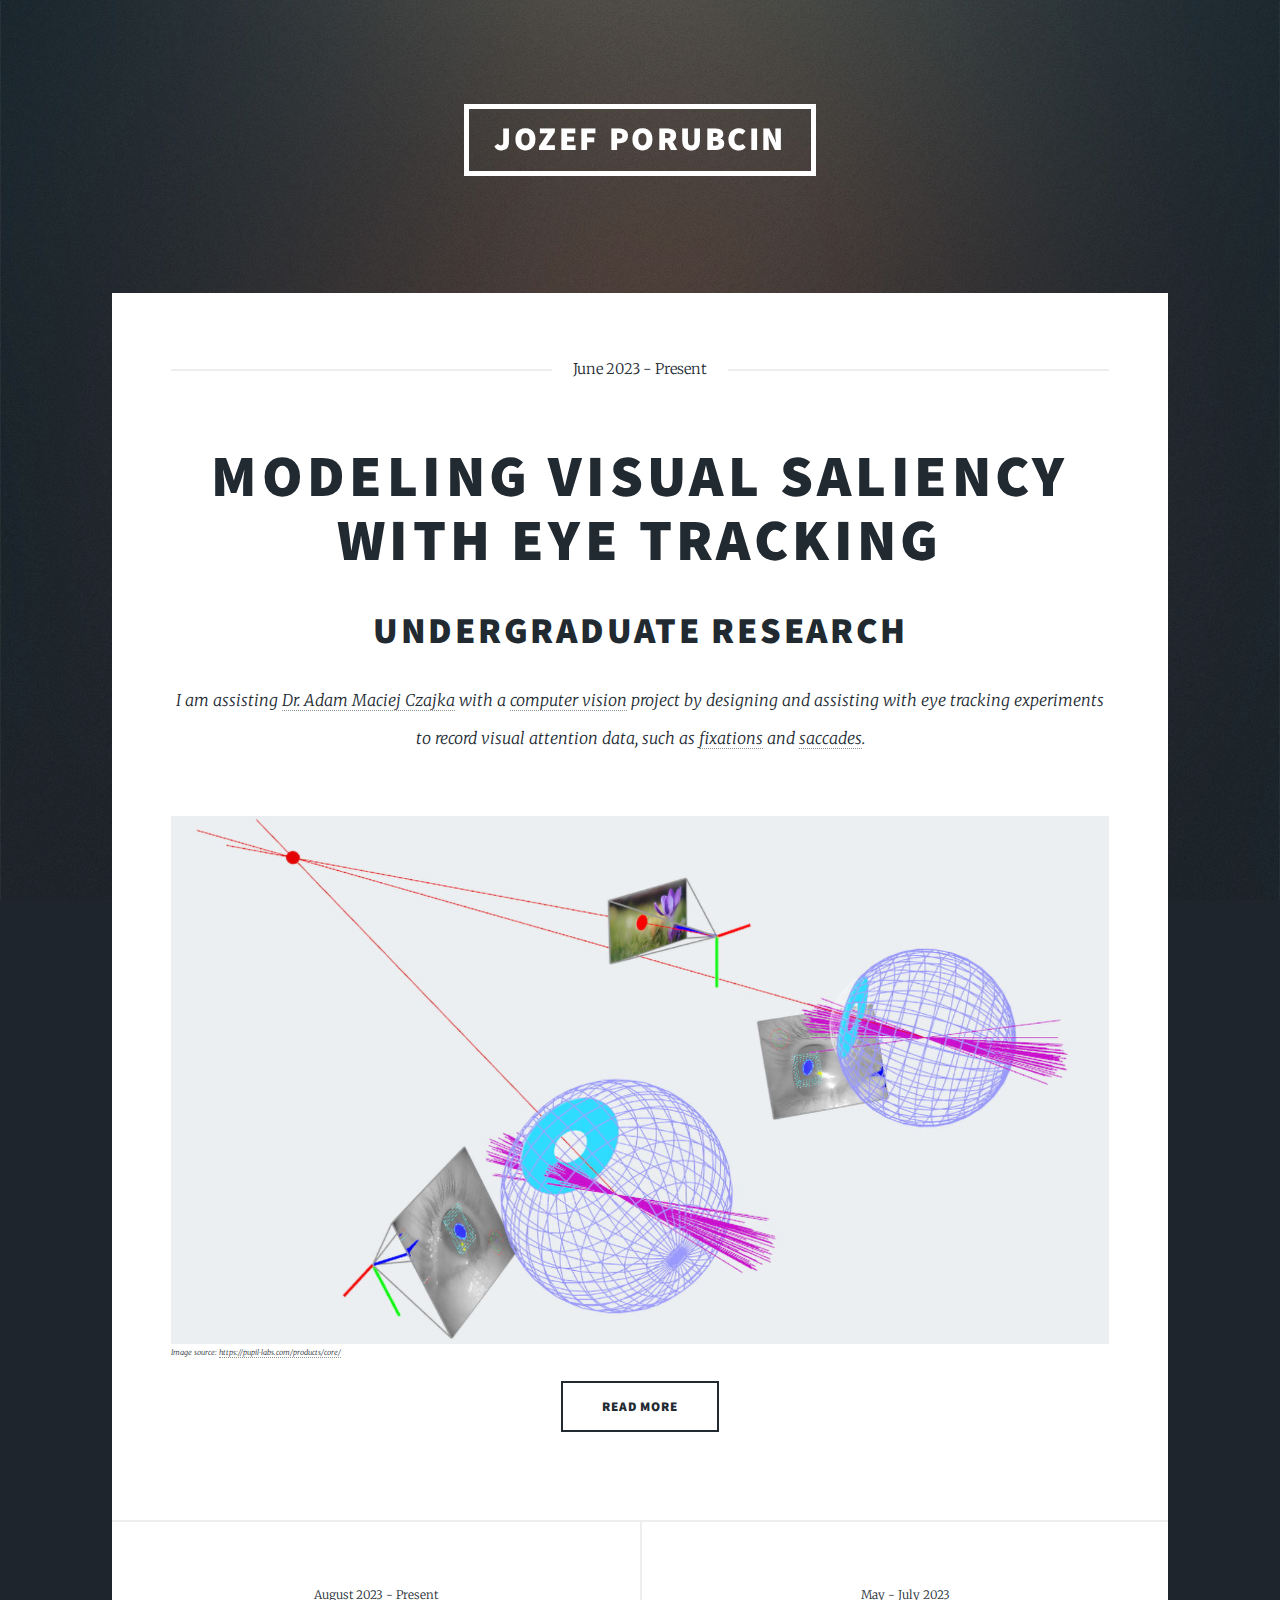
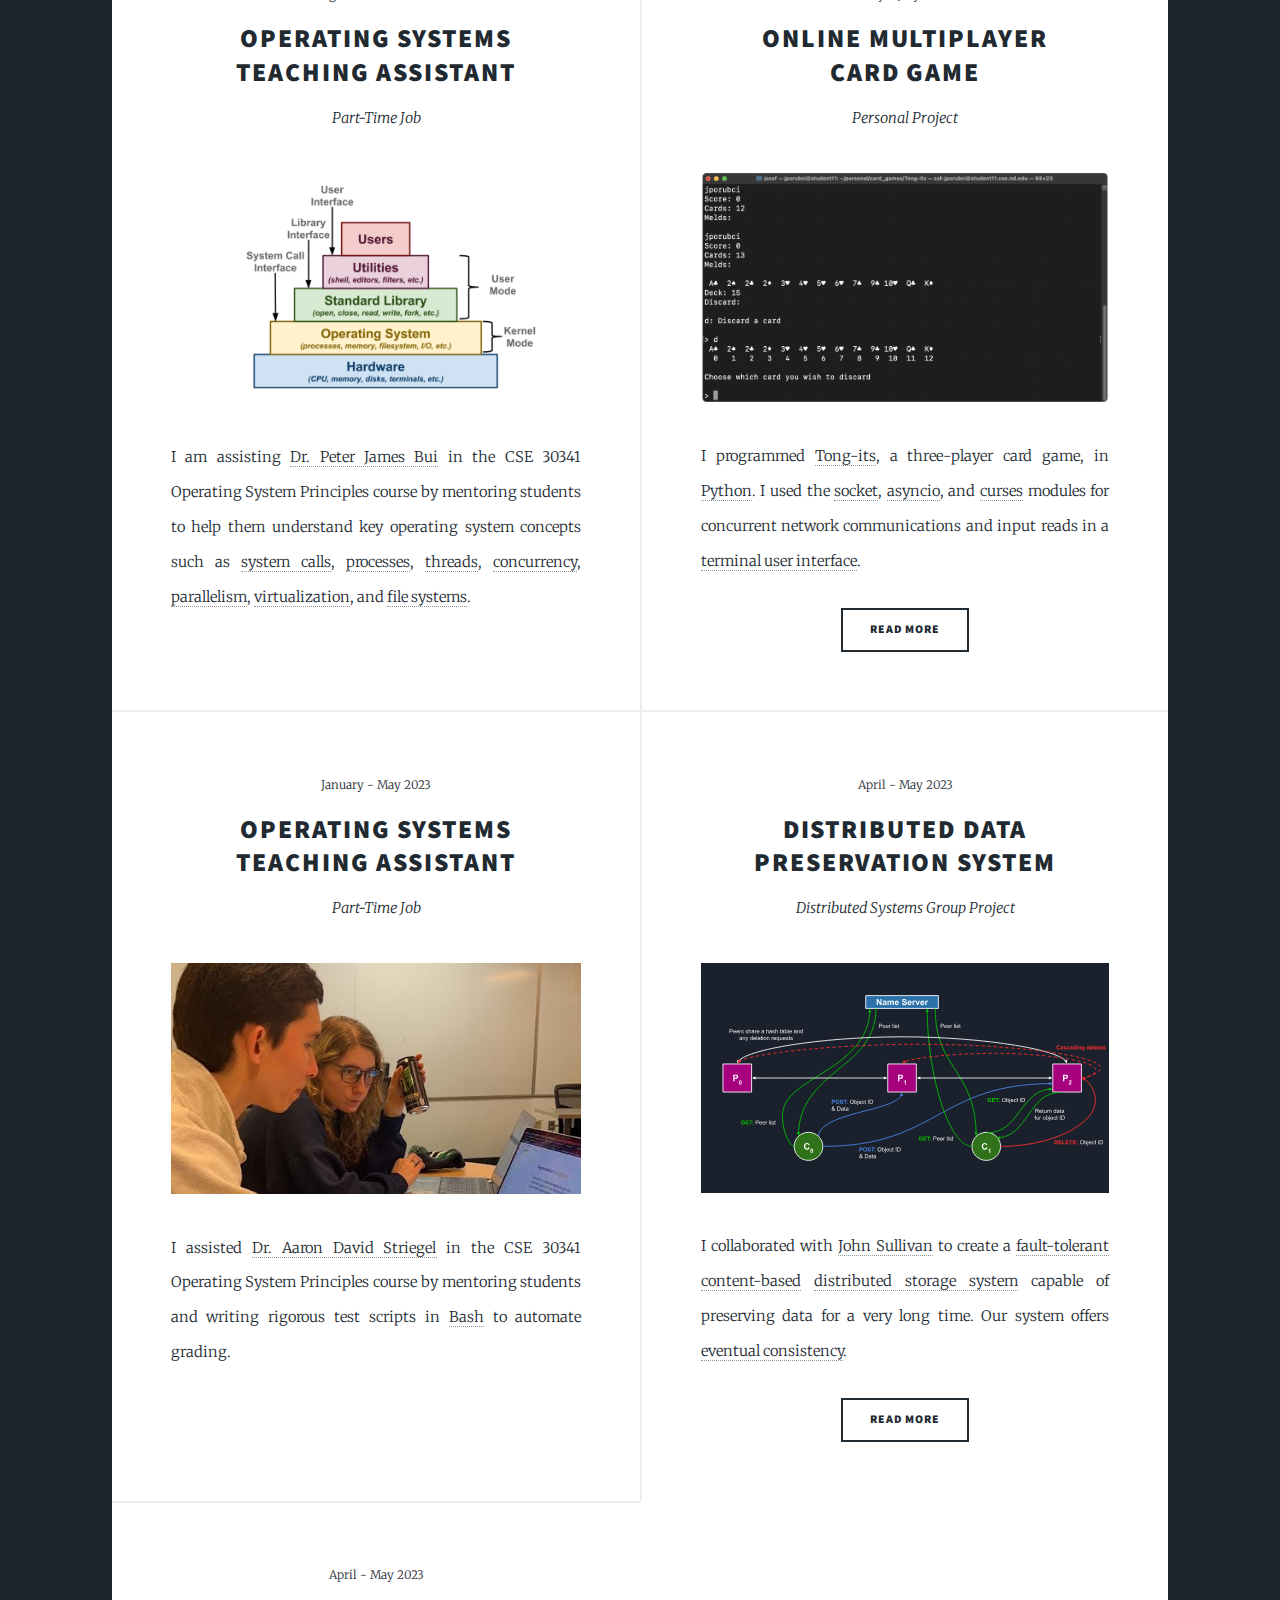
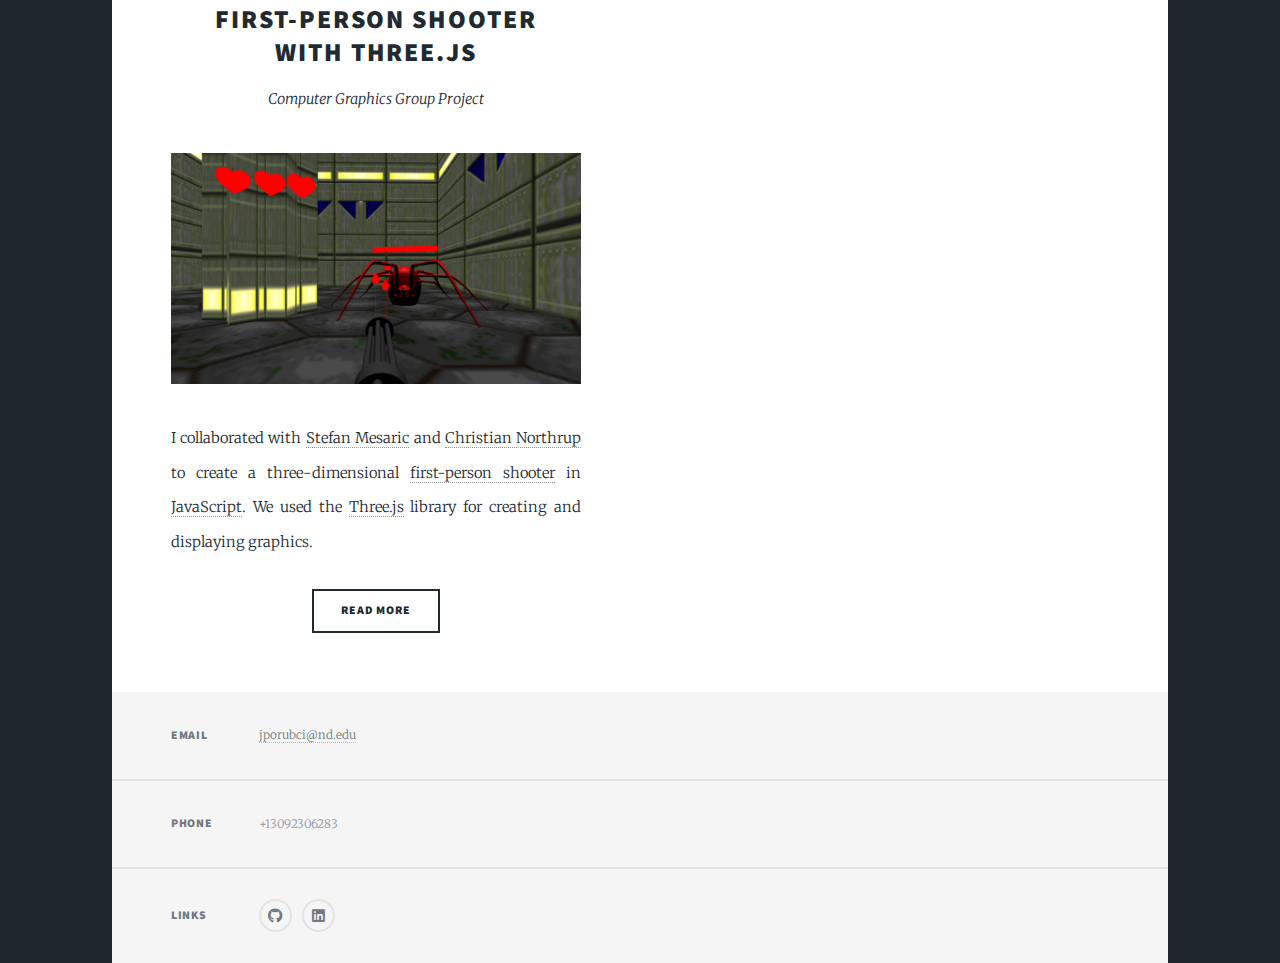
<file: index.html>
<!DOCTYPE HTML>
<html>
	<head>
		<title>Jozef Porubcin</title>
		<meta charset="utf-8"/>
		<meta name="viewport" content="width=device-width, initial-scale=1, user-scalable=no"/>
		<link rel="stylesheet" href="assets/css/main.css"/>
		<noscript><link rel="stylesheet" href="assets/css/noscript.css"/></noscript>
	</head>
	<body class="is-preload">

		<!-- Wrapper -->
			<div id="wrapper" class="fade-in">
				<!-- Header -->
					<header id="header">
						<a class="logo">Jozef Porubcin</a>
					</header>

				<!-- Main -->
					<div id="main">

						<!-- Featured Post -->
							<article class="post featured">
								<header class="major">
									<span class="date">June 2023 - Present</span>
									<h2>Modeling Visual Saliency <br>with Eye Tracking</h2>
									<h3>Undergraduate Research</h3>
									<p style="font-size: 1.1rem">I am assisting <a href="https://www.linkedin.com/in/adam-maciej-czajka/" target="_blank" rel="noopener noreferrer">Dr. Adam Maciej Czajka</a> with a <a href="https://en.wikipedia.org/wiki/Computer_vision" target="_blank" rel="noopener noreferrer">computer vision</a> project by designing and assisting with eye tracking experiments to record visual attention data, such as <a href="https://en.wikipedia.org/wiki/Fixation_(visual)" target="_blank" rel="noopener noreferrer">fixations</a> and <a href="https://en.wikipedia.org/wiki/Saccade" target="_blank" rel="noopener noreferrer">saccades</a>.</p>
								</header>
								<div class="image fit"><img src="images/pupilcore.png" alt=""/>
									<div class="credits" style="font-size: 0.5rem; font-style: italic; text-align: left">Image source: <a href="https://pupil-labs.com/products/core/" target="_blank" rel="noopener noreferrer">https://pupil-labs.com/products/core/</a></div>
								</div>
								<ul class="actions special">
									<li><a href="r_su23-fa23.html" class="button large">Read More</a></li>
								</ul>
							</article>

						<!-- Posts -->
							<section class="posts">
								<article>
									<header>
										<span class="date">August 2023 - Present</span>
										<h2>Operating Systems <br>Teaching Assistant</h2>
										<p style="text-align:center">Part-Time Job</p>
									</header>
									<div class="image fit"><img src="images/Bui.png" alt=""/>
										<div class="credits" style="font-size: 0.5rem; font-style: italic"></div>
									</div>
									<p>I am assisting <a href="https://www3.nd.edu/~pbui/" target="_blank" rel="noopener noreferrer">Dr. Peter James Bui</a> in the CSE 30341 Operating System Principles course by mentoring students to help them understand key operating system concepts such as <a href="https://en.wikipedia.org/wiki/System_call" target="_blank" rel="noopener noreferrer">system calls</a>, <a href="https://en.wikipedia.org/wiki/Process_(computing)" target="_blank" rel="noopener noreferrer">processes</a>, <a href="https://en.wikipedia.org/wiki/Thread_(computing)" target="_blank" rel="noopener noreferrer">threads</a>, <a href="https://en.wikipedia.org/wiki/Concurrency_(computer_science)" target="_blank" rel="noopener noreferrer">concurrency</a>, <a href="https://en.wikipedia.org/wiki/Parallel_computing" target="_blank" rel="noopener noreferrer">parallelism</a>, <a href="https://en.wikipedia.org/wiki/Virtualization" target="_blank" rel="noopener noreferrer">virtualization</a>, and <a href="https://en.wikipedia.org/wiki/File_system" target="_blank" rel="noopener noreferrer">file systems</a>.</p>
									<!--<ul class="actions special">
										<li><a href="ta_fa23.html" class="button">Read More</a></li>
									</ul>-->
								</article>
								<article>
									<header>
										<span class="date">May - July 2023</span>
										<h2>Online Multiplayer <br>Card Game</h2>
										<p style="text-align:center">Personal Project</p>
									</header>
									<div class="image fit"><img src="images/Tong-its.png" alt=""/>
										<div class="credits" style="font-size: 0.5rem; font-style: italic"></div>
									</div>
									<p>I programmed <a href="https://en.wikipedia.org/wiki/Tong-its" target="_blank" rel="noopener noreferrer">Tong-its</a>, a three-player card game, in <a href="https://en.wikipedia.org/wiki/Python_(programming_language)" target="_blank" rel="noopener noreferrer">Python</a>. I used the <a href="https://docs.python.org/3/library/socket.html" target="_blank" rel="noopener noreferrer">socket</a>, <a href="https://docs.python.org/3/library/asyncio.html" target="_blank" rel="noopener noreferrer">asyncio</a>, and <a href="https://docs.python.org/3/library/curses.html" target="_blank" rel="noopener noreferrer">curses</a> modules for concurrent network communications and input reads in a <a href="https://en.wikipedia.org/wiki/Text-based_user_interface" target="_blank" rel="noopener noreferrer">terminal user interface</a>.</p>
									<ul class="actions special">
										<li><a href="tong-its.html" class="button">Read More</a></li>
									</ul>
								</article>
								<article>
									<header>
										<span class="date">January - May 2023</span>
										<h2>Operating Systems <br>Teaching Assistant</h2>
										<p style="text-align:center">Part-Time Job</p>
									</header>
									<div class="image fit"><img src="images/Striegel.png" alt=""/>
										<div class="credits" style="font-size: 0.5rem; font-style: italic"></div>
									</div>
									<p>I assisted <a href="https://www.linkedin.com/in/aaron-striegel-3709bb5/" target="_blank" rel="noopener noreferrer">Dr. Aaron David Striegel</a> in the CSE 30341 Operating System Principles course by mentoring students and writing rigorous test scripts in <a href="https://en.wikipedia.org/wiki/Bash_(Unix_shell)" target="_blank" rel="noopener noreferrer">Bash</a> to automate grading.</p>
									<!--<ul class="actions special">
										<li><a href="ta_sp23.html" class="button">Read More</a></li>
									</ul>-->
								</article>
								<article>
									<header>
										<span class="date">April - May 2023</span>
										<h2>Distributed Data <br>Preservation System</h2>
										<p style="text-align:center">Distributed Systems Group Project</p>
									</header>
									<div class="image fit"><img src="images/sPin.svg" alt=""/>
										<div class="credits" style="font-size: 0.5rem; font-style: italic"></div>
									</div>
									<p>I collaborated with <a href="https://www.linkedin.com/in/jpsull/" target="_blank" rel="noopener noreferrer">John Sullivan</a> to create a <a href="https://en.wikipedia.org/wiki/Fault_tolerance" target="_blank" rel="noopener noreferrer">fault-tolerant</a> <a href="https://en.wikipedia.org/wiki/Content-addressable_storage" target="_blank" rel="noopener noreferrer">content-based</a> <a href="https://en.wikipedia.org/wiki/Distributed_data_store" target="_blank" rel="noopener noreferrer">distributed storage system</a> capable of preserving data for a very long time. Our system offers <a href="https://en.wikipedia.org/wiki/Eventual_consistency" target="_blank" rel="noopener noreferrer">eventual consistency</a>.</p>
									<ul class="actions special">
										<li><a href="ds_sp23.html" class="button">Read More</a></li>
									</ul>
								</article>
								<article>
									<header>
										<span class="date">April - May 2023</span>
										<h2>First-Person Shooter <br>with Three.js</h2>
										<p style="text-align:center">Computer Graphics Group Project</p>
									</header>
									<div class="image fit"><img src="images/Doom.png" alt=""/>
										<div class="credits" style="font-size: 0.5rem; font-style: italic"></div>
									</div>
									<p>I collaborated with <a href="https://www.linkedin.com/in/stefan-mesaric-667bb41b7/" target="_blank" rel="noopener noreferrer">Stefan Mesaric</a> and <a href="https://www.linkedin.com/in/christian-northrup-35400326b/" target="_blank" rel="noopener noreferrer">Christian Northrup</a> to create a three-dimensional <a href="https://en.wikipedia.org/wiki/First-person_shooter" target="_blank" rel="noopener noreferrer">first-person shooter</a> in <a href="https://en.wikipedia.org/wiki/JavaScript" target="_blank" rel="noopener noreferrer">JavaScript</a>. We used the <a href="https://en.wikipedia.org/wiki/Three.js" target="_blank" rel="noopener noreferrer">Three.js</a> library for creating and displaying graphics.</p>
									<ul class="actions special">
										<li><a href="cg_sp23.html" class="button">Read More</a></li>
									</ul>
								</article>
							</section>
					</div>

				<!-- Footer -->
					<footer id="footer">
						<section class="split contact">
							<section>
								<h3>Email</h3>
								<p><a href="mailto:jporubci@nd.edu">jporubci@nd.edu</a></p>
							</section>
							<section>
								<h3>Phone</h3>
								<p>+13092306283</p>
							</section>
							<section>
								<h3>Links</h3>
								<ul class="icons alt">
									<li><a href="https://github.com/jporubci" target="_blank" rel="noopener noreferrer" class="icon brands alt fa-github"><span class="label">GitHub</span></a></li>
									<li><a href="https://www.linkedin.com/in/jozef-p/" target="_blank" rel="noopener noreferrer" class="icon brands alt fa-linkedin"><span class="label">LinkedIn</span></a></li>
								</ul>
							</section>
						</section>
					</footer>
			</div>

		<!-- Scripts -->
			<script src="assets/js/jquery.min.js"></script>
			<script src="assets/js/jquery.scrollex.min.js"></script>
			<script src="assets/js/jquery.scrolly.min.js"></script>
			<script src="assets/js/browser.min.js"></script>
			<script src="assets/js/breakpoints.min.js"></script>
			<script src="assets/js/util.js"></script>
			<script src="assets/js/main.js"></script>

	</body>
</html>
</file>
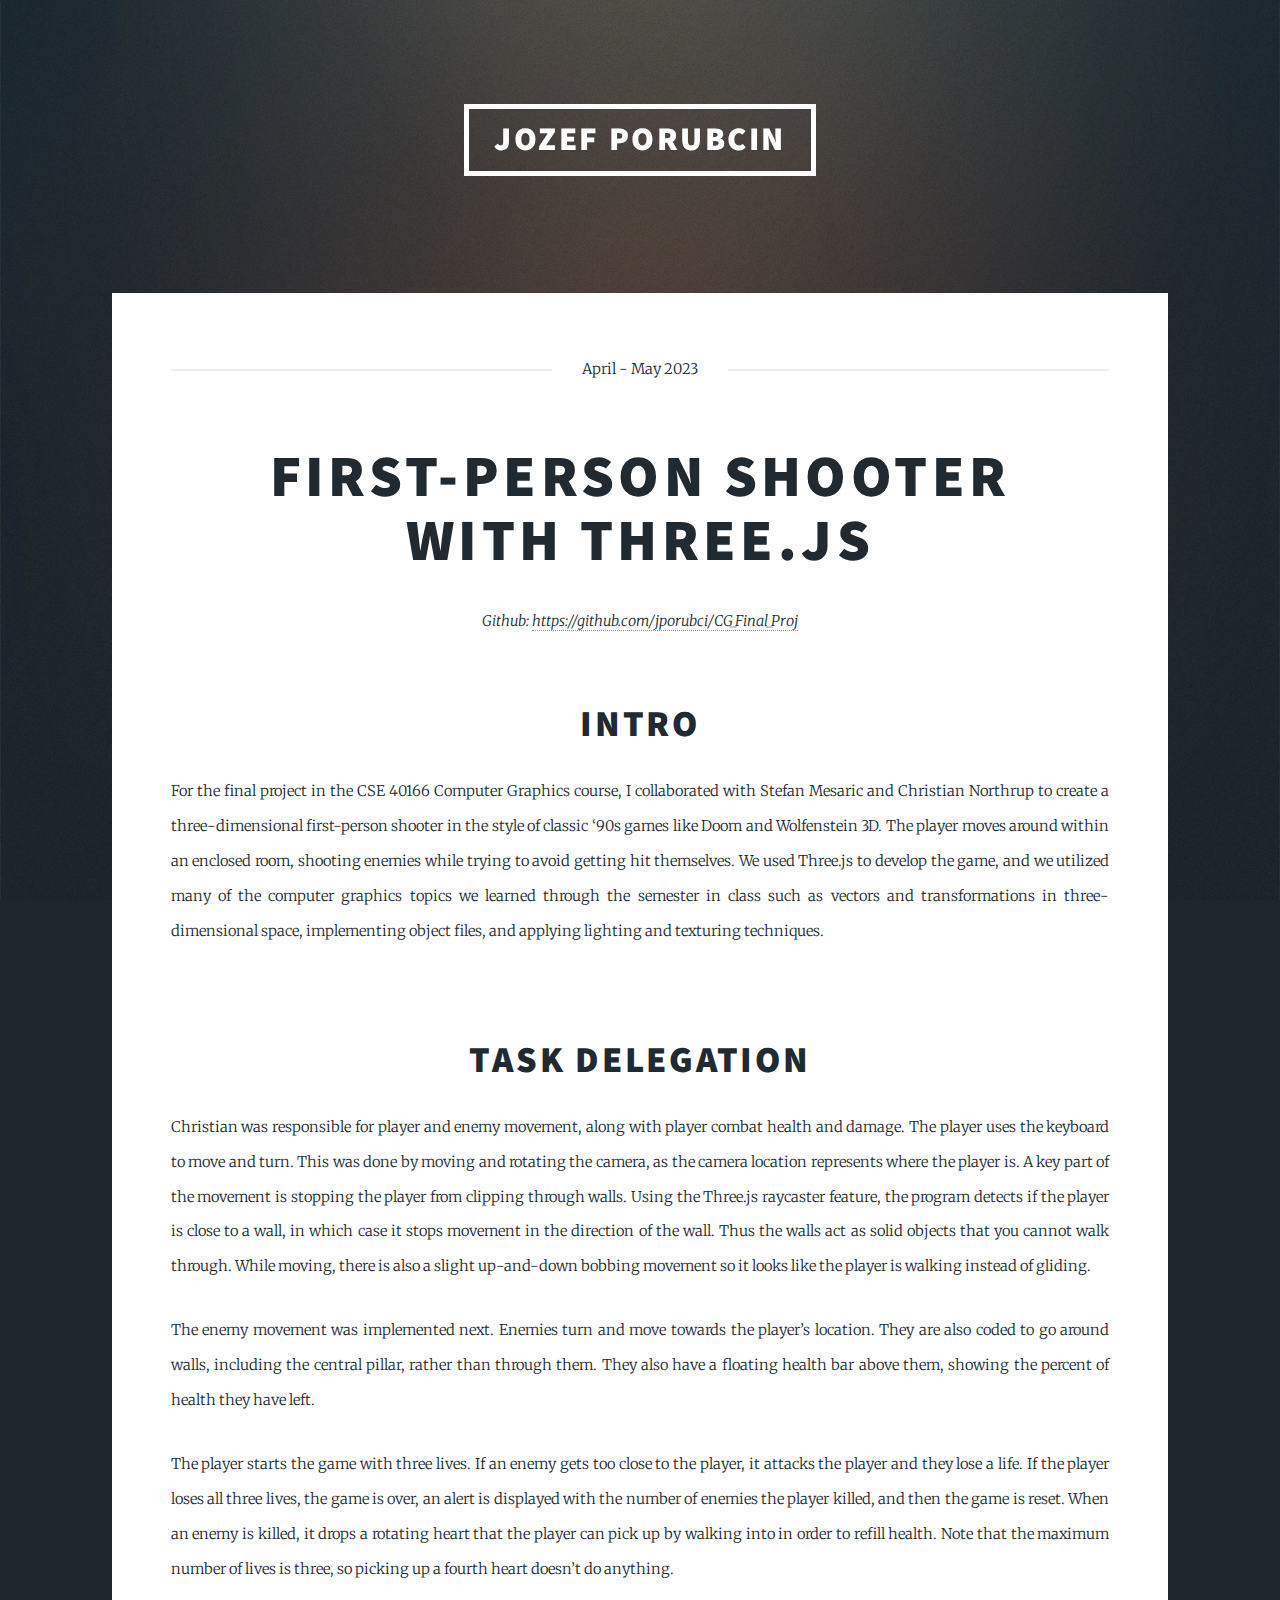
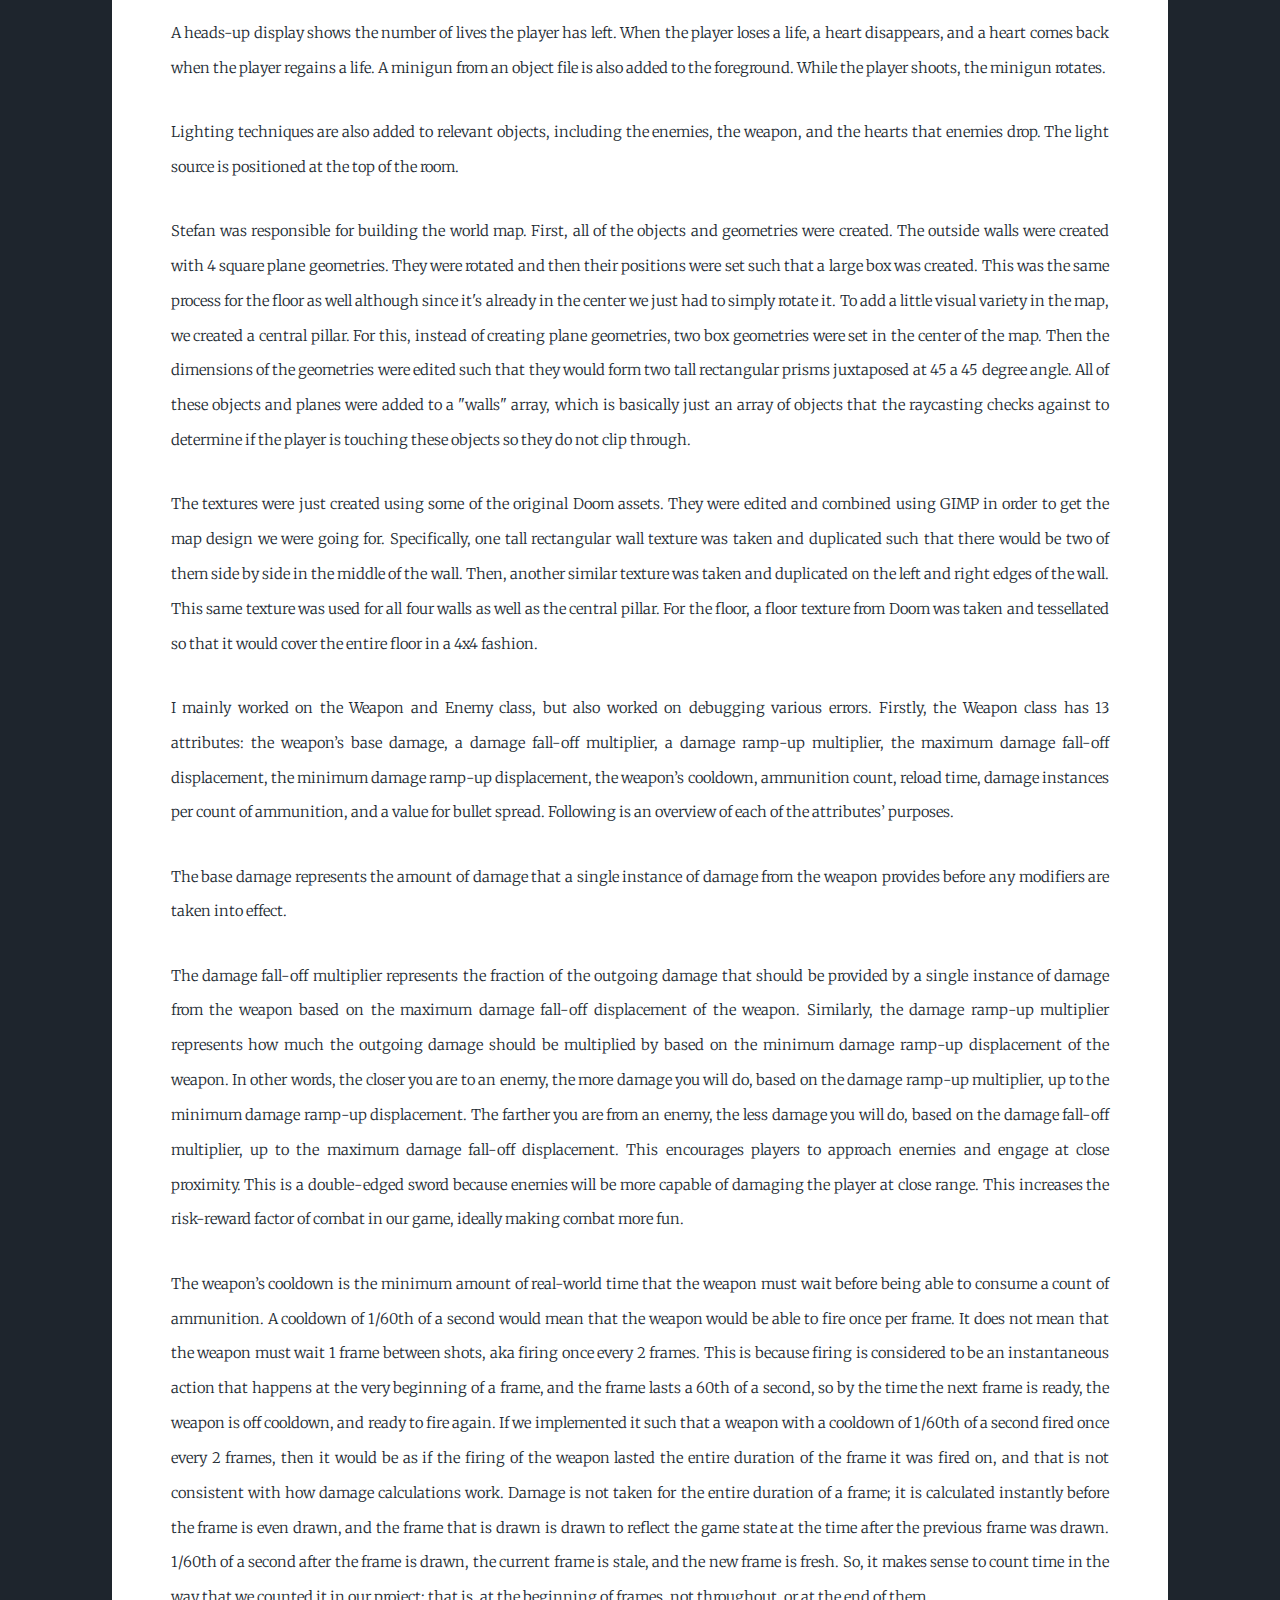
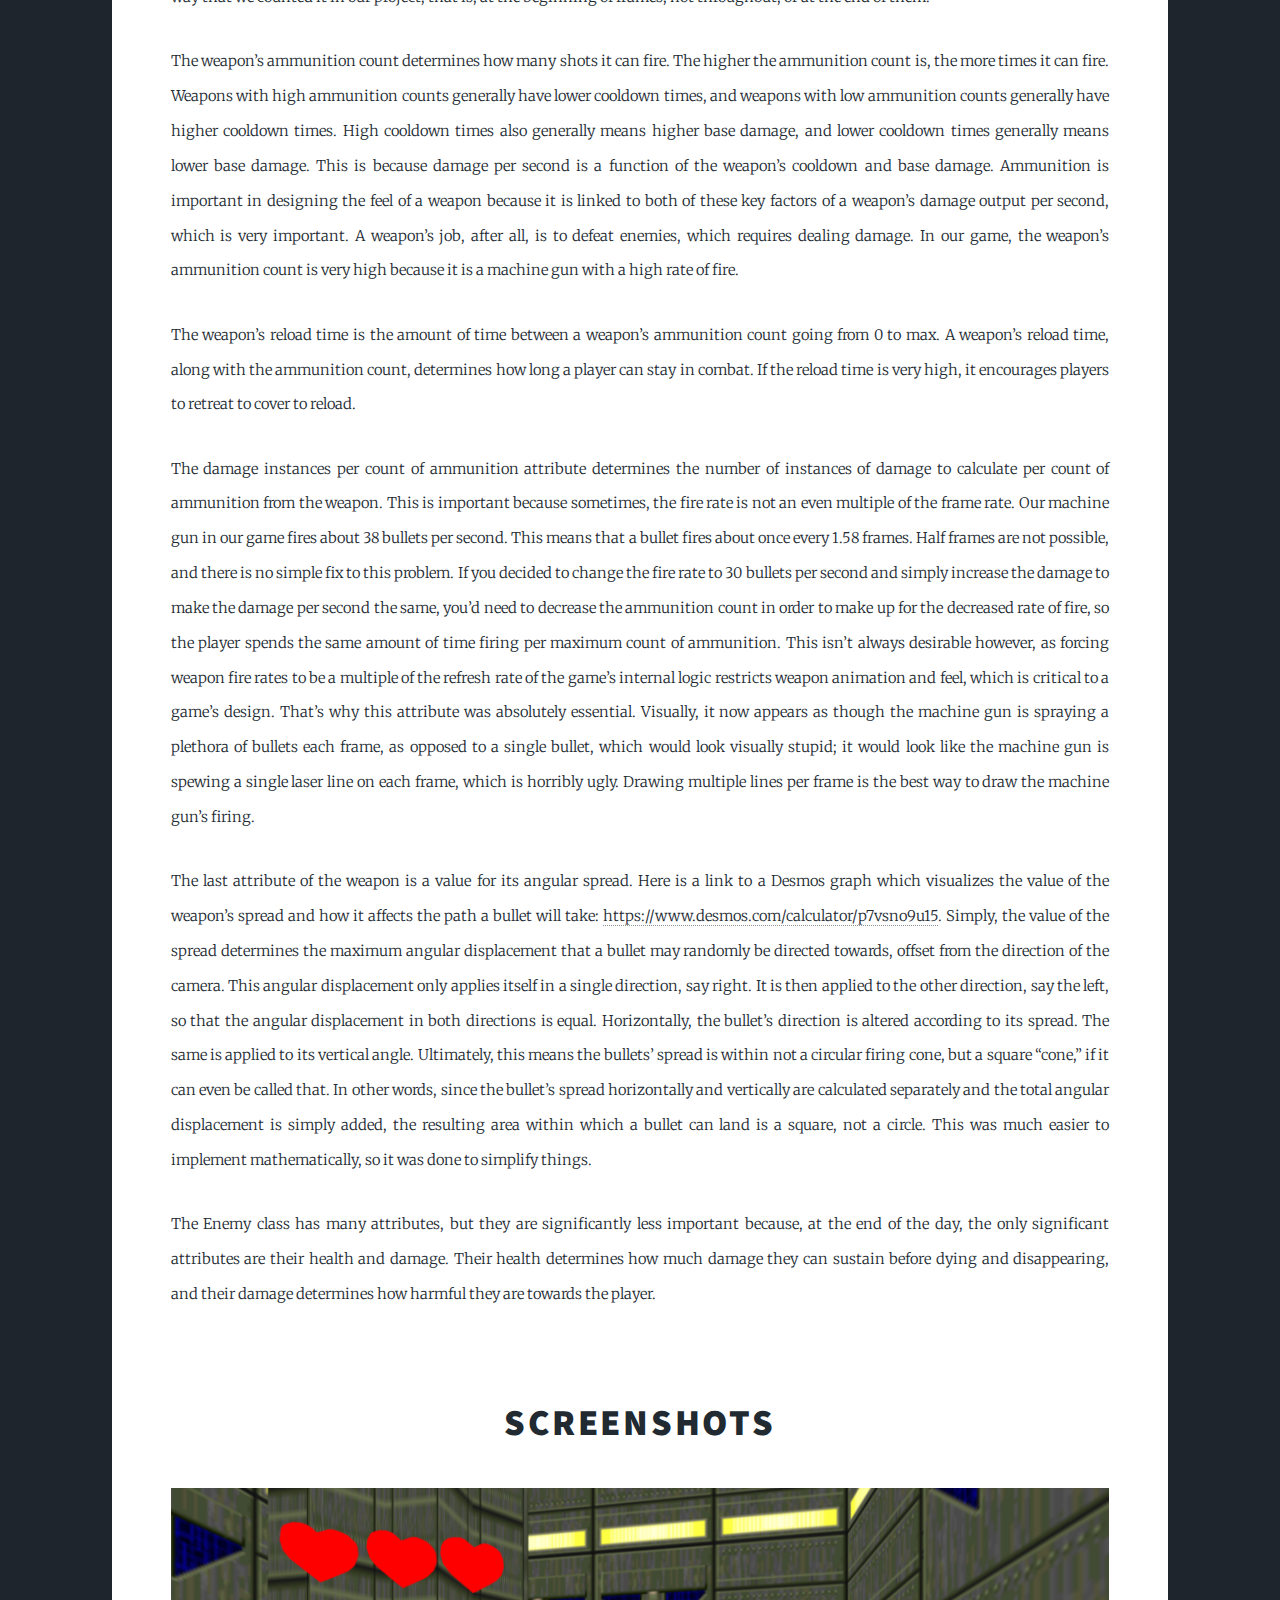
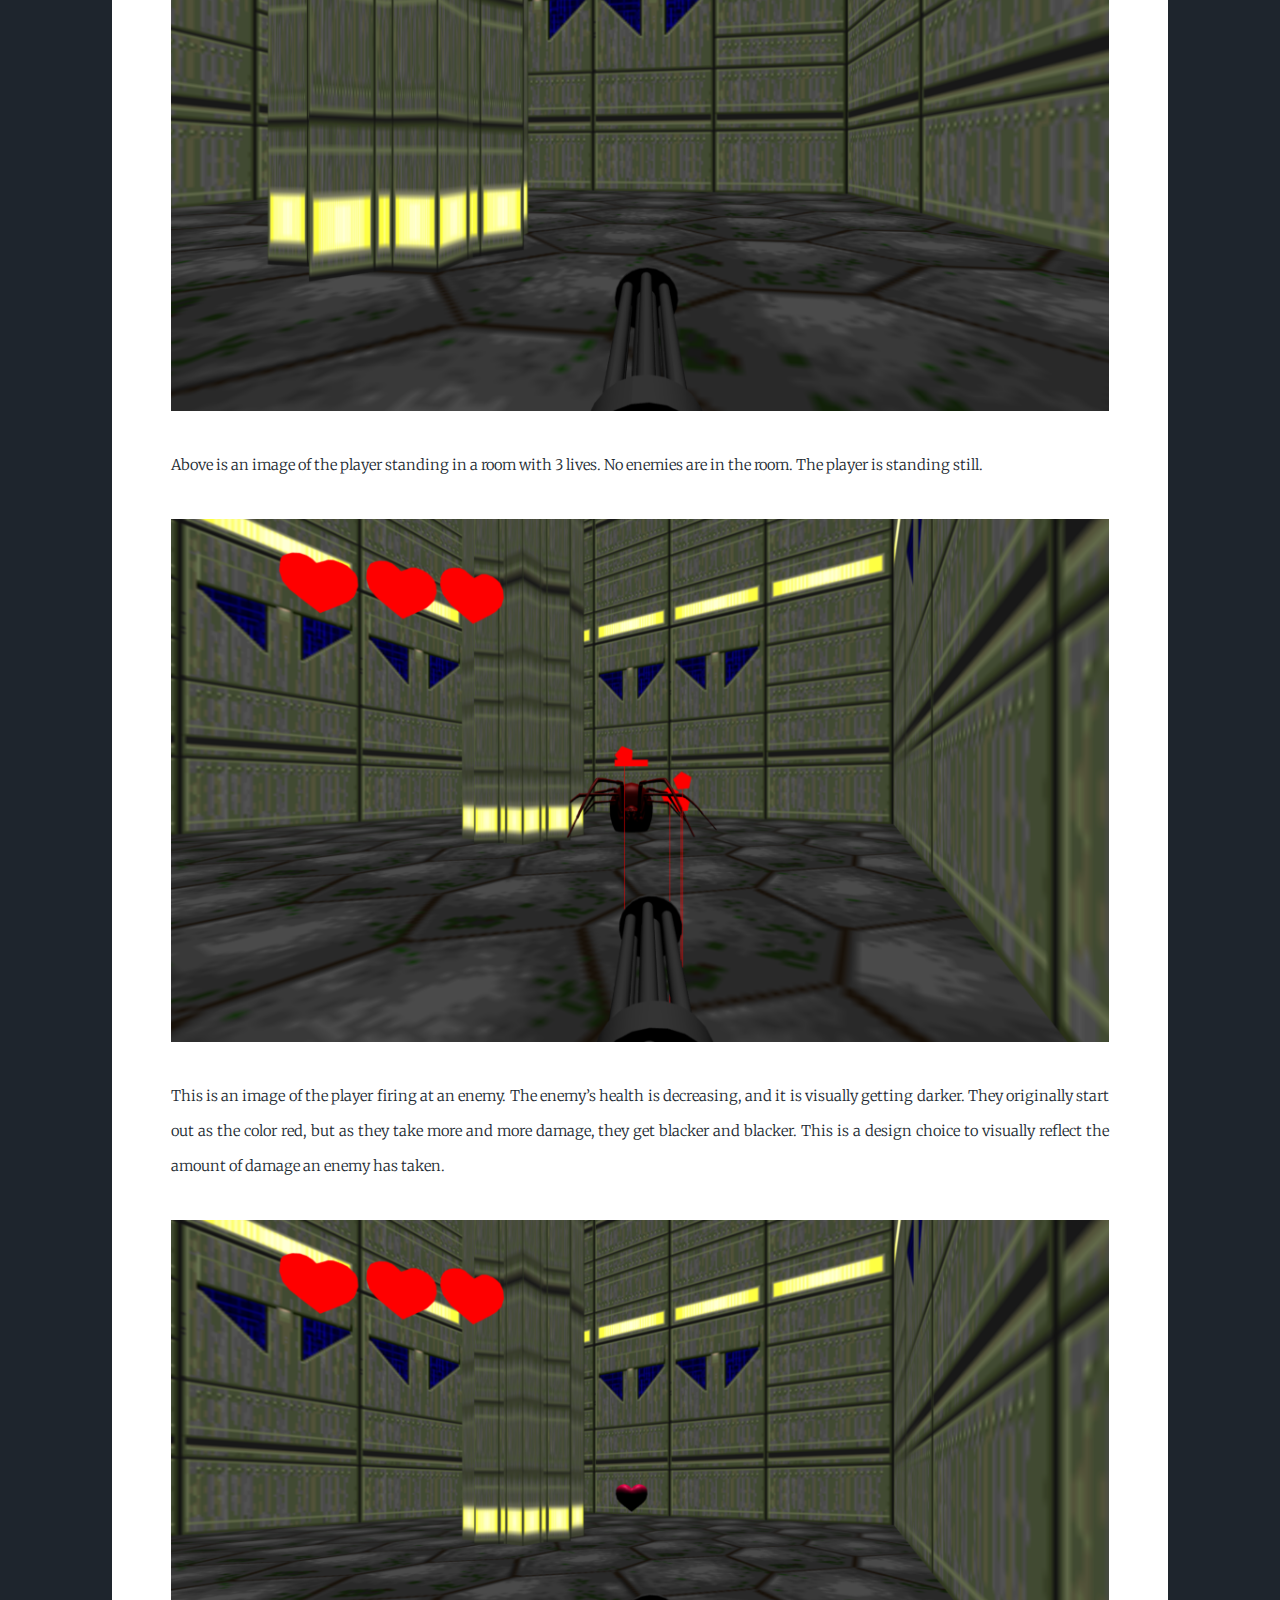
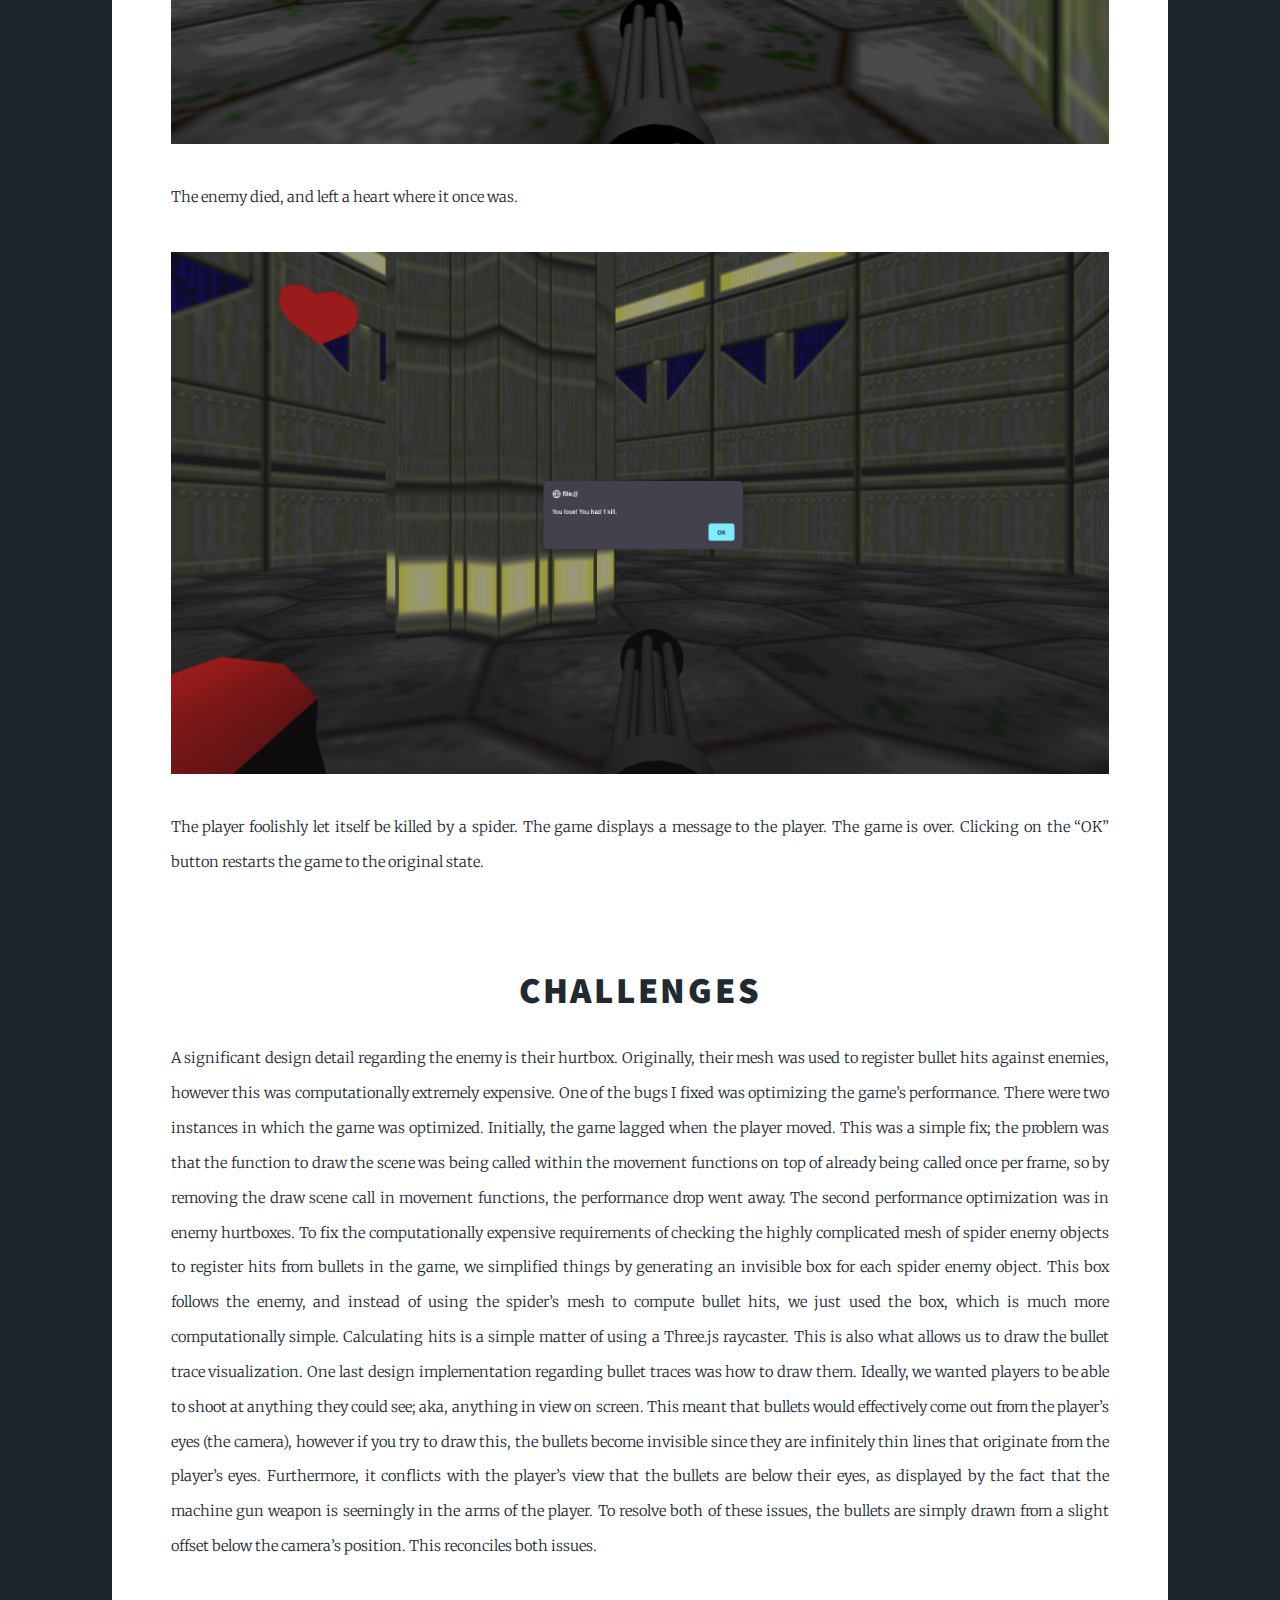
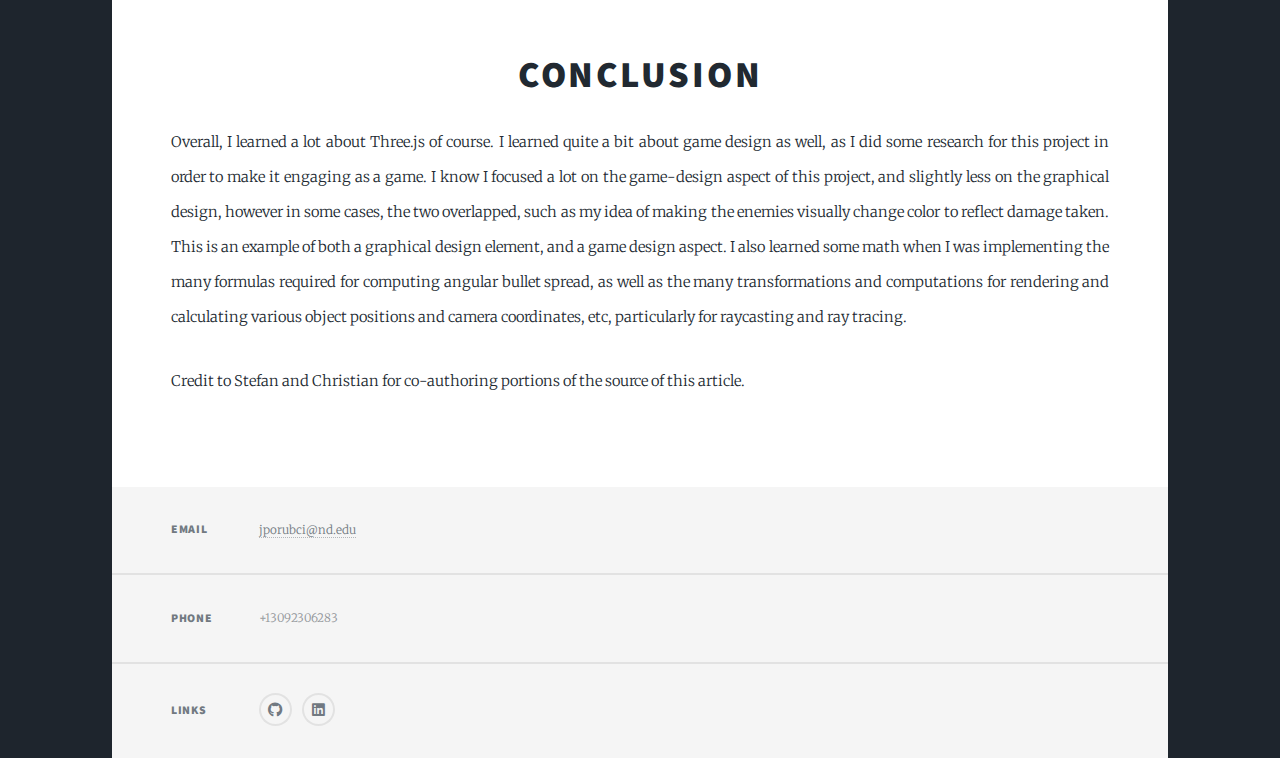
<file: cg_sp23.html>
<!DOCTYPE HTML>
<html>
	<head>
		<title>First-Person Shooter with Three.js</title>
		<meta charset="utf-8"/>
		<meta name="viewport" content="width=device-width, initial-scale=1, user-scalable=no"/>
		<link rel="stylesheet" href="assets/css/main.css"/>
		<noscript><link rel="stylesheet" href="assets/css/noscript.css"/></noscript>
	</head>
	<body class="is-preload">

		<!-- Wrapper -->
			<div id="wrapper" class="fade-in">
				<!-- Header -->
					<header id="header">
						<a class="logo">Jozef Porubcin</a>
					</header>

				<!-- Main -->
					<div id="main">

						<!-- Featured Post -->
							<section class="post featured">
								<header class="major">
									<span class="date">April - May 2023</span>
									<h2>First-Person Shooter <br>with Three.js</h2>
									<p>Github: <a href="https://github.com/jporubci/CG_Final_Proj" target="_blank" rel="noopener noreferrer">https://github.com/jporubci/CG_Final_Proj</a></p>
								</header>
								<h3>Intro</h3>
								<p>For the final project in the CSE 40166 Computer Graphics course, I collaborated with Stefan Mesaric and Christian Northrup to create a three-dimensional first-person shooter in the style of classic ‘90s games like Doom and Wolfenstein 3D. The player moves around within an enclosed room, shooting enemies while trying to avoid getting hit themselves. We used Three.js to develop the game, and we utilized many of the computer graphics topics we learned through the semester in class such as vectors and transformations in three-dimensional space, implementing object files, and applying lighting and texturing techniques.</p>
								<h3><br>Task Delegation</h3>
								<p>Christian was responsible for player and enemy movement, along with player combat health and damage. The player uses the keyboard to move and turn. This was done by moving and rotating the camera, as the camera location represents where the player is. A key part of the movement is stopping the player from clipping through walls. Using the Three.js raycaster feature, the program detects if the player is close to a wall, in which case it stops movement in the direction of the wall. Thus the walls act as solid objects that you cannot walk through. While moving, there is also a slight up-and-down bobbing movement so it looks like the player is walking instead of gliding.</p>
								<p>The enemy movement was implemented next. Enemies turn and move towards the player’s location. They are also coded to go around walls, including the central pillar, rather than through them. They also have a floating health bar above them, showing the percent of health they have left.</p>
								<p>The player starts the game with three lives. If an enemy gets too close to the player, it attacks the player and they lose a life. If the player loses all three lives, the game is over, an alert is displayed with the number of enemies the player killed, and then the game is reset. When an enemy is killed, it drops a rotating heart that the player can pick up by walking into in order to refill health. Note that the maximum number of lives is three, so picking up a fourth heart doesn’t do anything.</p>
								<p>A heads-up display shows the number of lives the player has left. When the player loses a life, a heart disappears, and a heart comes back when the player regains a life. A minigun from an object file is also added to the foreground. While the player shoots, the minigun rotates.</p>
								<p>Lighting techniques are also added to relevant objects, including the enemies, the weapon, and the hearts that enemies drop. The light source is positioned at the top of the room.</p>
								<p>Stefan was responsible for building the world map. First, all of the objects and geometries were created. The outside walls were created with 4 square plane geometries. They were rotated and then their positions were set such that a large box was created. This was the same process for the floor as well although since it's already in the center we just had to simply rotate it. To add a little visual variety in the map, we created a central pillar. For this, instead of creating plane geometries, two box geometries were set in the center of the map. Then the dimensions of the geometries were edited such that they would form two tall rectangular prisms juxtaposed at 45 a 45 degree angle. All of these objects and planes were added to a "walls" array, which is basically just an array of objects that the raycasting checks against to determine if the player is touching these objects so they do not clip through.</p>
								<p>The textures were just created using some of the original Doom assets. They were edited and combined using GIMP in order to get the map design we were going for. Specifically, one tall rectangular wall texture was taken and duplicated such that there would be two of them side by side in the middle of the wall. Then, another similar texture was taken and duplicated on the left and right edges of the wall. This same texture was used for all four walls as well as the central pillar. For the floor, a floor texture from Doom was taken and tessellated so that it would cover the entire floor in a 4x4 fashion.</p>
								<p>I mainly worked on the Weapon and Enemy class, but also worked on debugging various errors. Firstly, the Weapon class has 13 attributes: the weapon’s base damage, a damage fall-off multiplier, a damage ramp-up multiplier, the maximum damage fall-off displacement, the minimum damage ramp-up displacement, the weapon’s cooldown, ammunition count, reload time, damage instances per count of ammunition, and a value for bullet spread. Following is an overview of each of the attributes’ purposes.</p>
								<p>The base damage represents the amount of damage that a single instance of damage from the weapon provides before any modifiers are taken into effect.</p>
								<p>The damage fall-off multiplier represents the fraction of the outgoing damage that should be provided by a single instance of damage from the weapon based on the maximum damage fall-off displacement of the weapon. Similarly, the damage ramp-up multiplier represents how much the outgoing damage should be multiplied by based on the minimum damage ramp-up displacement of the weapon. In other words, the closer you are to an enemy, the more damage you will do, based on the damage ramp-up multiplier, up to the minimum damage ramp-up displacement. The farther you are from an enemy, the less damage you will do, based on the damage fall-off multiplier, up to the maximum damage fall-off displacement. This encourages players to approach enemies and engage at close proximity. This is a double-edged sword because enemies will be more capable of damaging the player at close range. This increases the risk-reward factor of combat in our game, ideally making combat more fun.</p>
								<p>The weapon’s cooldown is the minimum amount of real-world time that the weapon must wait before being able to consume a count of ammunition. A cooldown of 1/60th of a second would mean that the weapon would be able to fire once per frame. It does not mean that the weapon must wait 1 frame between shots, aka firing once every 2 frames. This is because firing is considered to be an instantaneous action that happens at the very beginning of a frame, and the frame lasts a 60th of a second, so by the time the next frame is ready, the weapon is off cooldown, and ready to fire again. If we implemented it such that a weapon with a cooldown of 1/60th of a second fired once every 2 frames, then it would be as if the firing of the weapon lasted the entire duration of the frame it was fired on, and that is not consistent with how damage calculations work. Damage is not taken for the entire duration of a frame; it is calculated instantly before the frame is even drawn, and the frame that is drawn is drawn to reflect the game state at the time after the previous frame was drawn. 1/60th of a second after the frame is drawn, the current frame is stale, and the new frame is fresh. So, it makes sense to count time in the way that we counted it in our project; that is, at the beginning of frames, not throughout, or at the end of them.</p>
								<p>The weapon’s ammunition count determines how many shots it can fire. The higher the ammunition count is, the more times it can fire. Weapons with high ammunition counts generally have lower cooldown times, and weapons with low ammunition counts generally have higher cooldown times. High cooldown times also generally means higher base damage, and lower cooldown times generally means lower base damage. This is because damage per second is a function of the weapon’s cooldown and base damage. Ammunition is important in designing the feel of a weapon because it is linked to both of these key factors of a weapon’s damage output per second, which is very important. A weapon’s job, after all, is to defeat enemies, which requires dealing damage. In our game, the weapon’s ammunition count is very high because it is a machine gun with a high rate of fire.</p>
								<p>The weapon’s reload time is the amount of time between a weapon’s ammunition count going from 0 to max. A weapon’s reload time, along with the ammunition count, determines how long a player can stay in combat. If the reload time is very high, it encourages players to retreat to cover to reload.</p>
								<p>The damage instances per count of ammunition attribute determines the number of instances of damage to calculate per count of ammunition from the weapon. This is important because sometimes, the fire rate is not an even multiple of the frame rate. Our machine gun in our game fires about 38 bullets per second. This means that a bullet fires about once every 1.58 frames. Half frames are not possible, and there is no simple fix to this problem. If you decided to change the fire rate to 30 bullets per second and simply increase the damage to make the damage per second the same, you’d need to decrease the ammunition count in order to make up for the decreased rate of fire, so the player spends the same amount of time firing per maximum count of ammunition. This isn’t always desirable however, as forcing weapon fire rates to be a multiple of the refresh rate of the game’s internal logic restricts weapon animation and feel, which is critical to a game’s design. That’s why this attribute was absolutely essential. Visually, it now appears as though the machine gun is spraying a plethora of bullets each frame, as opposed to a single bullet, which would look visually stupid; it would look like the machine gun is spewing a single laser line on each frame, which is horribly ugly. Drawing multiple lines per frame is the best way to draw the machine gun’s firing.</p>
								<p>The last attribute of the weapon is a value for its angular spread. Here is a link to a Desmos graph which visualizes the value of the weapon’s spread and how it affects the path a bullet will take: <a href="https://www.desmos.com/calculator/p7vsno9u15" target="_blank" rel="noopener noreferrer">https://www.desmos.com/calculator/p7vsno9u15</a>. Simply, the value of the spread determines the maximum angular displacement that a bullet may randomly be directed towards, offset from the direction of the camera. This angular displacement only applies itself in a single direction, say right. It is then applied to the other direction, say the left, so that the angular displacement in both directions is equal. Horizontally, the bullet’s direction is altered according to its spread. The same is applied to its vertical angle. Ultimately, this means the bullets’ spread is within not a circular firing cone, but a square “cone,” if it can even be called that. In other words, since the bullet’s spread horizontally and vertically are calculated separately and the total angular displacement is simply added, the resulting area within which a bullet can land is a square, not a circle. This was much easier to implement mathematically, so it was done to simplify things.</p>
								<p>The Enemy class has many attributes, but they are significantly less important because, at the end of the day, the only significant attributes are their health and damage. Their health determines how much damage they can sustain before dying and disappearing, and their damage determines how harmful they are towards the player.</p>
								<h3><br>Screenshots</h3>
								<div class="image fit"><img src="images/Doom_still.png" alt=""/>
									<div class="credits" style="font-size: 0.5rem; font-style: italic"></div>
								</div>
								<p>Above is an image of the player standing in a room with 3 lives. No enemies are in the room. The player is standing still.</p>
								<div class="image fit"><img src="images/Doom_enemy.png" alt=""/>
									<div class="credits" style="font-size: 0.5rem; font-style: italic"></div>
								</div>
								<p>This is an image of the player firing at an enemy. The enemy’s health is decreasing, and it is visually getting darker. They originally start out as the color red, but as they take more and more damage, they get blacker and blacker. This is a design choice to visually reflect the amount of damage an enemy has taken.</p>
								<div class="image fit"><img src="images/Doom_heart.png" alt=""/>
									<div class="credits" style="font-size: 0.5rem; font-style: italic"></div>
								</div>
								<p>The enemy died, and left a heart where it once was.</p>
								<div class="image fit"><img src="images/Doom_gameover.png" alt=""/>
									<div class="credits" style="font-size: 0.5rem; font-style: italic"></div>
								</div>
								<p>The player foolishly let itself be killed by a spider. The game displays a message to the player. The game is over. Clicking on the “OK” button restarts the game to the original state.</p>
								<h3><br>Challenges</h3>
								<p>A significant design detail regarding the enemy is their hurtbox. Originally, their mesh was used to register bullet hits against enemies, however this was computationally extremely expensive. One of the bugs I fixed was optimizing the game’s performance. There were two instances in which the game was optimized. Initially, the game lagged when the player moved. This was a simple fix; the problem was that the function to draw the scene was being called within the movement functions on top of already being called once per frame, so by removing the draw scene call in movement functions, the performance drop went away. The second performance optimization was in enemy hurtboxes. To fix the computationally expensive requirements of checking the highly complicated mesh of spider enemy objects to register hits from bullets in the game, we simplified things by generating an invisible box for each spider enemy object. This box follows the enemy, and instead of using the spider’s mesh to compute bullet hits, we just used the box, which is much more computationally simple. Calculating hits is a simple matter of using a Three.js raycaster. This is also what allows us to draw the bullet trace visualization. One last design implementation regarding bullet traces was how to draw them. Ideally, we wanted players to be able to shoot at anything they could see; aka, anything in view on screen. This meant that bullets would effectively come out from the player’s eyes (the camera), however if you try to draw this, the bullets become invisible since they are infinitely thin lines that originate from the player’s eyes. Furthermore, it conflicts with the player’s view that the bullets are below their eyes, as displayed by the fact that the machine gun weapon is seemingly in the arms of the player. To resolve both of these issues, the bullets are simply drawn from a slight offset below the camera’s position. This reconciles both issues.</p>
								<h3><br>Conclusion</h3>
								<p>Overall, I learned a lot about Three.js of course. I learned quite a bit about game design as well, as I did some research for this project in order to make it engaging as a game. I know I focused a lot on the game-design aspect of this project, and slightly less on the graphical design, however in some cases, the two overlapped, such as my idea of making the enemies visually change color to reflect damage taken. This is an example of both a graphical design element, and a game design aspect. I also learned some math when I was implementing the many formulas required for computing angular bullet spread, as well as the many transformations and computations for rendering and calculating various object positions and camera coordinates, etc, particularly for raycasting and ray tracing.</p>
								<p>Credit to Stefan and Christian for co-authoring portions of the source of this article.</p>
							</section>
					</div>

				<!-- Footer -->
					<footer id="footer">
						<section class="split contact">
							<section>
								<h3>Email</h3>
								<p><a href="mailto:jporubci@nd.edu">jporubci@nd.edu</a></p>
							</section>
							<section>
								<h3>Phone</h3>
								<p>+13092306283</p>
							</section>
							<section>
								<h3>Links</h3>
								<ul class="icons alt">
									<li><a href="https://github.com/jporubci" target="_blank" rel="noopener noreferrer" class="icon brands alt fa-github"><span class="label">GitHub</span></a></li>
									<li><a href="https://www.linkedin.com/in/jozef-p/" target="_blank" rel="noopener noreferrer" class="icon brands alt fa-linkedin"><span class="label">LinkedIn</span></a></li>
								</ul>
							</section>
						</section>
					</footer>
			</div>

		<!-- Scripts -->
			<script src="assets/js/jquery.min.js"></script>
			<script src="assets/js/jquery.scrollex.min.js"></script>
			<script src="assets/js/jquery.scrolly.min.js"></script>
			<script src="assets/js/browser.min.js"></script>
			<script src="assets/js/breakpoints.min.js"></script>
			<script src="assets/js/util.js"></script>
			<script src="assets/js/main.js"></script>

	</body>
</html>
</file>
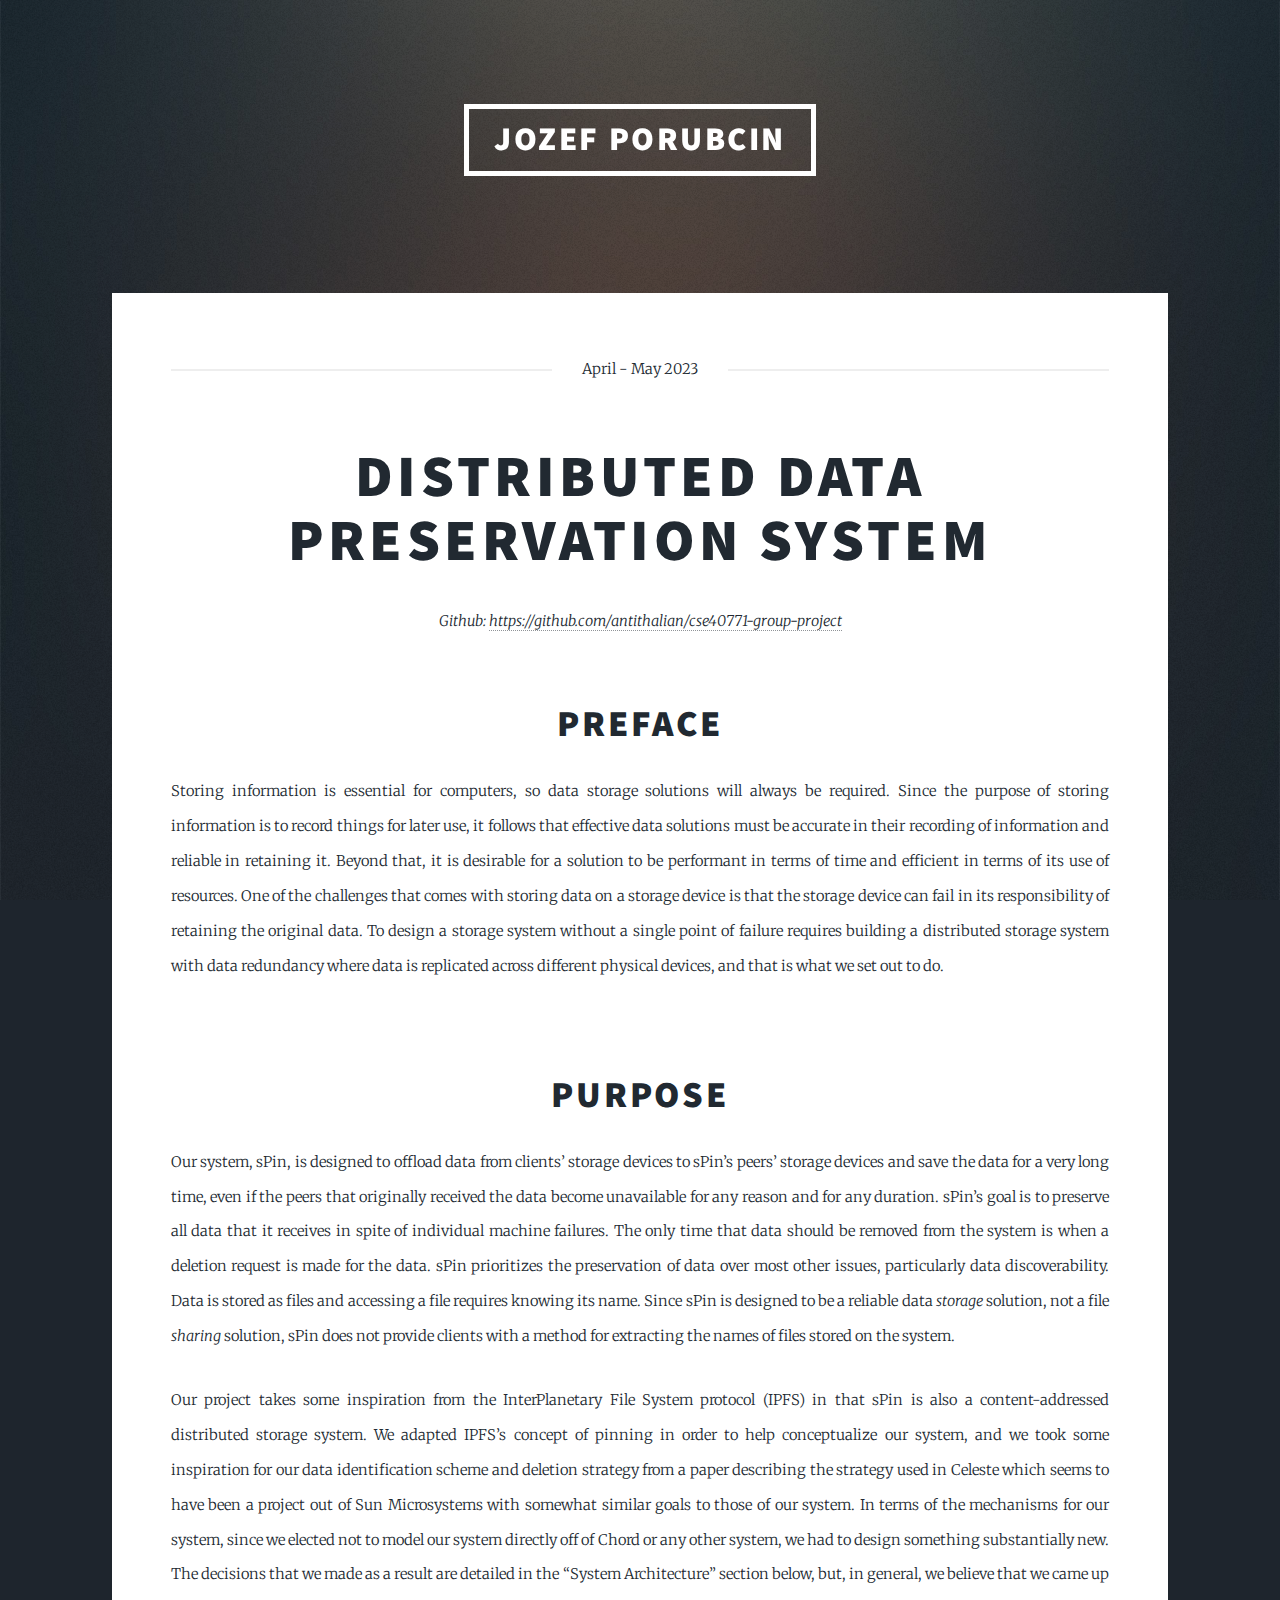
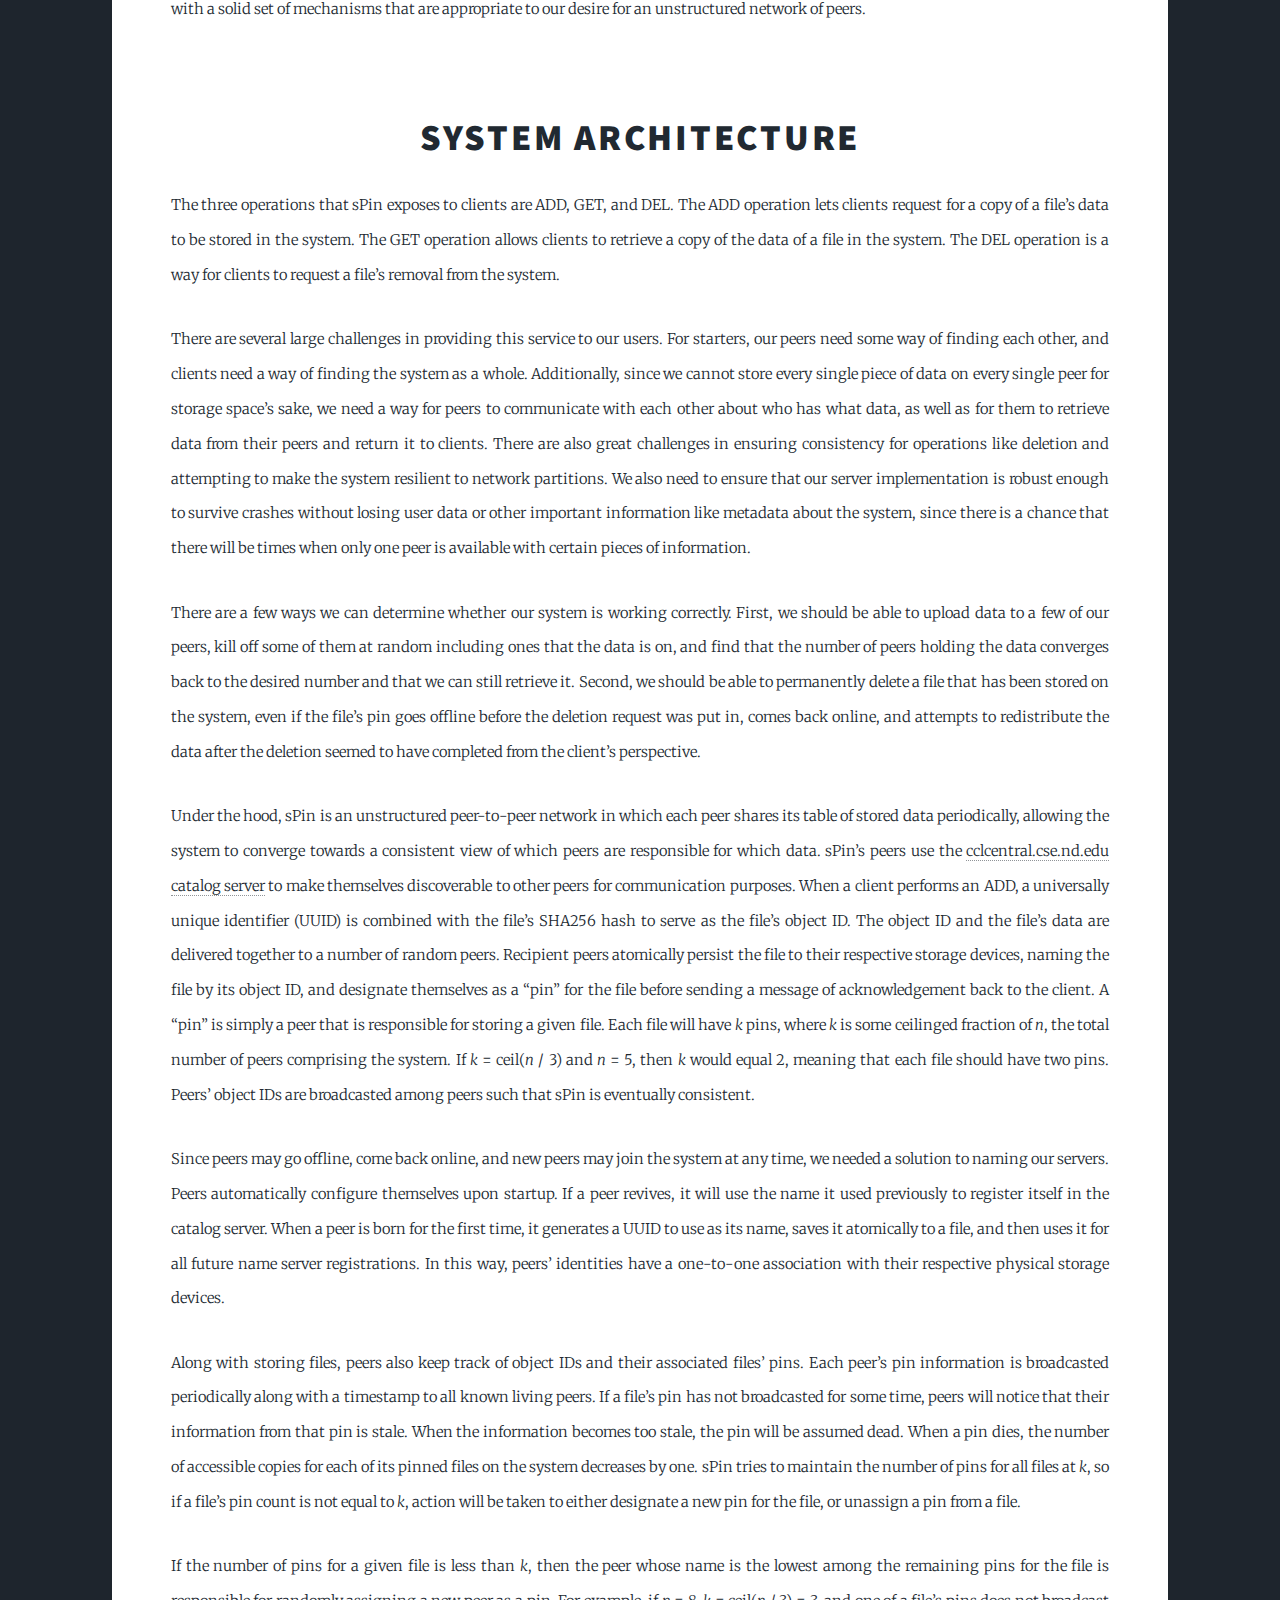
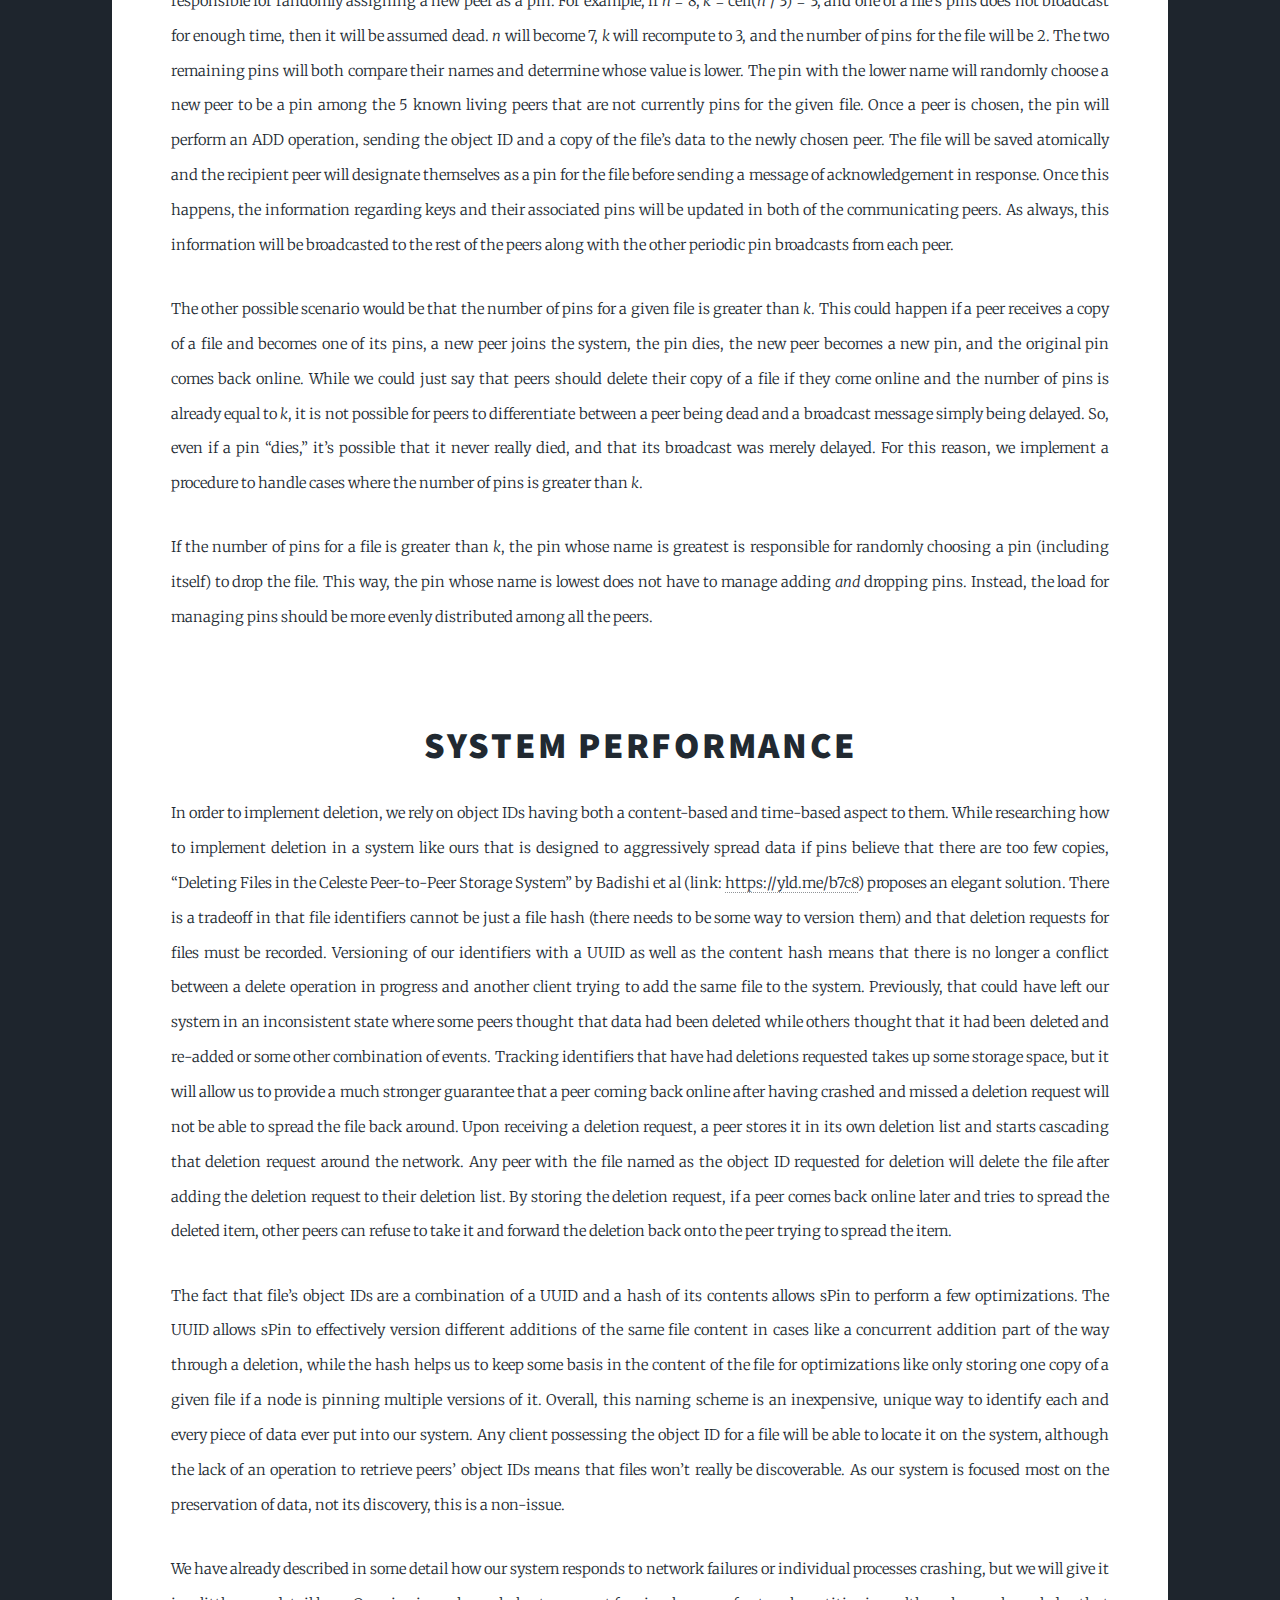
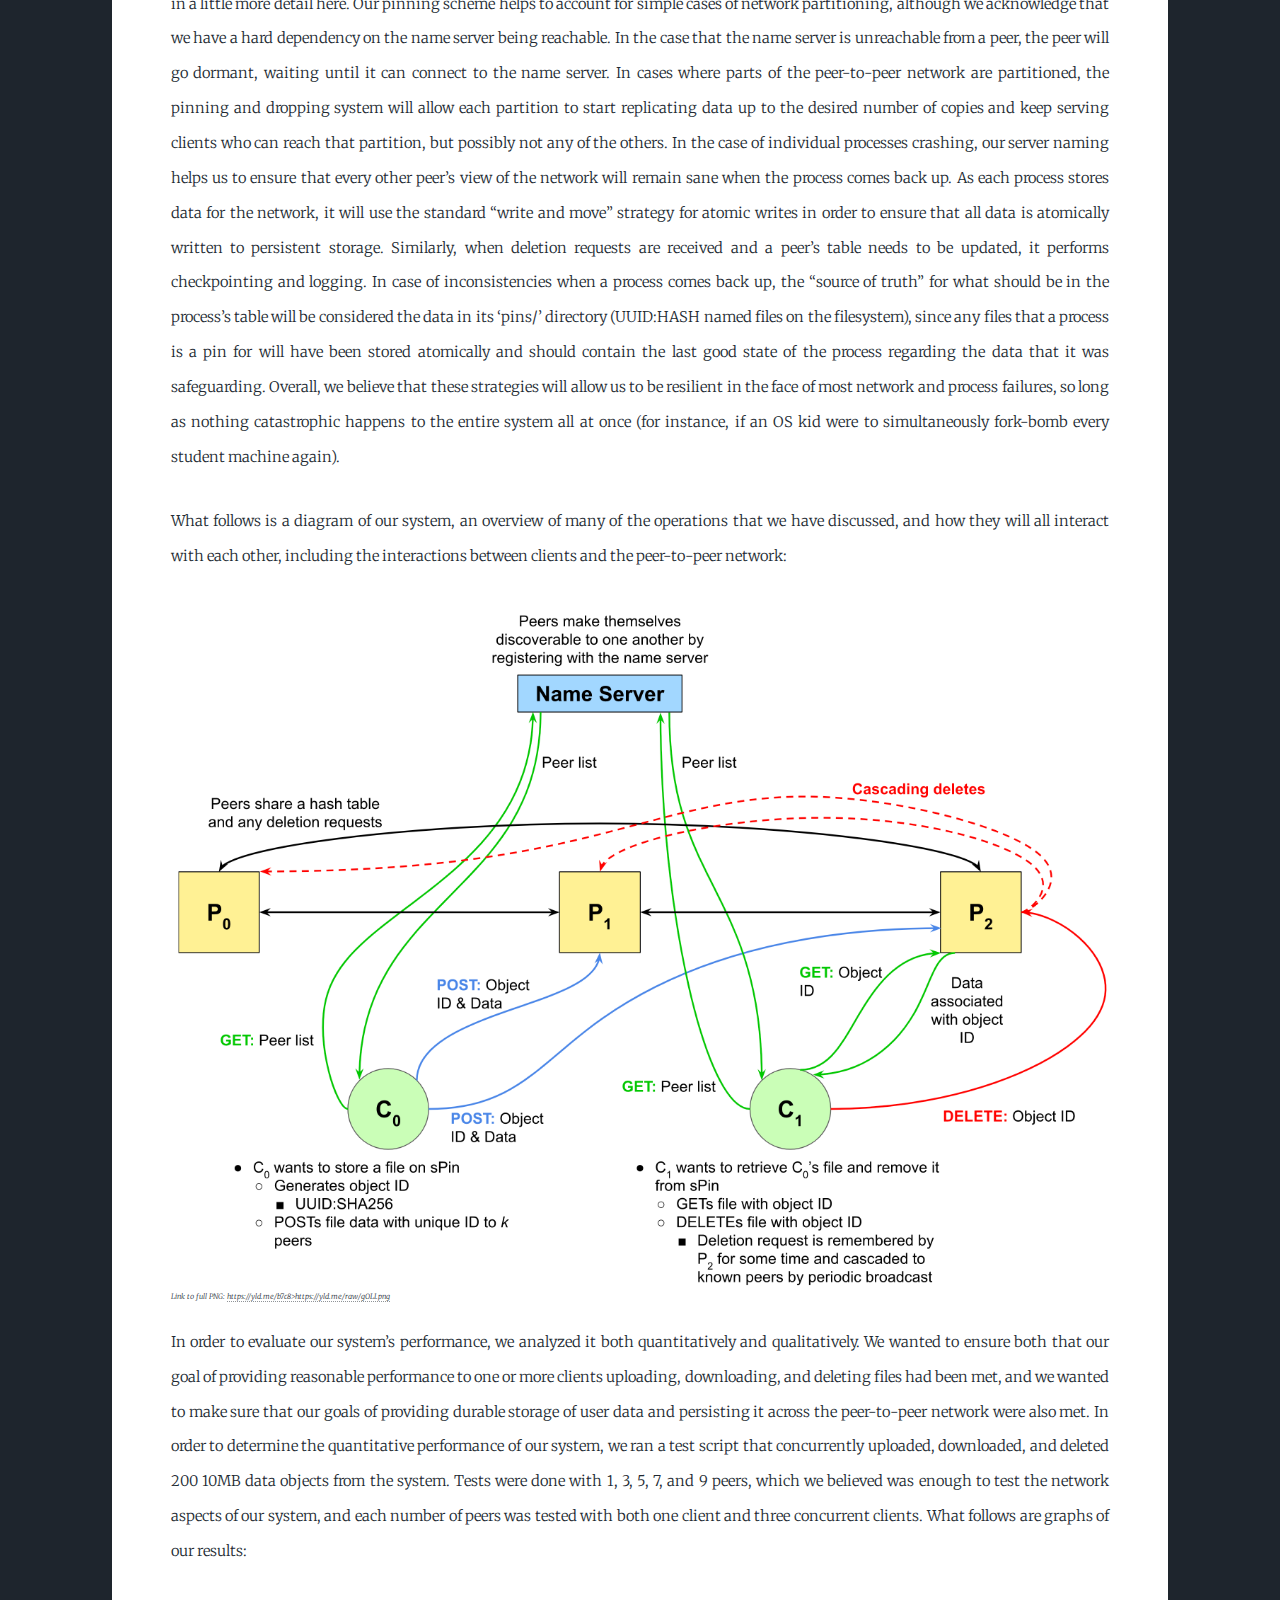
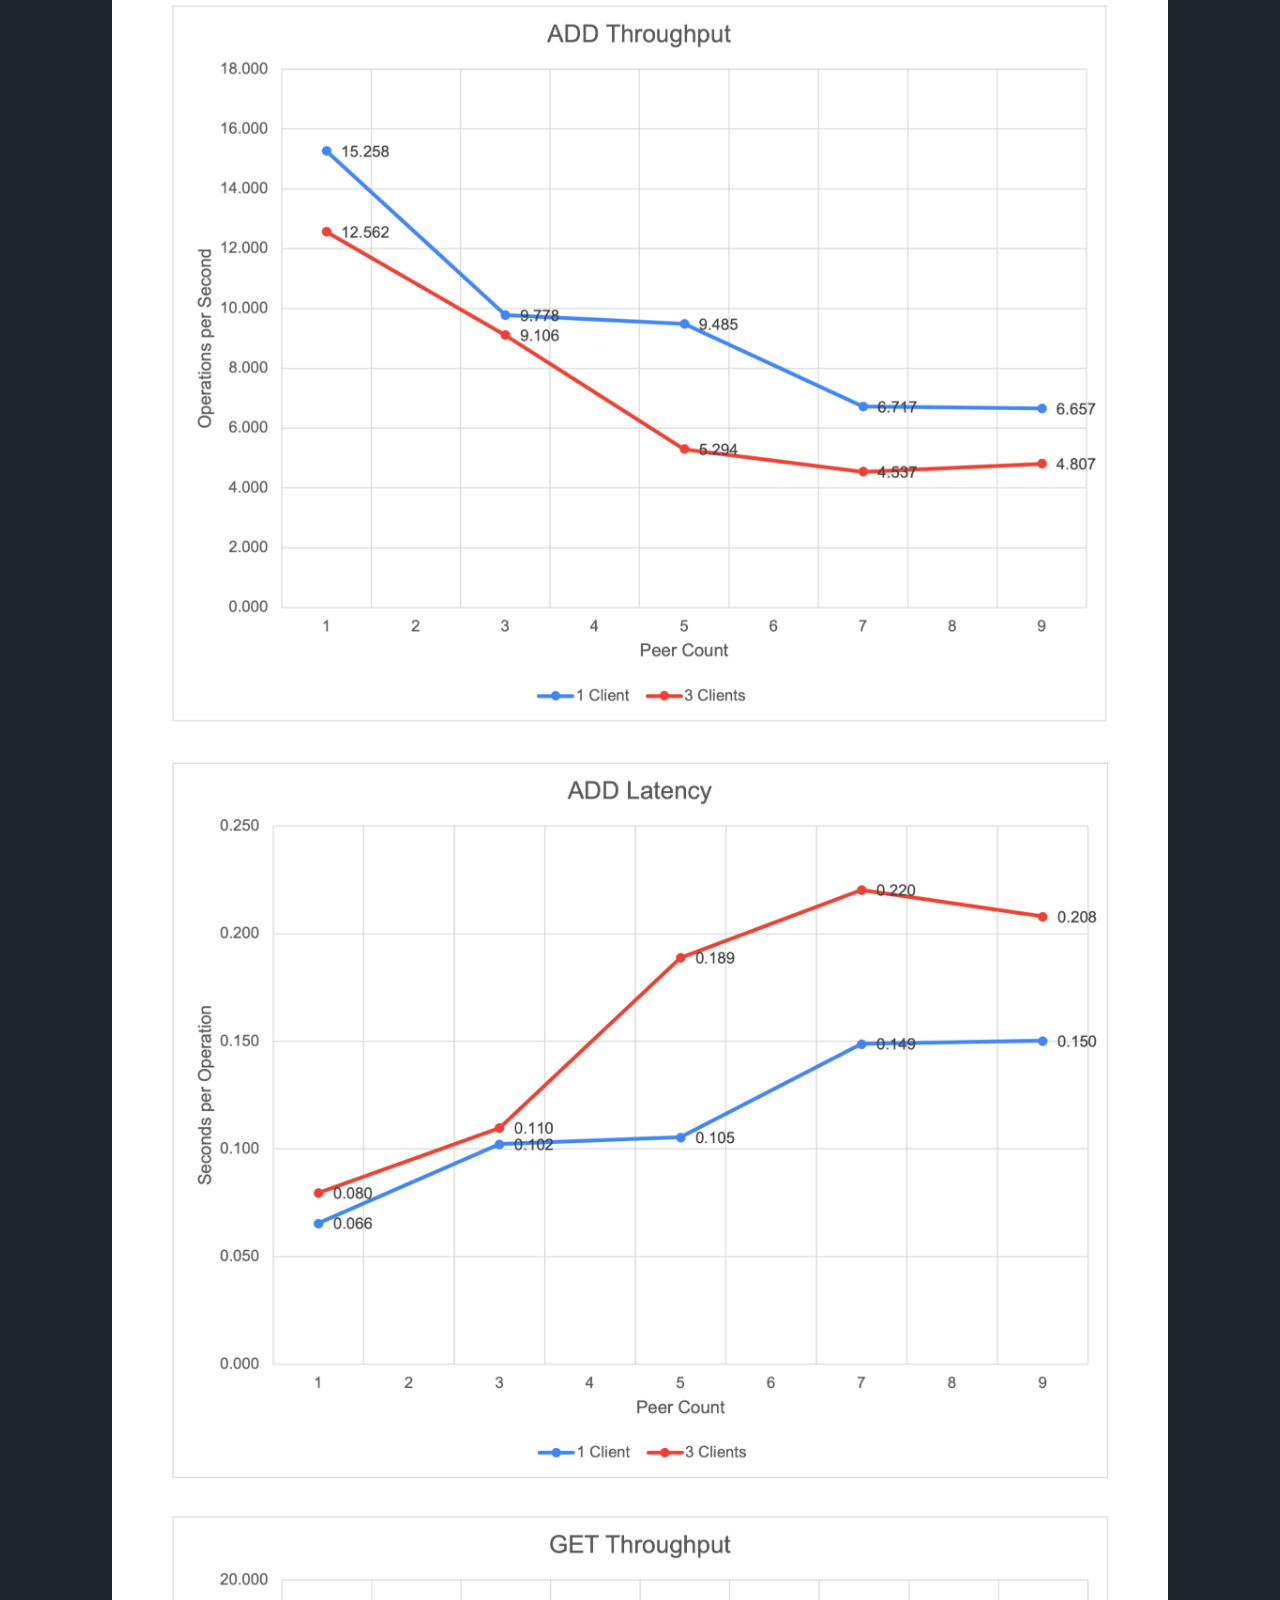
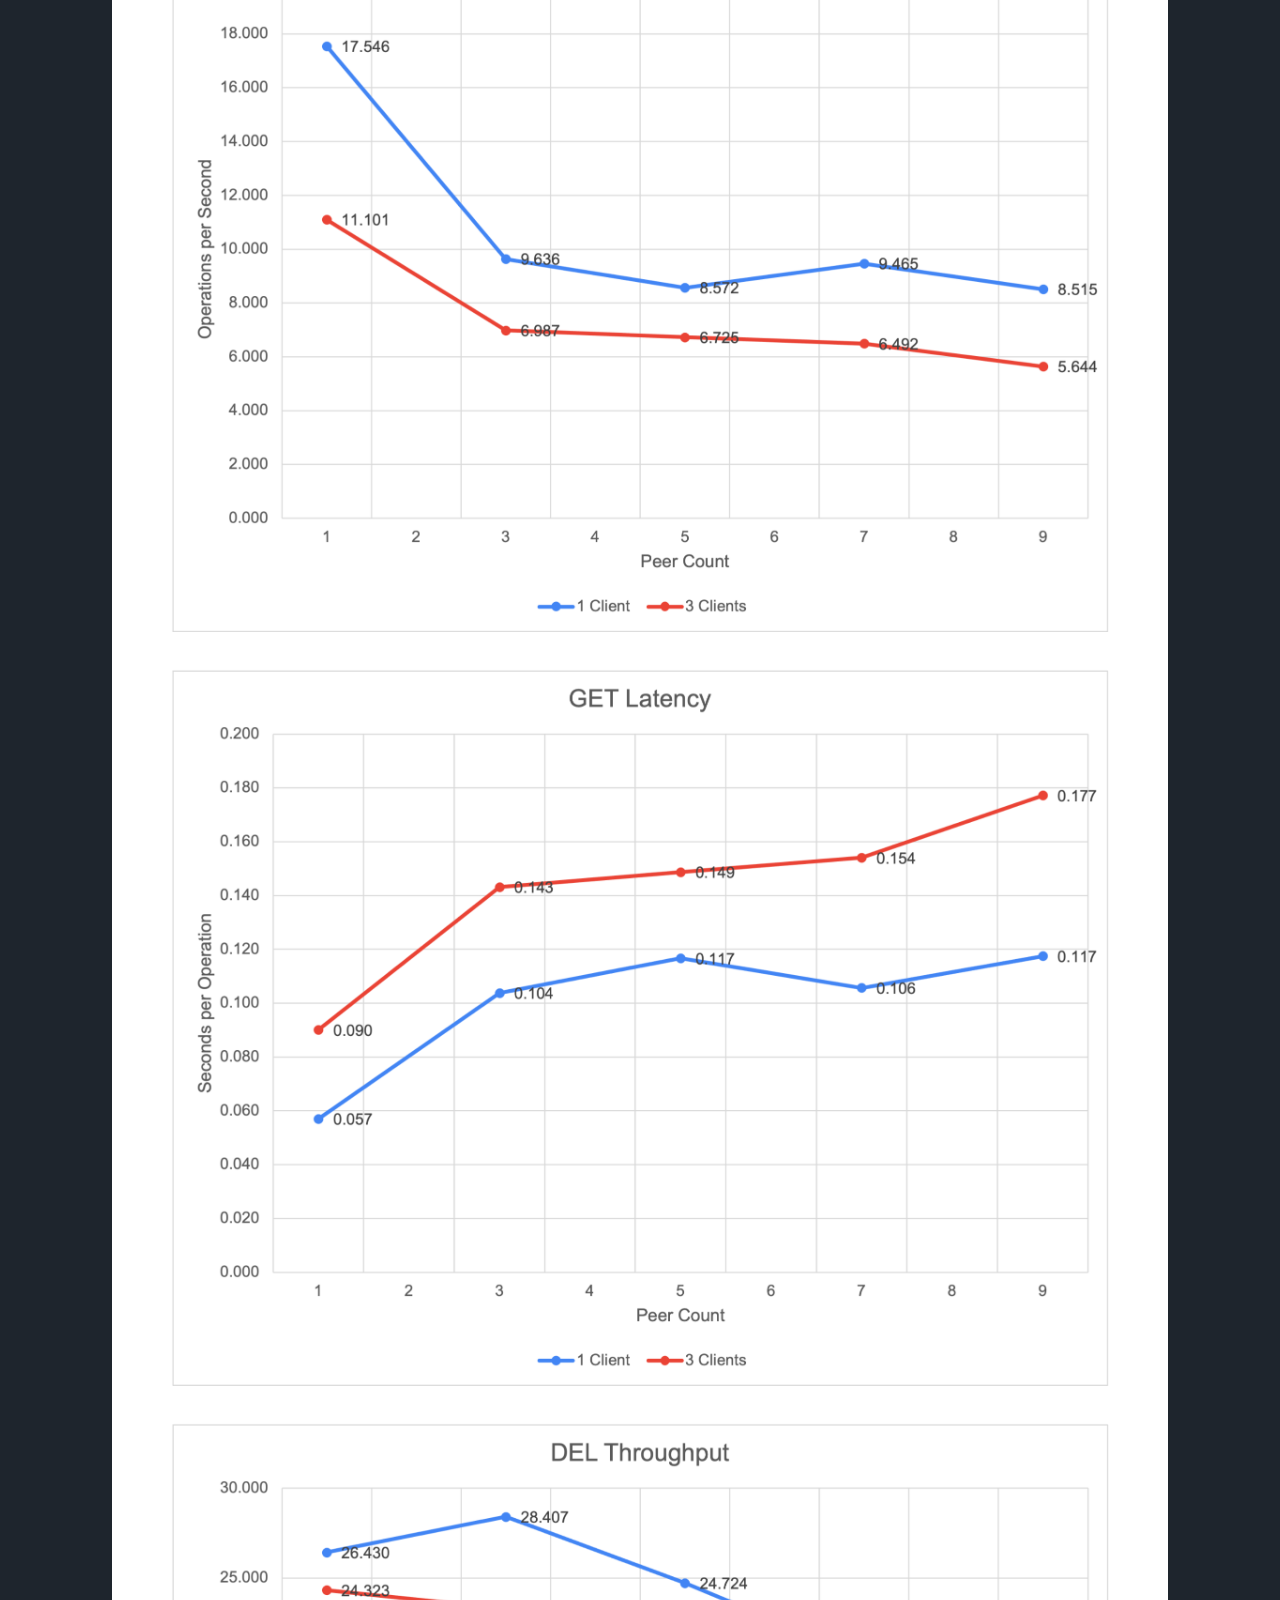
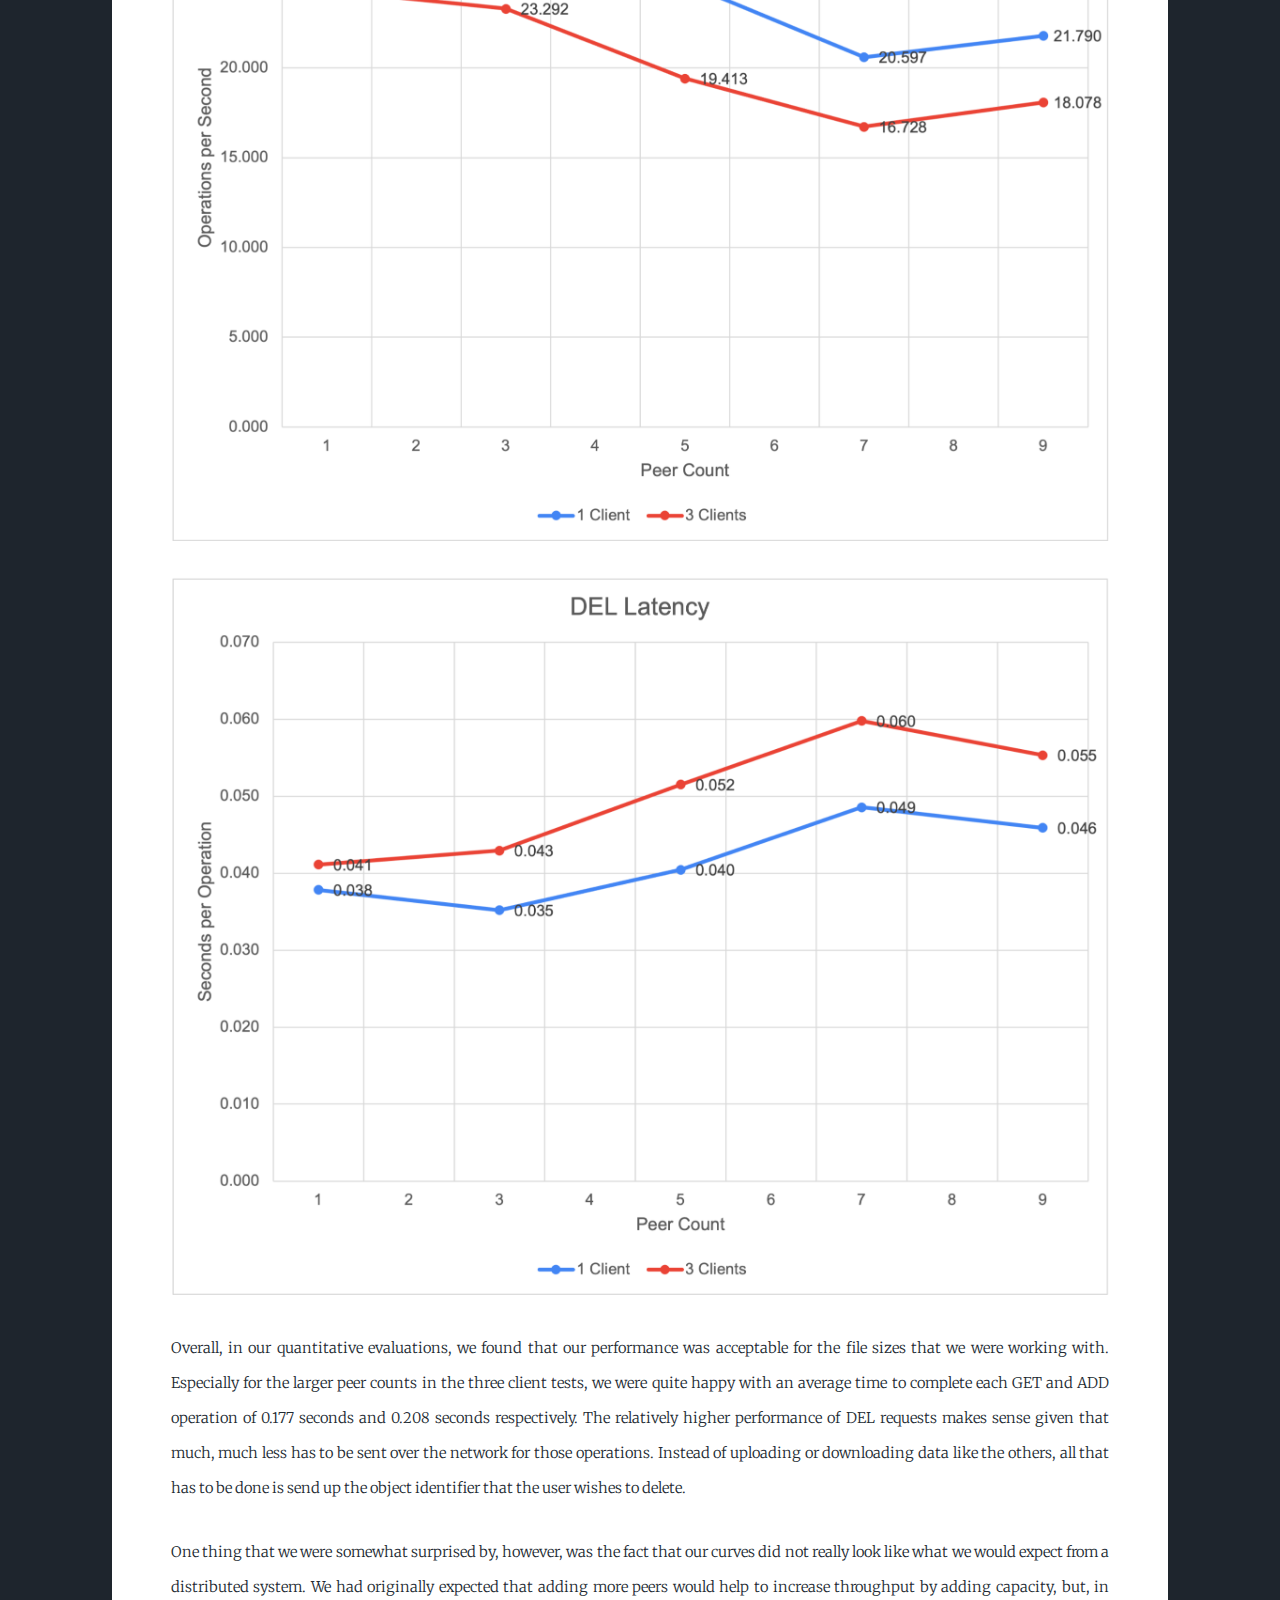
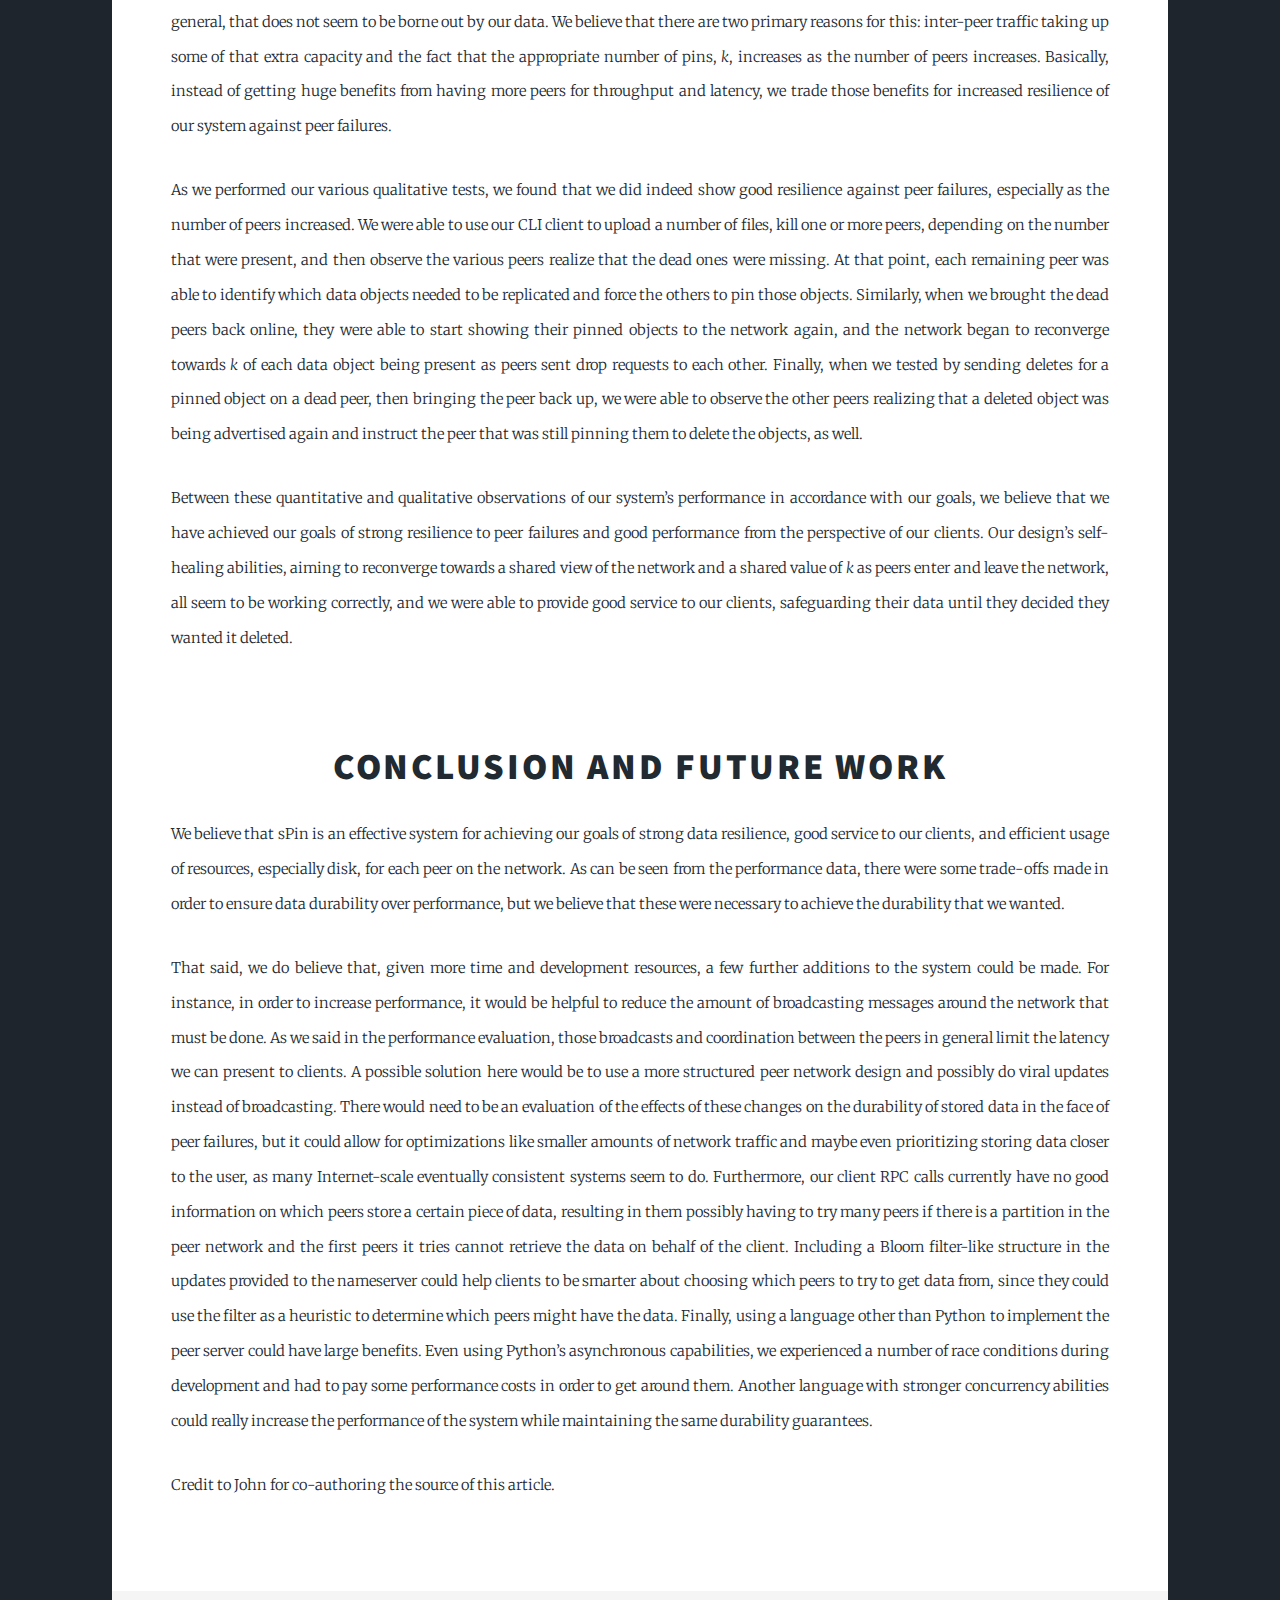
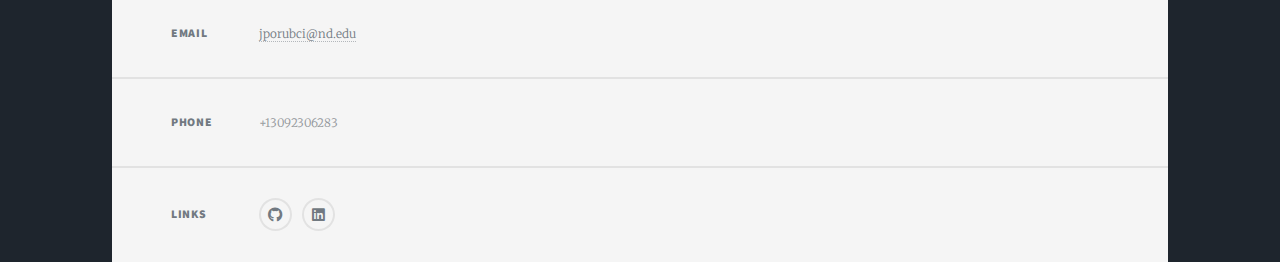
<file: ds_sp23.html>
<!DOCTYPE HTML>
<html>
	<head>
		<title>Distributed Data Preservation System</title>
		<meta charset="utf-8"/>
		<meta name="viewport" content="width=device-width, initial-scale=1, user-scalable=no"/>
		<link rel="stylesheet" href="assets/css/main.css"/>
		<noscript><link rel="stylesheet" href="assets/css/noscript.css"/></noscript>
	</head>
	<body class="is-preload">

		<!-- Wrapper -->
			<div id="wrapper" class="fade-in">
				<!-- Header -->
					<header id="header">
						<a class="logo">Jozef Porubcin</a>
					</header>

				<!-- Main -->
					<div id="main">

						<!-- Featured Post -->
							<section class="post featured">
								<header class="major">
									<span class="date">April - May 2023</span>
									<h2>Distributed Data <br>Preservation System</h2>
									<p>Github: <a href="https://github.com/antithalian/cse40771-group-project" target="_blank" rel="noopener noreferrer">https://github.com/antithalian/cse40771-group-project</a></p>
								</header>
								<h3>Preface</h3>
								<p>Storing information is essential for computers, so data storage solutions will always be required. Since the purpose of storing information is to record things for later use, it follows that effective data solutions must be accurate in their recording of information and reliable in retaining it. Beyond that, it is desirable for a solution to be performant in terms of time and efficient in terms of its use of resources. One of the challenges that comes with storing data on a storage device is that the storage device can fail in its responsibility of retaining the original data. To design a storage system without a single point of failure requires building a distributed storage system with data redundancy where data is replicated across different physical devices, and that is what we set out to do.</p>
								<h3><br>Purpose</h3>
								<p>Our system, sPin, is designed to offload data from clients’ storage devices to sPin’s peers’ storage devices and save the data for a very long time, even if the peers that originally received the data become unavailable for any reason and for any duration. sPin’s goal is to preserve all data that it receives in spite of individual machine failures. The only time that data should be removed from the system is when a deletion request is made for the data. sPin prioritizes the preservation of data over most other issues, particularly data discoverability. Data is stored as files and accessing a file requires knowing its name. Since sPin is designed to be a reliable data <i>storage</i> solution, not a file <i>sharing</i> solution, sPin does not provide clients with a method for extracting the names of files stored on the system.</p>
								<p>Our project takes some inspiration from the InterPlanetary File System protocol (IPFS) in that sPin is also a content-addressed distributed storage system. We adapted IPFS’s concept of pinning in order to help conceptualize our system, and we took some inspiration for our data identification scheme and deletion strategy from a paper describing the strategy used in Celeste which seems to have been a project out of Sun Microsystems with somewhat similar goals to those of our system. In terms of the mechanisms for our system, since we elected not to model our system directly off of Chord or any other system, we had to design something substantially new. The decisions that we made as a result are detailed in the “System Architecture” section below, but, in general, we believe that we came up with a solid set of mechanisms that are appropriate to our desire for an unstructured network of peers.</p>
								<h3><br>System Architecture</h3>
								<p>The three operations that sPin exposes to clients are ADD, GET, and DEL. The ADD operation lets clients request for a copy of a file’s data to be stored in the system. The GET operation allows clients to retrieve a copy of the data of a file in the system. The DEL operation is a way for clients to request a file’s removal from the system.</p>
								<p>There are several large challenges in providing this service to our users. For starters, our peers need some way of finding each other, and clients need a way of finding the system as a whole. Additionally, since we cannot store every single piece of data on every single peer for storage space’s sake, we need a way for peers to communicate with each other about who has what data, as well as for them to retrieve data from their peers and return it to clients. There are also great challenges in ensuring consistency for operations like deletion and attempting to make the system resilient to network partitions. We also need to ensure that our server implementation is robust enough to survive crashes without losing user data or other important information like metadata about the system, since there is a chance that there will be times when only one peer is available with certain pieces of information.</p>
								<p>There are a few ways we can determine whether our system is working correctly. First, we should be able to upload data to a few of our peers, kill off some of them at random including ones that the data is on, and find that the number of peers holding the data converges back to the desired number and that we can still retrieve it. Second, we should be able to permanently delete a file that has been stored on the system, even if the file’s pin goes offline before the deletion request was put in, comes back online, and attempts to redistribute the data after the deletion seemed to have completed from the client’s perspective.</p>
								<p>Under the hood, sPin is an unstructured peer-to-peer network in which each peer shares its table of stored data periodically, allowing the system to converge towards a consistent view of which peers are responsible for which data. sPin’s peers use the <a href="http://catalog.cse.nd.edu:9097/" target="_blank" rel="noopener noreferrer">cclcentral.cse.nd.edu catalog server</a> to make themselves discoverable to other peers for communication purposes. When a client performs an ADD, a universally unique identifier (UUID) is combined with the file’s SHA256 hash to serve as the file’s object ID. The object ID and the file’s data are delivered together to a number of random peers. Recipient peers atomically persist the file to their respective storage devices, naming the file by its object ID, and designate themselves as a “pin” for the file before sending a message of acknowledgement back to the client. A “pin” is simply a peer that is responsible for storing a given file. Each file will have <i>k</i> pins, where <i>k</i> is some ceilinged fraction of <i>n</i>, the total number of peers comprising the system. If <i>k</i> = ceil(<i>n</i> / 3) and <i>n</i> = 5, then <i>k</i> would equal 2, meaning that each file should have two pins. Peers’ object IDs are broadcasted among peers such that sPin is eventually consistent.</p>
								<p>Since peers may go offline, come back online, and new peers may join the system at any time, we needed a solution to naming our servers. Peers automatically configure themselves upon startup. If a peer revives, it will use the name it used previously to register itself in the catalog server. When a peer is born for the first time, it generates a UUID to use as its name, saves it atomically to a file, and then uses it for all future name server registrations. In this way, peers’ identities have a one-to-one association with their respective physical storage devices.</p>
								<p>Along with storing files, peers also keep track of object IDs and their associated files’ pins. Each peer’s pin information is broadcasted periodically along with a timestamp to all known living peers. If a file’s pin has not broadcasted for some time, peers will notice that their information from that pin is stale. When the information becomes too stale, the pin will be assumed dead. When a pin dies, the number of accessible copies for each of its pinned files on the system decreases by one. sPin tries to maintain the number of pins for all files at <i>k</i>, so if a file’s pin count is not equal to <i>k</i>, action will be taken to either designate a new pin for the file, or unassign a pin from a file.</p>
								<p>If the number of pins for a given file is less than <i>k</i>, then the peer whose name is the lowest among the remaining pins for the file is responsible for randomly assigning a new peer as a pin. For example, if <i>n</i> = 8, <i>k</i> = ceil(<i>n</i> / 3) = 3, and one of a file’s pins does not broadcast for enough time, then it will be assumed dead. <i>n</i> will become 7, <i>k</i> will recompute to 3, and the number of pins for the file will be 2. The two remaining pins will both compare their names and determine whose value is lower. The pin with the lower name will randomly choose a new peer to be a pin among the 5 known living peers that are not currently pins for the given file. Once a peer is chosen, the pin will perform an ADD operation, sending the object ID and a copy of the file’s data to the newly chosen peer. The file will be saved atomically and the recipient peer will designate themselves as a pin for the file before sending a message of acknowledgement in response. Once this happens, the information regarding keys and their associated pins will be updated in both of the communicating peers. As always, this information will be broadcasted to the rest of the peers along with the other periodic pin broadcasts from each peer.</p>
								<p>The other possible scenario would be that the number of pins for a given file is greater than <i>k</i>. This could happen if a peer receives a copy of a file and becomes one of its pins, a new peer joins the system, the pin dies, the new peer becomes a new pin, and the original pin comes back online. While we could just say that peers should delete their copy of a file if they come online and the number of pins is already equal to <i>k</i>, it is not possible for peers to differentiate between a peer being dead and a broadcast message simply being delayed. So, even if a pin “dies,” it’s possible that it never really died, and that its broadcast was merely delayed. For this reason, we implement a procedure to handle cases where the number of pins is greater than <i>k</i>.</p>
								<p>If the number of pins for a file is greater than <i>k</i>, the pin whose name is greatest is responsible for randomly choosing a pin (including itself) to drop the file. This way, the pin whose name is lowest does not have to manage adding <i>and</i> dropping pins. Instead, the load for managing pins should be more evenly distributed among all the peers.</p>
								<h3><br>System Performance</h3>
								<p>In order to implement deletion, we rely on object IDs having both a content-based and time-based aspect to them. While researching how to implement deletion in a system like ours that is designed to aggressively spread data if pins believe that there are too few copies, “Deleting Files in the Celeste Peer-to-Peer Storage System” by Badishi et al (link: <a href="https://yld.me/b7c8" target="_blank" rel="noopener noreferrer">https://yld.me/b7c8</a>) proposes an elegant solution. There is a tradeoff in that file identifiers cannot be just a file hash (there needs to be some way to version them) and that deletion requests for files must be recorded. Versioning of our identifiers with a UUID as well as the content hash means that there is no longer a conflict between a delete operation in progress and another client trying to add the same file to the system. Previously, that could have left our system in an inconsistent state where some peers thought that data had been deleted while others thought that it had been deleted and re-added or some other combination of events. Tracking identifiers that have had deletions requested takes up some storage space, but it will allow us to provide a much stronger guarantee that a peer coming back online after having crashed and missed a deletion request will not be able to spread the file back around. Upon receiving a deletion request, a peer stores it in its own deletion list and starts cascading that deletion request around the network. Any peer with the file named as the object ID requested for deletion will delete the file after adding the deletion request to their deletion list. By storing the deletion request, if a peer comes back online later and tries to spread the deleted item, other peers can refuse to take it and forward the deletion back onto the peer trying to spread the item.</p>
								<p>The fact that file’s object IDs are a combination of a UUID and a hash of its contents allows sPin to perform a few optimizations. The UUID allows sPin to effectively version different additions of the same file content in cases like a concurrent addition part of the way through a deletion, while the hash helps us to keep some basis in the content of the file for optimizations like only storing one copy of a given file if a node is pinning multiple versions of it. Overall, this naming scheme is an inexpensive, unique way to identify each and every piece of data ever put into our system. Any client possessing the object ID for a file will be able to locate it on the system, although the lack of an operation to retrieve peers’ object IDs means that files won’t really be discoverable. As our system is focused most on the preservation of data, not its discovery, this is a non-issue.</p>
								<p>We have already described in some detail how our system responds to network failures or individual processes crashing, but we will give it in a little more detail here. Our pinning scheme helps to account for simple cases of network partitioning, although we acknowledge that we have a hard dependency on the name server being reachable. In the case that the name server is unreachable from a peer, the peer will go dormant, waiting until it can connect to the name server. In cases where parts of the peer-to-peer network are partitioned, the pinning and dropping system will allow each partition to start replicating data up to the desired number of copies and keep serving clients who can reach that partition, but possibly not any of the others. In the case of individual processes crashing, our server naming helps us to ensure that every other peer’s view of the network will remain sane when the process comes back up. As each process stores data for the network, it will use the standard “write and move” strategy for atomic writes in order to ensure that all data is atomically written to persistent storage. Similarly, when deletion requests are received and a peer’s table needs to be updated, it performs checkpointing and logging. In case of inconsistencies when a process comes back up, the “source of truth” for what should be in the process’s table will be considered the data in its ‘pins/’ directory (UUID:HASH named files on the filesystem), since any files that a process is a pin for will have been stored atomically and should contain the last good state of the process regarding the data that it was safeguarding. Overall, we believe that these strategies will allow us to be resilient in the face of most network and process failures, so long as nothing catastrophic happens to the entire system all at once (for instance, if an OS kid were to simultaneously fork-bomb every student machine again).</p>
								<p>What follows is a diagram of our system, an overview of many of the operations that we have discussed, and how they will all interact with each other, including the interactions between clients and the peer-to-peer network:</p>
								<div class="image fit"><img src="images/sPin_Diagram.png" alt=""/>
									<div class="credits" style="font-size: 0.5rem; font-style: italic">Link to full PNG: <a href="https://yld.me/raw/gOLI.png" target="_blank" rel="noopener noreferrer">https://yld.me/b7c8>https://yld.me/raw/gOLI.png</a></div>
								</div>
								<p>In order to evaluate our system’s performance, we analyzed it both quantitatively and qualitatively. We wanted to ensure both that our goal of providing reasonable performance to one or more clients uploading, downloading, and deleting files had been met, and we wanted to make sure that our goals of providing durable storage of user data and persisting it across the peer-to-peer network were also met. In order to determine the quantitative performance of our system, we ran a test script that concurrently uploaded, downloaded, and deleted 200 10MB data objects from the system. Tests were done with 1, 3, 5, 7, and 9 peers, which we believed was enough to test the network aspects of our system, and each number of peers was tested with both one client and three concurrent clients. What follows are graphs of our results:</p>
								<div class="image fit"><img src="images/sPin_ADD_Throughput.png" alt=""/>
									<div class="credits" style="font-size: 0.5rem; font-style: italic"></div>
								</div>
								<div class="image fit"><img src="images/sPin_ADD_Latency.png" alt=""/>
									<div class="credits" style="font-size: 0.5rem; font-style: italic"></div>
								</div>
								<div class="image fit"><img src="images/sPin_GET_Throughput.png" alt=""/>
									<div class="credits" style="font-size: 0.5rem; font-style: italic"></div>
								</div>
								<div class="image fit"><img src="images/sPin_GET_Latency.png" alt=""/>
									<div class="credits" style="font-size: 0.5rem; font-style: italic"></div>
								</div>
								<div class="image fit"><img src="images/sPin_DEL_Throughput.png" alt=""/>
									<div class="credits" style="font-size: 0.5rem; font-style: italic"></div>
								</div>
								<div class="image fit"><img src="images/sPin_DEL_Latency.png" alt=""/>
									<div class="credits" style="font-size: 0.5rem; font-style: italic"></div>
								</div>
								<p>Overall, in our quantitative evaluations, we found that our performance was acceptable for the file sizes that we were working with. Especially for the larger peer counts in the three client tests, we were quite happy with an average time to complete each GET and ADD operation of 0.177 seconds and 0.208 seconds respectively. The relatively higher performance of DEL requests makes sense given that much, much less has to be sent over the network for those operations. Instead of uploading or downloading data like the others, all that has to be done is send up the object identifier that the user wishes to delete.</p>
								<p>One thing that we were somewhat surprised by, however, was the fact that our curves did not really look like what we would expect from a distributed system. We had originally expected that adding more peers would help to increase throughput by adding capacity, but, in general, that does not seem to be borne out by our data. We believe that there are two primary reasons for this: inter-peer traffic taking up some of that extra capacity and the fact that the appropriate number of pins, <i>k</i>, increases as the number of peers increases. Basically, instead of getting huge benefits from having more peers for throughput and latency, we trade those benefits for increased resilience of our system against peer failures.</p>
								<p>As we performed our various qualitative tests, we found that we did indeed show good resilience against peer failures, especially as the number of peers increased. We were able to use our CLI client to upload a number of files, kill one or more peers, depending on the number that were present, and then observe the various peers realize that the dead ones were missing. At that point, each remaining peer was able to identify which data objects needed to be replicated and force the others to pin those objects. Similarly, when we brought the dead peers back online, they were able to start showing their pinned objects to the network again, and the network began to reconverge towards <i>k</i> of each data object being present as peers sent drop requests to each other. Finally, when we tested by sending deletes for a pinned object on a dead peer, then bringing the peer back up, we were able to observe the other peers realizing that a deleted object was being advertised again and instruct the peer that was still pinning them to delete the objects, as well.</p>
								<p>Between these quantitative and qualitative observations of our system’s performance in accordance with our goals, we believe that we have achieved our goals of strong resilience to peer failures and good performance from the perspective of our clients. Our design’s self-healing abilities, aiming to reconverge towards a shared view of the network and a shared value of <i>k</i> as peers enter and leave the network, all seem to be working correctly, and we were able to provide good service to our clients, safeguarding their data until they decided they wanted it deleted.</p>
								<h3><br>Conclusion and Future Work</h3>
								<p>We believe that sPin is an effective system for achieving our goals of strong data resilience, good service to our clients, and efficient usage of resources, especially disk, for each peer on the network. As can be seen from the performance data, there were some trade-offs made in order to ensure data durability over performance, but we believe that these were necessary to achieve the durability that we wanted.</p>
								<p>That said, we do believe that, given more time and development resources, a few further additions to the system could be made. For instance, in order to increase performance, it would be helpful to reduce the amount of broadcasting messages around the network that must be done. As we said in the performance evaluation, those broadcasts and coordination between the peers in general limit the latency we can present to clients. A possible solution here would be to use a more structured peer network design and possibly do viral updates instead of broadcasting. There would need to be an evaluation of the effects of these changes on the durability of stored data in the face of peer failures, but it could allow for optimizations like smaller amounts of network traffic and maybe even prioritizing storing data closer to the user, as many Internet-scale eventually consistent systems seem to do. Furthermore, our client RPC calls currently have no good information on which peers store a certain piece of data, resulting in them possibly having to try many peers if there is a partition in the peer network and the first peers it tries cannot retrieve the data on behalf of the client. Including a Bloom filter-like structure in the updates provided to the nameserver could help clients to be smarter about choosing which peers to try to get data from, since they could use the filter as a heuristic to determine which peers might have the data. Finally, using a language other than Python to implement the peer server could have large benefits. Even using Python’s asynchronous capabilities, we experienced a number of race conditions during development and had to pay some performance costs in order to get around them. Another language with stronger concurrency abilities could really increase the performance of the system while maintaining the same durability guarantees.</p>
								<p>Credit to John for co-authoring the source of this article.</p>
							</section>
					</div>

				<!-- Footer -->
					<footer id="footer">
						<section class="split contact">
							<section>
								<h3>Email</h3>
								<p><a href="mailto:jporubci@nd.edu">jporubci@nd.edu</a></p>
							</section>
							<section>
								<h3>Phone</h3>
								<p>+13092306283</p>
							</section>
							<section>
								<h3>Links</h3>
								<ul class="icons alt">
									<li><a href="https://github.com/jporubci" target="_blank" rel="noopener noreferrer" class="icon brands alt fa-github"><span class="label">GitHub</span></a></li>
									<li><a href="https://www.linkedin.com/in/jozef-p/" target="_blank" rel="noopener noreferrer" class="icon brands alt fa-linkedin"><span class="label">LinkedIn</span></a></li>
								</ul>
							</section>
						</section>
					</footer>
			</div>

		<!-- Scripts -->
			<script src="assets/js/jquery.min.js"></script>
			<script src="assets/js/jquery.scrollex.min.js"></script>
			<script src="assets/js/jquery.scrolly.min.js"></script>
			<script src="assets/js/browser.min.js"></script>
			<script src="assets/js/breakpoints.min.js"></script>
			<script src="assets/js/util.js"></script>
			<script src="assets/js/main.js"></script>

	</body>
</html>
</file>
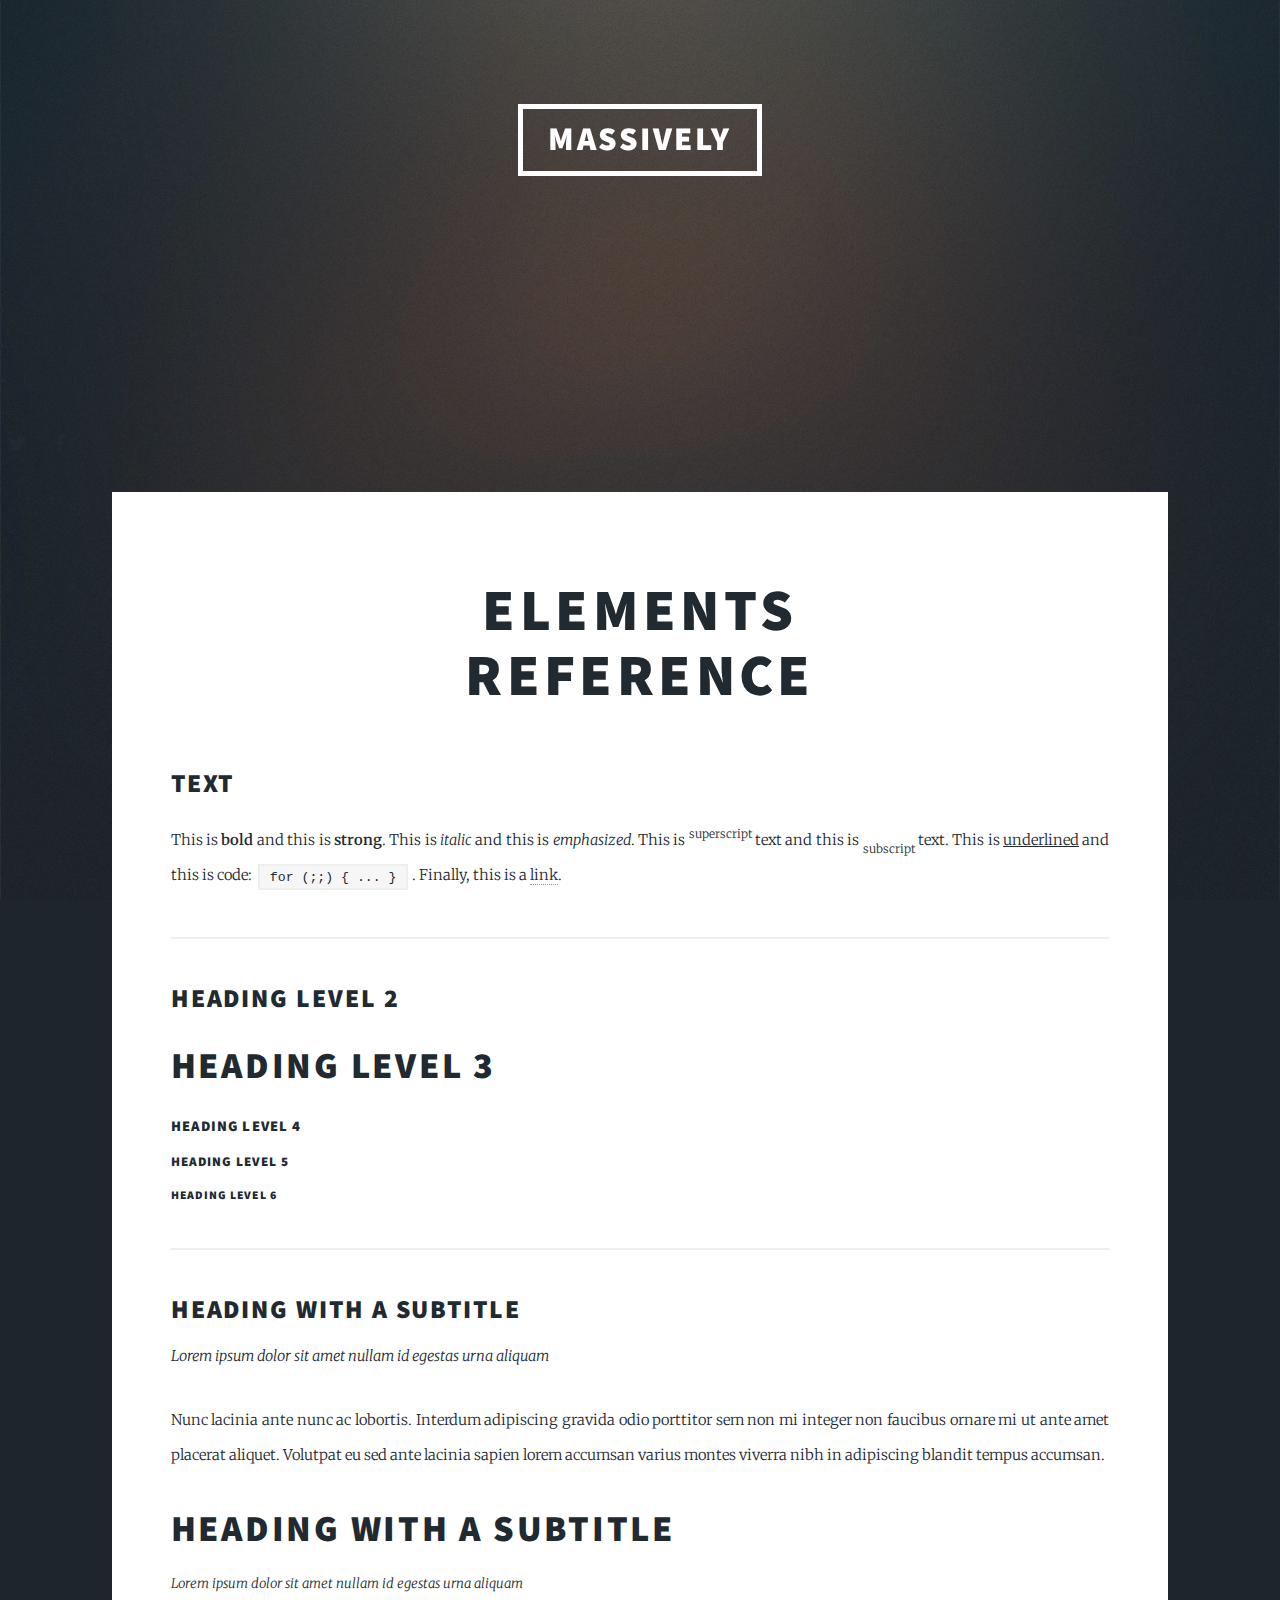
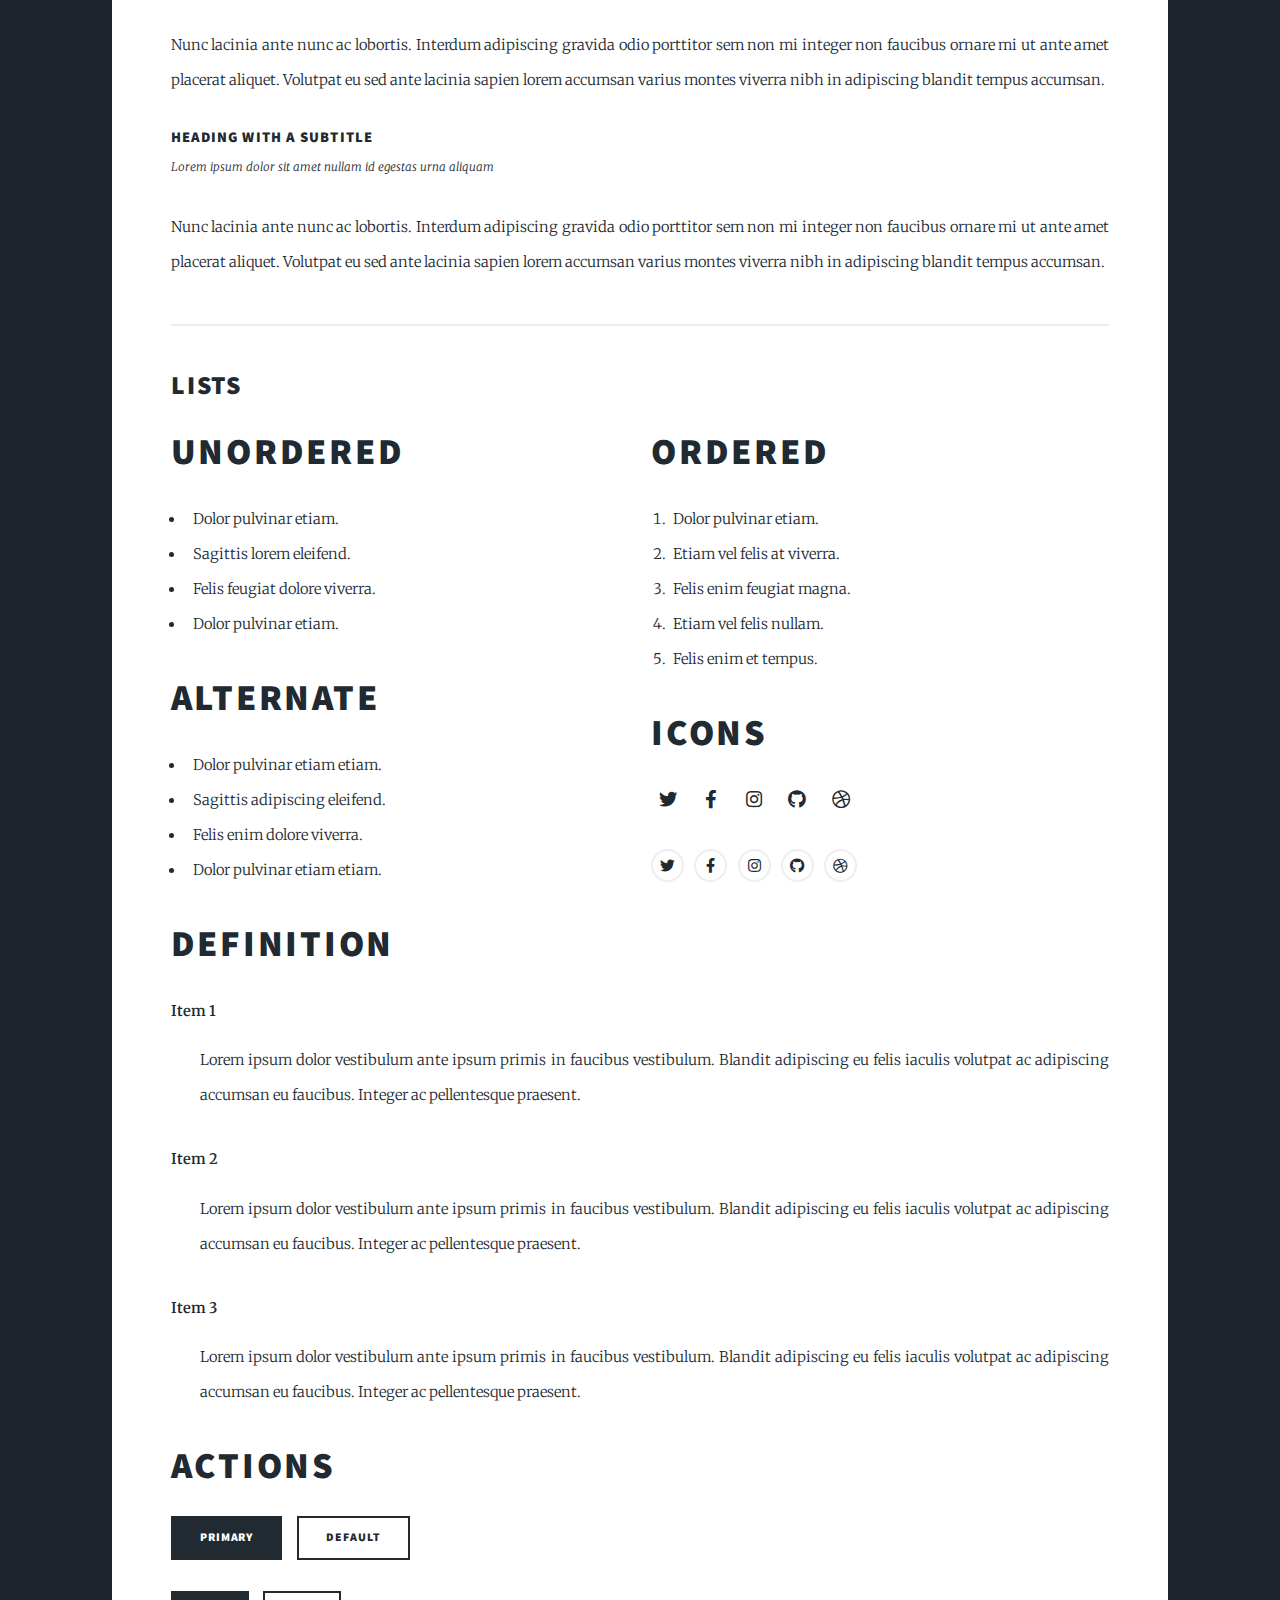
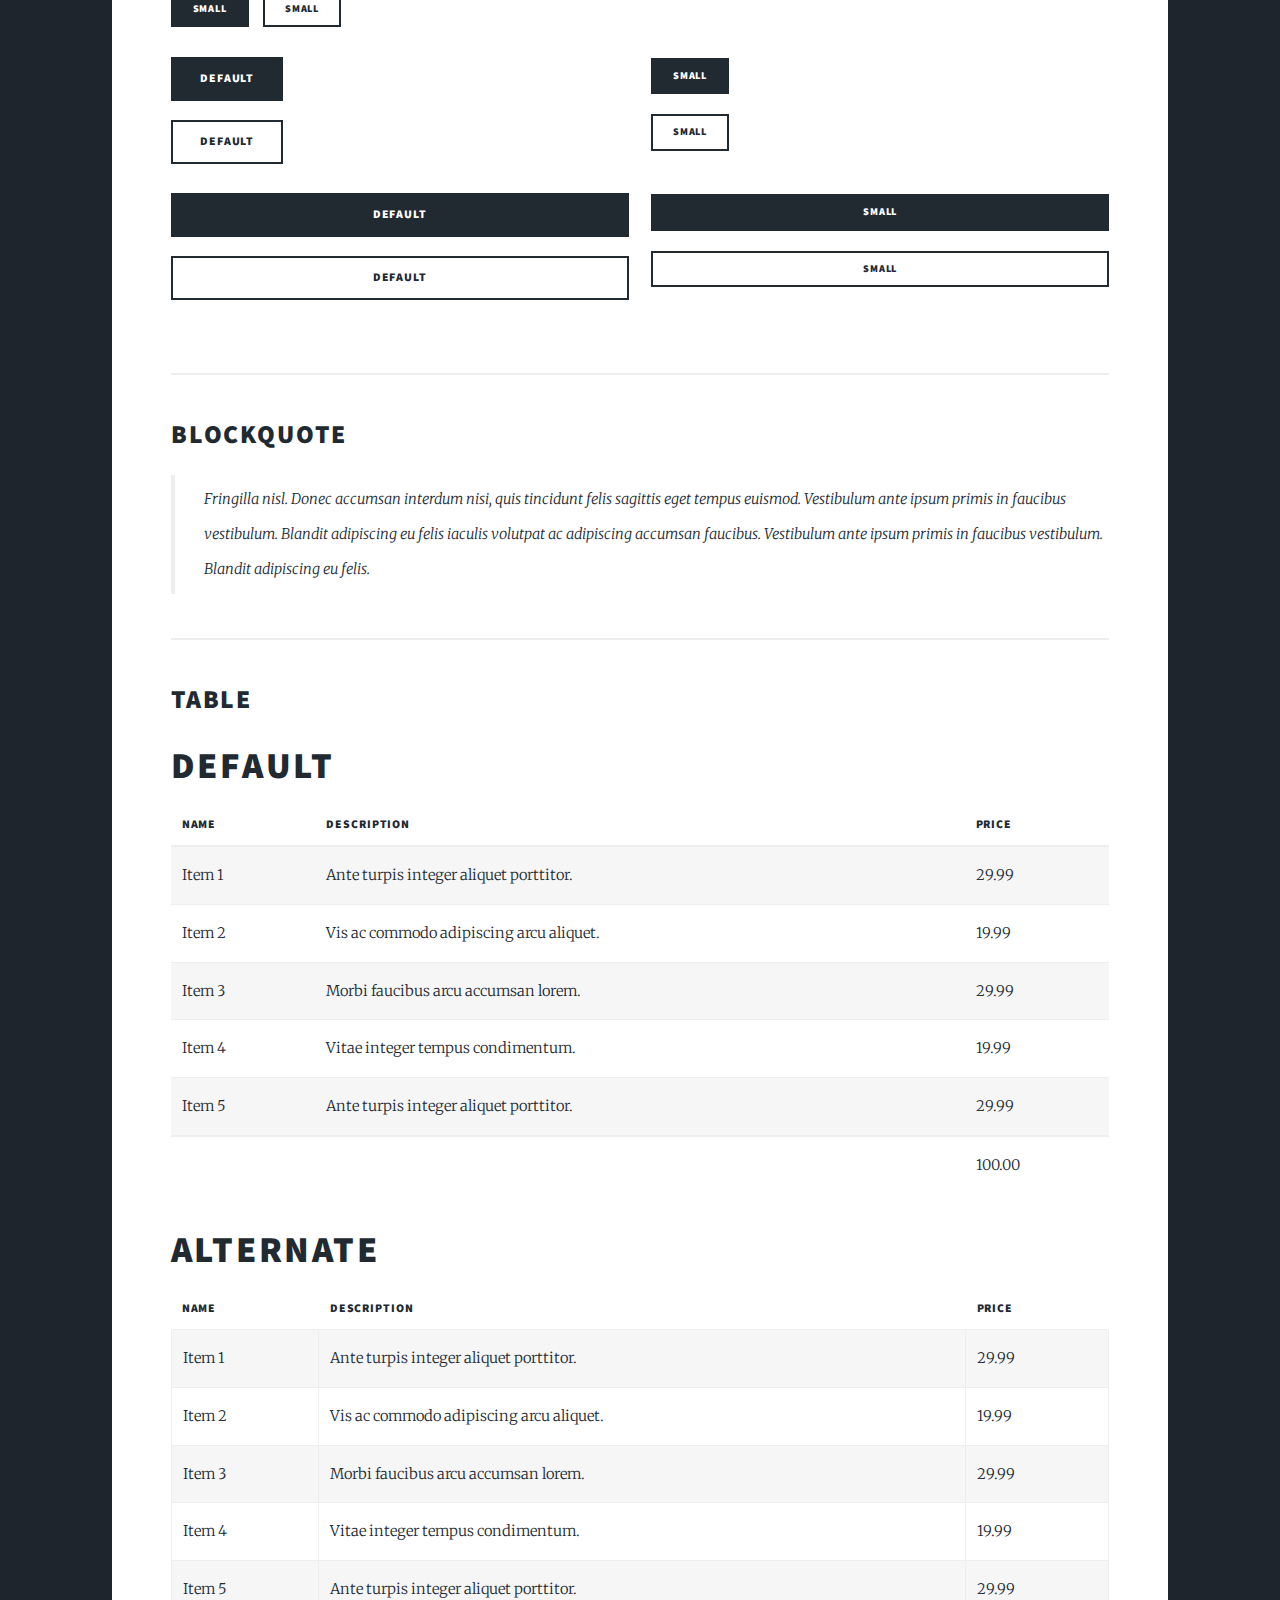
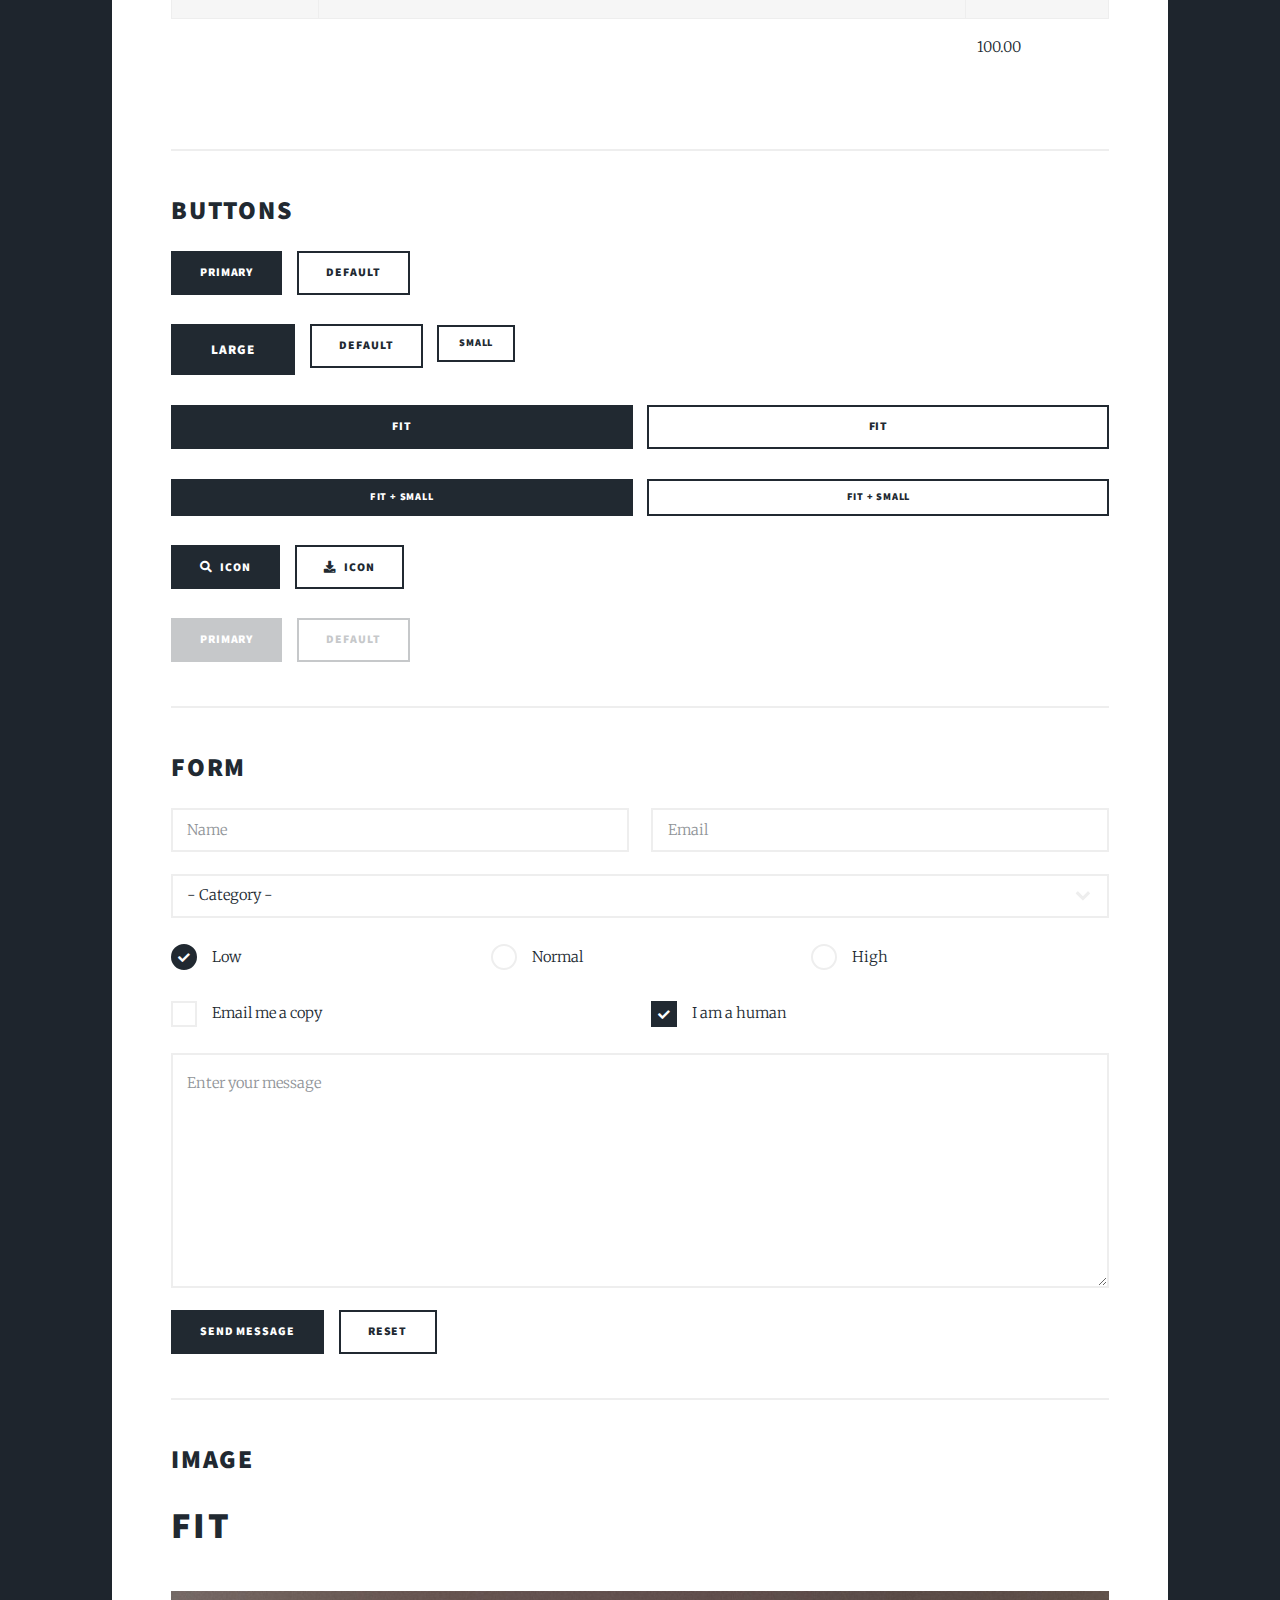
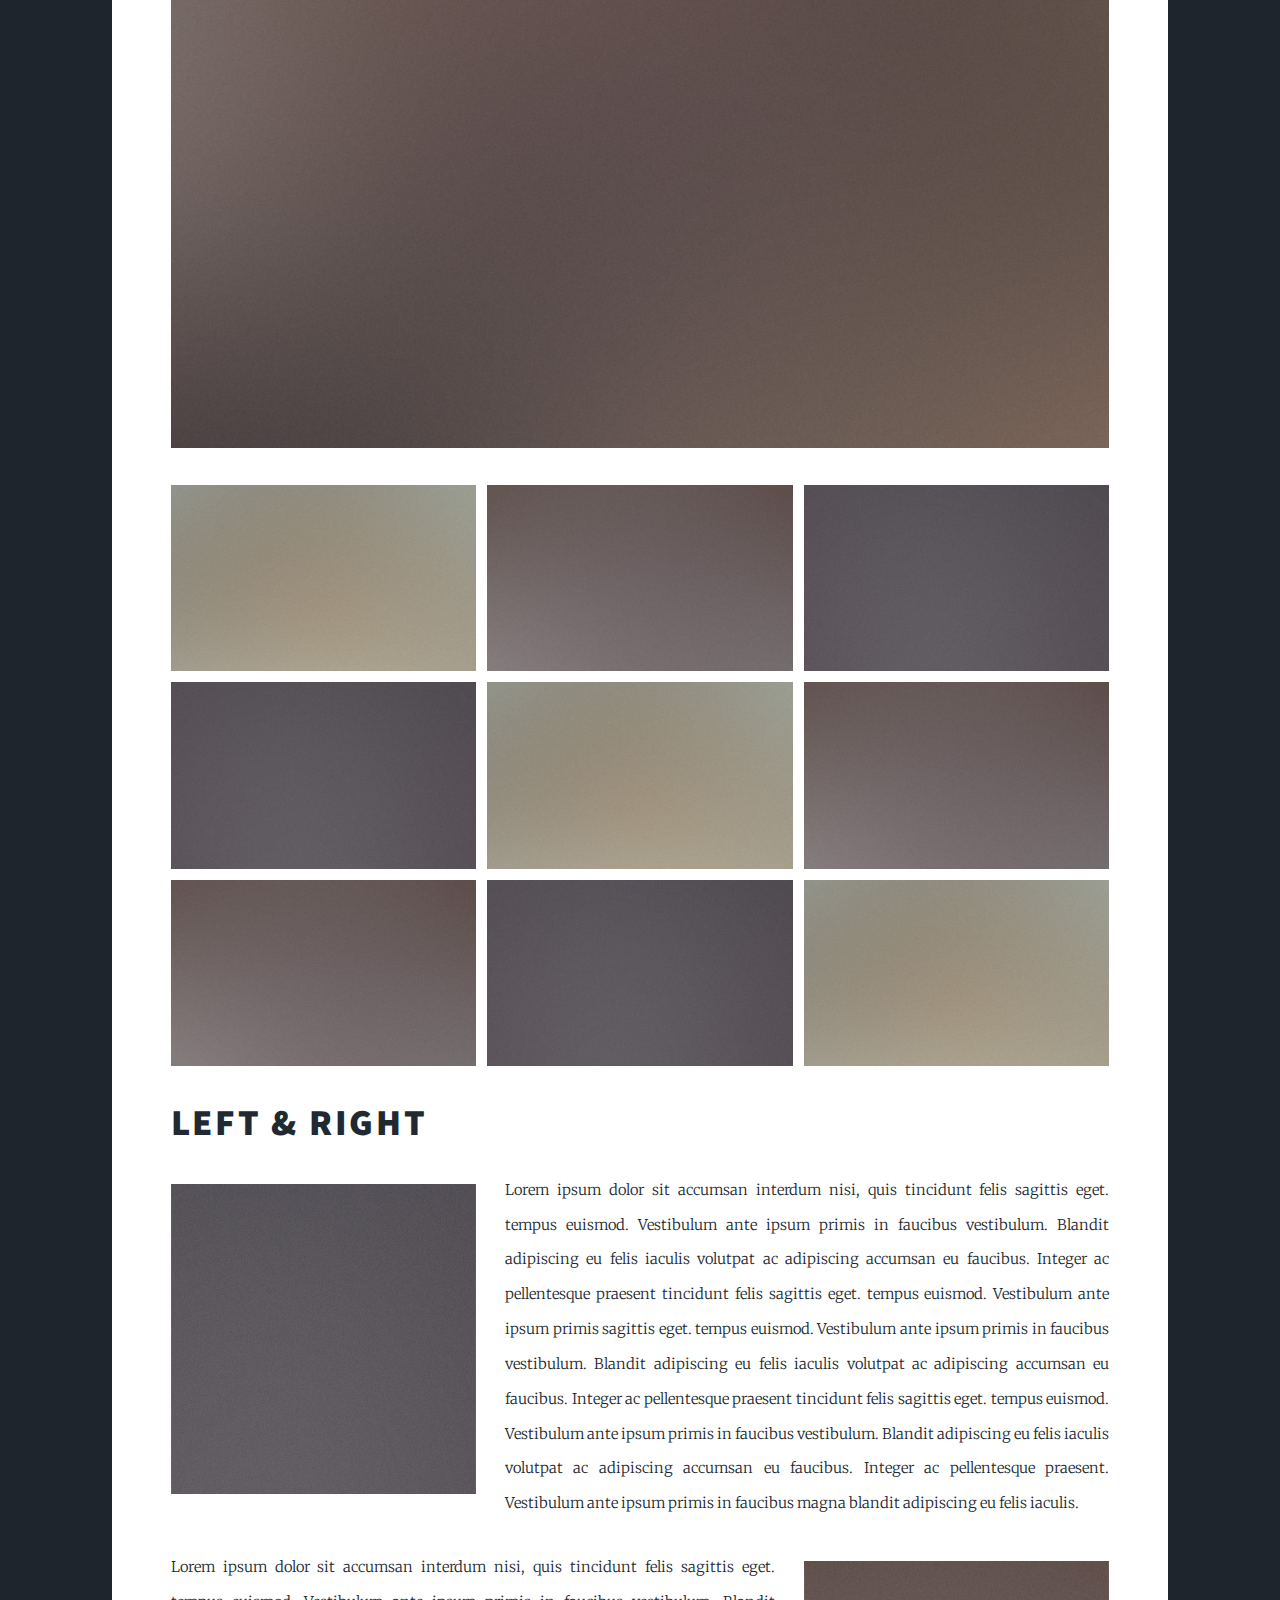
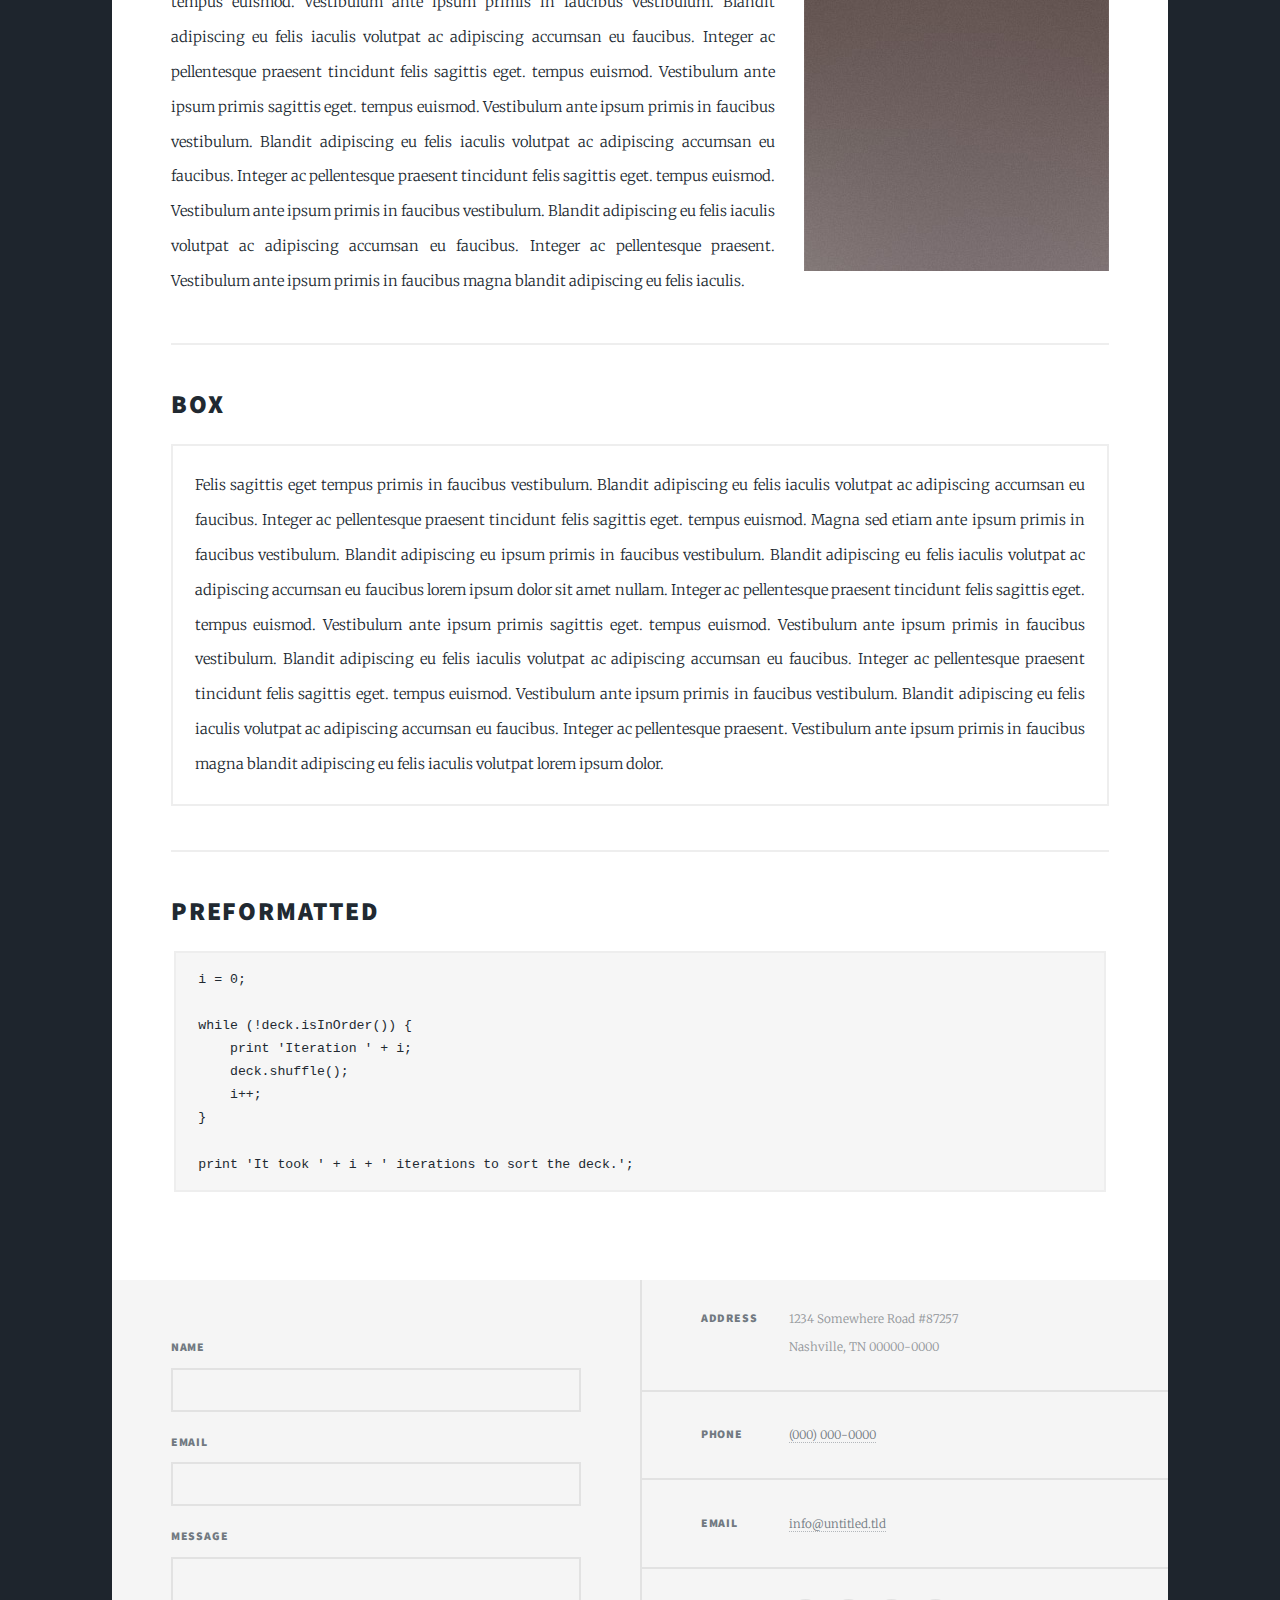
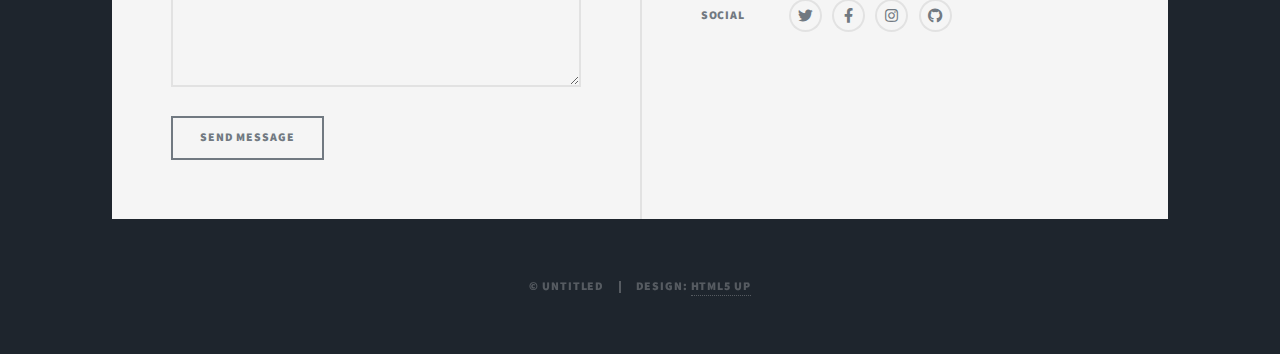
<file: elements.html>
<!DOCTYPE HTML>
<!--
	Massively by HTML5 UP
	html5up.net | @ajlkn
	Free for personal and commercial use under the CCA 3.0 license (html5up.net/license)
-->
<html>
	<head>
		<title>Elements Reference - Massively by HTML5 UP</title>
		<meta charset="utf-8" />
		<meta name="viewport" content="width=device-width, initial-scale=1, user-scalable=no" />
		<link rel="stylesheet" href="assets/css/main.css" />
		<noscript><link rel="stylesheet" href="assets/css/noscript.css" /></noscript>
	</head>
	<body class="is-preload">

		<!-- Wrapper -->
			<div id="wrapper">

				<!-- Header -->
					<header id="header">
						<a href="index.html" class="logo">Massively</a>
					</header>

				<!-- Nav -->
					<nav id="nav">
						<ul class="links">
							<li><a href="index.html">This is Massively</a></li>
							<li><a href="generic.html">Generic Page</a></li>
							<li class="active"><a href="elements.html">Elements Reference</a></li>
						</ul>
						<ul class="icons">
							<li><a href="#" class="icon brands fa-twitter"><span class="label">Twitter</span></a></li>
							<li><a href="#" class="icon brands fa-facebook-f"><span class="label">Facebook</span></a></li>
							<li><a href="#" class="icon brands fa-instagram"><span class="label">Instagram</span></a></li>
							<li><a href="#" class="icon brands fa-github"><span class="label">GitHub</span></a></li>
						</ul>
					</nav>

				<!-- Main -->
					<div id="main">

						<!-- Post -->
							<section class="post">
								<header class="major">
									<h1>Elements<br />
									Reference</h1>
								</header>

								<!-- Text stuff -->
									<h2>Text</h2>
									<p>This is <b>bold</b> and this is <strong>strong</strong>. This is <i>italic</i> and this is <em>emphasized</em>.
									This is <sup>superscript</sup> text and this is <sub>subscript</sub> text.
									This is <u>underlined</u> and this is code: <code>for (;;) { ... }</code>.
									Finally, this is a <a href="#">link</a>.</p>
									<hr />
									<h2>Heading Level 2</h2>
									<h3>Heading Level 3</h3>
									<h4>Heading Level 4</h4>
									<h5>Heading Level 5</h5>
									<h6>Heading Level 6</h6>
									<hr />
									<header>
										<h2>Heading with a Subtitle</h2>
										<p>Lorem ipsum dolor sit amet nullam id egestas urna aliquam</p>
									</header>
									<p>Nunc lacinia ante nunc ac lobortis. Interdum adipiscing gravida odio porttitor sem non mi integer non faucibus ornare mi ut ante amet placerat aliquet. Volutpat eu sed ante lacinia sapien lorem accumsan varius montes viverra nibh in adipiscing blandit tempus accumsan.</p>
									<header>
										<h3>Heading with a Subtitle</h3>
										<p>Lorem ipsum dolor sit amet nullam id egestas urna aliquam</p>
									</header>
									<p>Nunc lacinia ante nunc ac lobortis. Interdum adipiscing gravida odio porttitor sem non mi integer non faucibus ornare mi ut ante amet placerat aliquet. Volutpat eu sed ante lacinia sapien lorem accumsan varius montes viverra nibh in adipiscing blandit tempus accumsan.</p>
									<header>
										<h4>Heading with a Subtitle</h4>
										<p>Lorem ipsum dolor sit amet nullam id egestas urna aliquam</p>
									</header>
									<p>Nunc lacinia ante nunc ac lobortis. Interdum adipiscing gravida odio porttitor sem non mi integer non faucibus ornare mi ut ante amet placerat aliquet. Volutpat eu sed ante lacinia sapien lorem accumsan varius montes viverra nibh in adipiscing blandit tempus accumsan.</p>

									<hr />

								<!-- Lists -->
									<h2>Lists</h2>
									<div class="row">
										<div class="col-6 col-12-small">

											<h3>Unordered</h3>
											<ul>
												<li>Dolor pulvinar etiam.</li>
												<li>Sagittis lorem eleifend.</li>
												<li>Felis feugiat dolore viverra.</li>
												<li>Dolor pulvinar etiam.</li>
											</ul>

											<h3>Alternate</h3>
											<ul class="alt">
												<li>Dolor pulvinar etiam etiam.</li>
												<li>Sagittis adipiscing eleifend.</li>
												<li>Felis enim dolore viverra.</li>
												<li>Dolor pulvinar etiam etiam.</li>
											</ul>

										</div>
										<div class="col-6 col-12-small">

											<h3>Ordered</h3>
											<ol>
												<li>Dolor pulvinar etiam.</li>
												<li>Etiam vel felis at viverra.</li>
												<li>Felis enim feugiat magna.</li>
												<li>Etiam vel felis nullam.</li>
												<li>Felis enim et tempus.</li>
											</ol>

											<h3>Icons</h3>
											<ul class="icons">
												<li><a href="#" class="icon brands fa-twitter"><span class="label">Twitter</span></a></li>
												<li><a href="#" class="icon brands fa-facebook-f"><span class="label">Facebook</span></a></li>
												<li><a href="#" class="icon brands fa-instagram"><span class="label">Instagram</span></a></li>
												<li><a href="#" class="icon brands fa-github"><span class="label">Github</span></a></li>
												<li><a href="#" class="icon brands fa-dribbble"><span class="label">Dribbble</span></a></li>
											</ul>
											<ul class="icons alt">
												<li><a href="#" class="icon brands alt fa-twitter"><span class="label">Twitter</span></a></li>
												<li><a href="#" class="icon brands alt fa-facebook-f"><span class="label">Facebook</span></a></li>
												<li><a href="#" class="icon brands alt fa-instagram"><span class="label">Instagram</span></a></li>
												<li><a href="#" class="icon brands alt fa-github"><span class="label">Github</span></a></li>
												<li><a href="#" class="icon brands alt fa-dribbble"><span class="label">Dribbble</span></a></li>
											</ul>

										</div>
									</div>
									<h3>Definition</h3>
									<dl>
										<dt>Item 1</dt>
										<dd>
											<p>Lorem ipsum dolor vestibulum ante ipsum primis in faucibus vestibulum. Blandit adipiscing eu felis iaculis volutpat ac adipiscing accumsan eu faucibus. Integer ac pellentesque praesent.</p>
										</dd>
										<dt>Item 2</dt>
										<dd>
											<p>Lorem ipsum dolor vestibulum ante ipsum primis in faucibus vestibulum. Blandit adipiscing eu felis iaculis volutpat ac adipiscing accumsan eu faucibus. Integer ac pellentesque praesent.</p>
										</dd>
										<dt>Item 3</dt>
										<dd>
											<p>Lorem ipsum dolor vestibulum ante ipsum primis in faucibus vestibulum. Blandit adipiscing eu felis iaculis volutpat ac adipiscing accumsan eu faucibus. Integer ac pellentesque praesent.</p>
										</dd>
									</dl>

									<h3>Actions</h3>
									<ul class="actions">
										<li><a href="#" class="button primary">Primary</a></li>
										<li><a href="#" class="button">Default</a></li>
									</ul>
									<ul class="actions small">
										<li><a href="#" class="button primary small">Small</a></li>
										<li><a href="#" class="button small">Small</a></li>
									</ul>
									<div class="row">
										<div class="col-6 col-12-small">
											<ul class="actions stacked">
												<li><a href="#" class="button primary">Default</a></li>
												<li><a href="#" class="button">Default</a></li>
											</ul>
										</div>
										<div class="col-6 col-12-small">
											<ul class="actions stacked">
												<li><a href="#" class="button primary small">Small</a></li>
												<li><a href="#" class="button small">Small</a></li>
											</ul>
										</div>
									</div>
									<div class="row">
										<div class="col-6 col-12-small">
											<ul class="actions stacked">
												<li><a href="#" class="button primary fit">Default</a></li>
												<li><a href="#" class="button fit">Default</a></li>
											</ul>
										</div>
										<div class="col-6 col-12-small">
											<ul class="actions stacked">
												<li><a href="#" class="button primary small fit">Small</a></li>
												<li><a href="#" class="button small fit">Small</a></li>
											</ul>
										</div>
									</div>

									<hr />

								<!-- Blockquote -->
									<h2>Blockquote</h2>
									<blockquote>Fringilla nisl. Donec accumsan interdum nisi, quis tincidunt felis sagittis eget tempus euismod. Vestibulum ante ipsum primis in faucibus vestibulum. Blandit adipiscing eu felis iaculis volutpat ac adipiscing accumsan faucibus. Vestibulum ante ipsum primis in faucibus vestibulum. Blandit adipiscing eu felis.</blockquote>

									<hr />

								<!-- Table -->
									<h2>Table</h2>

									<h3>Default</h3>
									<div class="table-wrapper">
										<table>
											<thead>
												<tr>
													<th>Name</th>
													<th>Description</th>
													<th>Price</th>
												</tr>
											</thead>
											<tbody>
												<tr>
													<td>Item 1</td>
													<td>Ante turpis integer aliquet porttitor.</td>
													<td>29.99</td>
												</tr>
												<tr>
													<td>Item 2</td>
													<td>Vis ac commodo adipiscing arcu aliquet.</td>
													<td>19.99</td>
												</tr>
												<tr>
													<td>Item 3</td>
													<td> Morbi faucibus arcu accumsan lorem.</td>
													<td>29.99</td>
												</tr>
												<tr>
													<td>Item 4</td>
													<td>Vitae integer tempus condimentum.</td>
													<td>19.99</td>
												</tr>
												<tr>
													<td>Item 5</td>
													<td>Ante turpis integer aliquet porttitor.</td>
													<td>29.99</td>
												</tr>
											</tbody>
											<tfoot>
												<tr>
													<td colspan="2"></td>
													<td>100.00</td>
												</tr>
											</tfoot>
										</table>
									</div>

									<h3>Alternate</h3>
									<div class="table-wrapper">
										<table class="alt">
											<thead>
												<tr>
													<th>Name</th>
													<th>Description</th>
													<th>Price</th>
												</tr>
											</thead>
											<tbody>
												<tr>
													<td>Item 1</td>
													<td>Ante turpis integer aliquet porttitor.</td>
													<td>29.99</td>
												</tr>
												<tr>
													<td>Item 2</td>
													<td>Vis ac commodo adipiscing arcu aliquet.</td>
													<td>19.99</td>
												</tr>
												<tr>
													<td>Item 3</td>
													<td> Morbi faucibus arcu accumsan lorem.</td>
													<td>29.99</td>
												</tr>
												<tr>
													<td>Item 4</td>
													<td>Vitae integer tempus condimentum.</td>
													<td>19.99</td>
												</tr>
												<tr>
													<td>Item 5</td>
													<td>Ante turpis integer aliquet porttitor.</td>
													<td>29.99</td>
												</tr>
											</tbody>
											<tfoot>
												<tr>
													<td colspan="2"></td>
													<td>100.00</td>
												</tr>
											</tfoot>
										</table>
									</div>

									<hr />

								<!-- Buttons -->
									<h2>Buttons</h2>
									<ul class="actions">
										<li><a href="#" class="button primary">Primary</a></li>
										<li><a href="#" class="button">Default</a></li>
									</ul>
									<ul class="actions">
										<li><a href="#" class="button primary large">Large</a></li>
										<li><a href="#" class="button">Default</a></li>
										<li><a href="#" class="button small">Small</a></li>
									</ul>
									<ul class="actions fit">
										<li><a href="#" class="button primary fit">Fit</a></li>
										<li><a href="#" class="button fit">Fit</a></li>
									</ul>
									<ul class="actions fit small">
										<li><a href="#" class="button primary fit small">Fit + Small</a></li>
										<li><a href="#" class="button fit small">Fit + Small</a></li>
									</ul>
									<ul class="actions">
										<li><a href="#" class="button primary icon solid fa-search">Icon</a></li>
										<li><a href="#" class="button icon solid fa-download">Icon</a></li>
									</ul>
									<ul class="actions">
										<li><span class="button primary disabled">Primary</span></li>
										<li><span class="button disabled">Default</span></li>
									</ul>

									<hr />

								<!-- Form -->
									<h2>Form</h2>

									<form method="post" action="#">
										<div class="row gtr-uniform">
											<div class="col-6 col-12-xsmall">
												<input type="text" name="demo-name" id="demo-name" value="" placeholder="Name" />
											</div>
											<div class="col-6 col-12-xsmall">
												<input type="email" name="demo-email" id="demo-email" value="" placeholder="Email" />
											</div>
											<!-- Break -->
											<div class="col-12">
												<select name="demo-category" id="demo-category">
													<option value="">- Category -</option>
													<option value="1">Manufacturing</option>
													<option value="1">Shipping</option>
													<option value="1">Administration</option>
													<option value="1">Human Resources</option>
												</select>
											</div>
											<!-- Break -->
											<div class="col-4 col-12-small">
												<input type="radio" id="demo-priority-low" name="demo-priority" checked>
												<label for="demo-priority-low">Low</label>
											</div>
											<div class="col-4 col-12-small">
												<input type="radio" id="demo-priority-normal" name="demo-priority">
												<label for="demo-priority-normal">Normal</label>
											</div>
											<div class="col-4 col-12-small">
												<input type="radio" id="demo-priority-high" name="demo-priority">
												<label for="demo-priority-high">High</label>
											</div>
											<!-- Break -->
											<div class="col-6 col-12-small">
												<input type="checkbox" id="demo-copy" name="demo-copy">
												<label for="demo-copy">Email me a copy</label>
											</div>
											<div class="col-6 col-12-small">
												<input type="checkbox" id="demo-human" name="demo-human" checked>
												<label for="demo-human">I am a human</label>
											</div>
											<!-- Break -->
											<div class="col-12">
												<textarea name="demo-message" id="demo-message" placeholder="Enter your message" rows="6"></textarea>
											</div>
											<!-- Break -->
											<div class="col-12">
												<ul class="actions">
													<li><input type="submit" value="Send Message" class="primary" /></li>
													<li><input type="reset" value="Reset" /></li>
												</ul>
											</div>
										</div>
									</form>

									<hr />

								<!-- Image -->
									<h2>Image</h2>

									<h3>Fit</h3>
									<span class="image fit"><img src="images/pic01.jpg" alt="" /></span>
									<div class="box alt">
										<div class="row gtr-50 gtr-uniform">
											<div class="col-4"><span class="image fit"><img src="images/pic02.jpg" alt="" /></span></div>
											<div class="col-4"><span class="image fit"><img src="images/pic03.jpg" alt="" /></span></div>
											<div class="col-4"><span class="image fit"><img src="images/pic04.jpg" alt="" /></span></div>
											<!-- Break -->
											<div class="col-4"><span class="image fit"><img src="images/pic04.jpg" alt="" /></span></div>
											<div class="col-4"><span class="image fit"><img src="images/pic02.jpg" alt="" /></span></div>
											<div class="col-4"><span class="image fit"><img src="images/pic03.jpg" alt="" /></span></div>
											<!-- Break -->
											<div class="col-4"><span class="image fit"><img src="images/pic03.jpg" alt="" /></span></div>
											<div class="col-4"><span class="image fit"><img src="images/pic04.jpg" alt="" /></span></div>
											<div class="col-4"><span class="image fit"><img src="images/pic02.jpg" alt="" /></span></div>
										</div>
									</div>

									<h3>Left &amp; Right</h3>
									<p><span class="image left"><img src="images/pic08.jpg" alt="" /></span>Lorem ipsum dolor sit accumsan interdum nisi, quis tincidunt felis sagittis eget. tempus euismod. Vestibulum ante ipsum primis in faucibus vestibulum. Blandit adipiscing eu felis iaculis volutpat ac adipiscing accumsan eu faucibus. Integer ac pellentesque praesent tincidunt felis sagittis eget. tempus euismod. Vestibulum ante ipsum primis sagittis eget. tempus euismod. Vestibulum ante ipsum primis in faucibus vestibulum. Blandit adipiscing eu felis iaculis volutpat ac adipiscing accumsan eu faucibus. Integer ac pellentesque praesent tincidunt felis sagittis eget. tempus euismod. Vestibulum ante ipsum primis in faucibus vestibulum. Blandit adipiscing eu felis iaculis volutpat ac adipiscing accumsan eu faucibus. Integer ac pellentesque praesent. Vestibulum ante ipsum primis in faucibus magna blandit adipiscing eu felis iaculis.</p>
									<p><span class="image right"><img src="images/pic09.jpg" alt="" /></span>Lorem ipsum dolor sit accumsan interdum nisi, quis tincidunt felis sagittis eget. tempus euismod. Vestibulum ante ipsum primis in faucibus vestibulum. Blandit adipiscing eu felis iaculis volutpat ac adipiscing accumsan eu faucibus. Integer ac pellentesque praesent tincidunt felis sagittis eget. tempus euismod. Vestibulum ante ipsum primis sagittis eget. tempus euismod. Vestibulum ante ipsum primis in faucibus vestibulum. Blandit adipiscing eu felis iaculis volutpat ac adipiscing accumsan eu faucibus. Integer ac pellentesque praesent tincidunt felis sagittis eget. tempus euismod. Vestibulum ante ipsum primis in faucibus vestibulum. Blandit adipiscing eu felis iaculis volutpat ac adipiscing accumsan eu faucibus. Integer ac pellentesque praesent. Vestibulum ante ipsum primis in faucibus magna blandit adipiscing eu felis iaculis.</p>

									<hr />

								<!-- Box -->
									<h2>Box</h2>
									<div class="box">
										<p>Felis sagittis eget tempus primis in faucibus vestibulum. Blandit adipiscing eu felis iaculis volutpat ac adipiscing accumsan eu faucibus. Integer ac pellentesque praesent tincidunt felis sagittis eget. tempus euismod. Magna sed etiam ante ipsum primis in faucibus vestibulum. Blandit adipiscing eu ipsum primis in faucibus vestibulum. Blandit adipiscing eu felis iaculis volutpat ac adipiscing accumsan eu faucibus lorem ipsum dolor sit amet nullam. Integer ac pellentesque praesent tincidunt felis sagittis eget. tempus euismod. Vestibulum ante ipsum primis sagittis eget. tempus euismod. Vestibulum ante ipsum primis in faucibus vestibulum. Blandit adipiscing eu felis iaculis volutpat ac adipiscing accumsan eu faucibus. Integer ac pellentesque praesent tincidunt felis sagittis eget. tempus euismod. Vestibulum ante ipsum primis in faucibus vestibulum. Blandit adipiscing eu felis iaculis volutpat ac adipiscing accumsan eu faucibus. Integer ac pellentesque praesent. Vestibulum ante ipsum primis in faucibus magna blandit adipiscing eu felis iaculis volutpat lorem ipsum dolor.</p>
									</div>

									<hr />

								<!-- Preformatted Code -->
									<h2>Preformatted</h2>
									<pre><code>i = 0;

while (!deck.isInOrder()) {
    print 'Iteration ' + i;
    deck.shuffle();
    i++;
}

print 'It took ' + i + ' iterations to sort the deck.';
</code></pre>

							</section>

					</div>

				<!-- Footer -->
					<footer id="footer">
						<section>
							<form method="post" action="#">
								<div class="fields">
									<div class="field">
										<label for="name">Name</label>
										<input type="text" name="name" id="name" />
									</div>
									<div class="field">
										<label for="email">Email</label>
										<input type="text" name="email" id="email" />
									</div>
									<div class="field">
										<label for="message">Message</label>
										<textarea name="message" id="message" rows="3"></textarea>
									</div>
								</div>
								<ul class="actions">
									<li><input type="submit" value="Send Message" /></li>
								</ul>
							</form>
						</section>
						<section class="split contact">
							<section class="alt">
								<h3>Address</h3>
								<p>1234 Somewhere Road #87257<br />
								Nashville, TN 00000-0000</p>
							</section>
							<section>
								<h3>Phone</h3>
								<p><a href="#">(000) 000-0000</a></p>
							</section>
							<section>
								<h3>Email</h3>
								<p><a href="#">info@untitled.tld</a></p>
							</section>
							<section>
								<h3>Social</h3>
								<ul class="icons alt">
									<li><a href="#" class="icon brands alt fa-twitter"><span class="label">Twitter</span></a></li>
									<li><a href="#" class="icon brands alt fa-facebook-f"><span class="label">Facebook</span></a></li>
									<li><a href="#" class="icon brands alt fa-instagram"><span class="label">Instagram</span></a></li>
									<li><a href="#" class="icon brands alt fa-github"><span class="label">GitHub</span></a></li>
								</ul>
							</section>
						</section>
					</footer>

				<!-- Copyright -->
					<div id="copyright">
						<ul><li>&copy; Untitled</li><li>Design: <a href="https://html5up.net">HTML5 UP</a></li></ul>
					</div>

			</div>

		<!-- Scripts -->
			<script src="assets/js/jquery.min.js"></script>
			<script src="assets/js/jquery.scrollex.min.js"></script>
			<script src="assets/js/jquery.scrolly.min.js"></script>
			<script src="assets/js/browser.min.js"></script>
			<script src="assets/js/breakpoints.min.js"></script>
			<script src="assets/js/util.js"></script>
			<script src="assets/js/main.js"></script>

	</body>
</html>
</file>
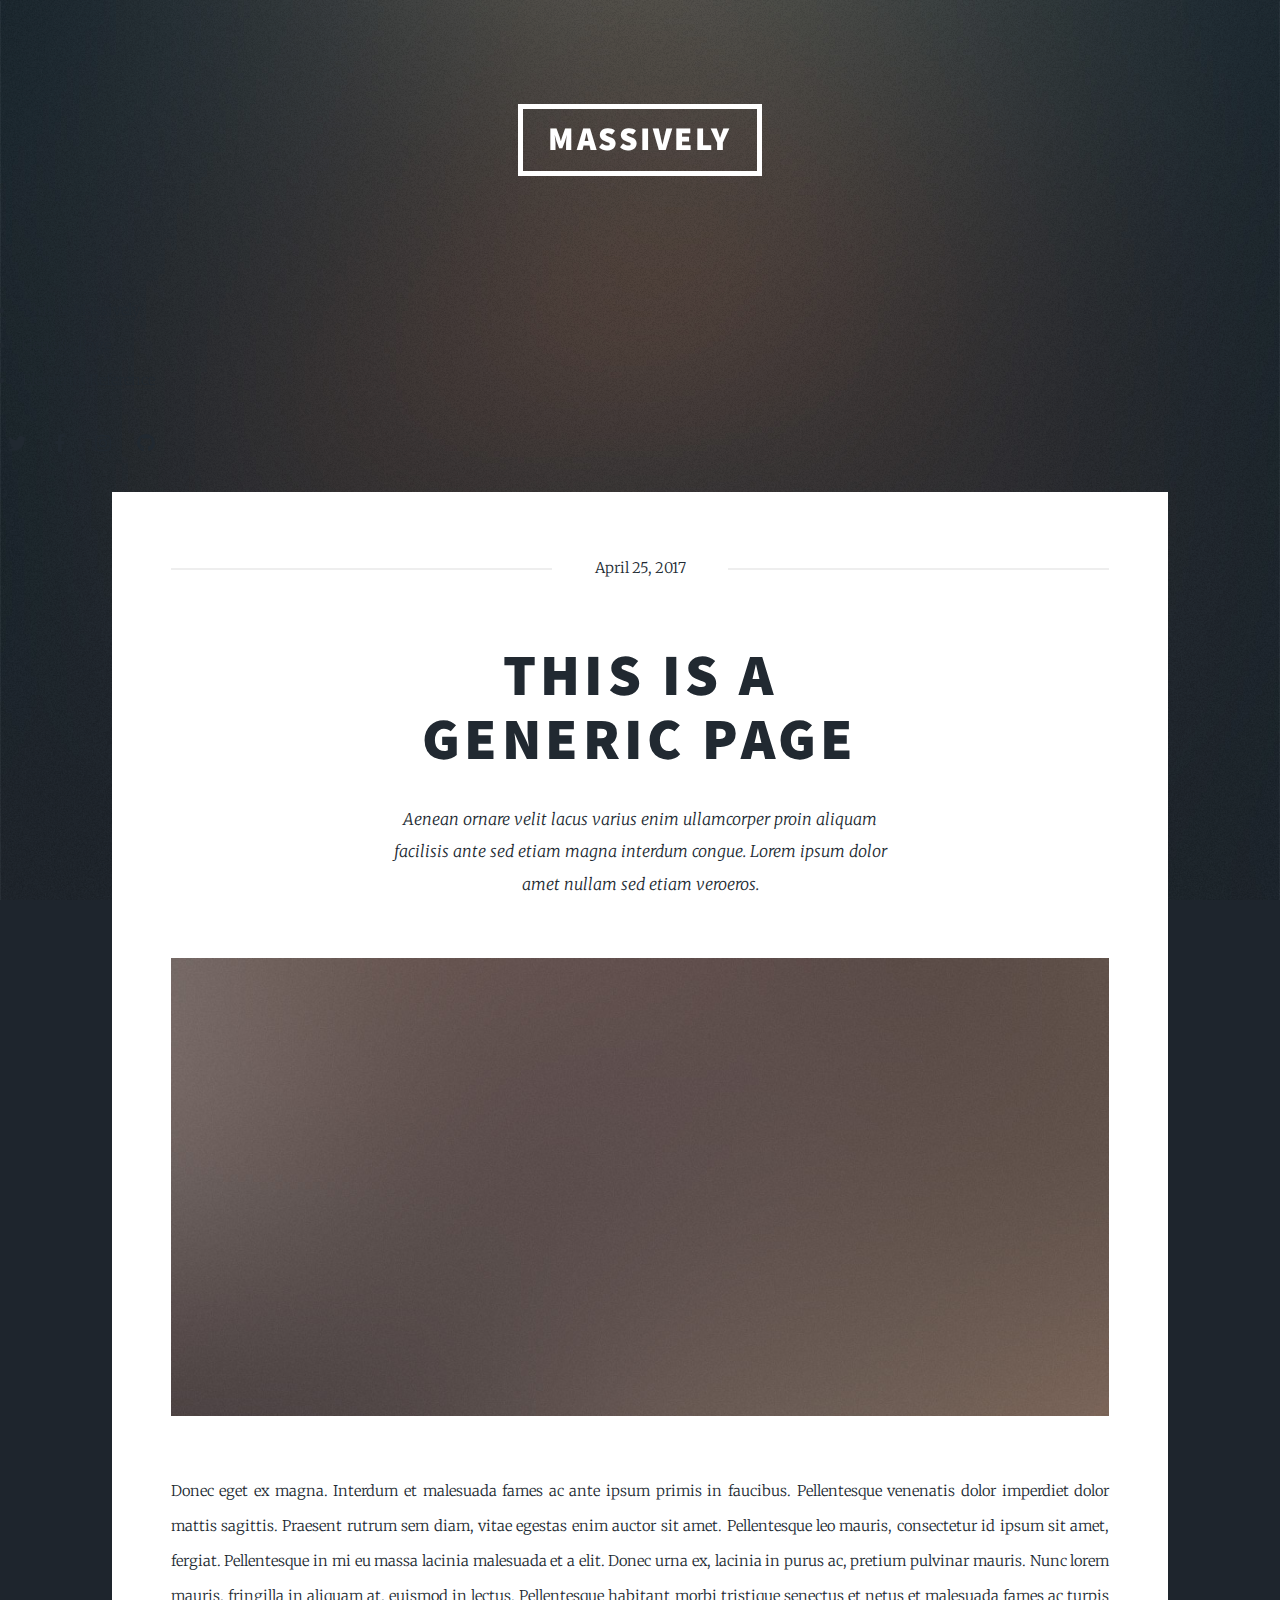
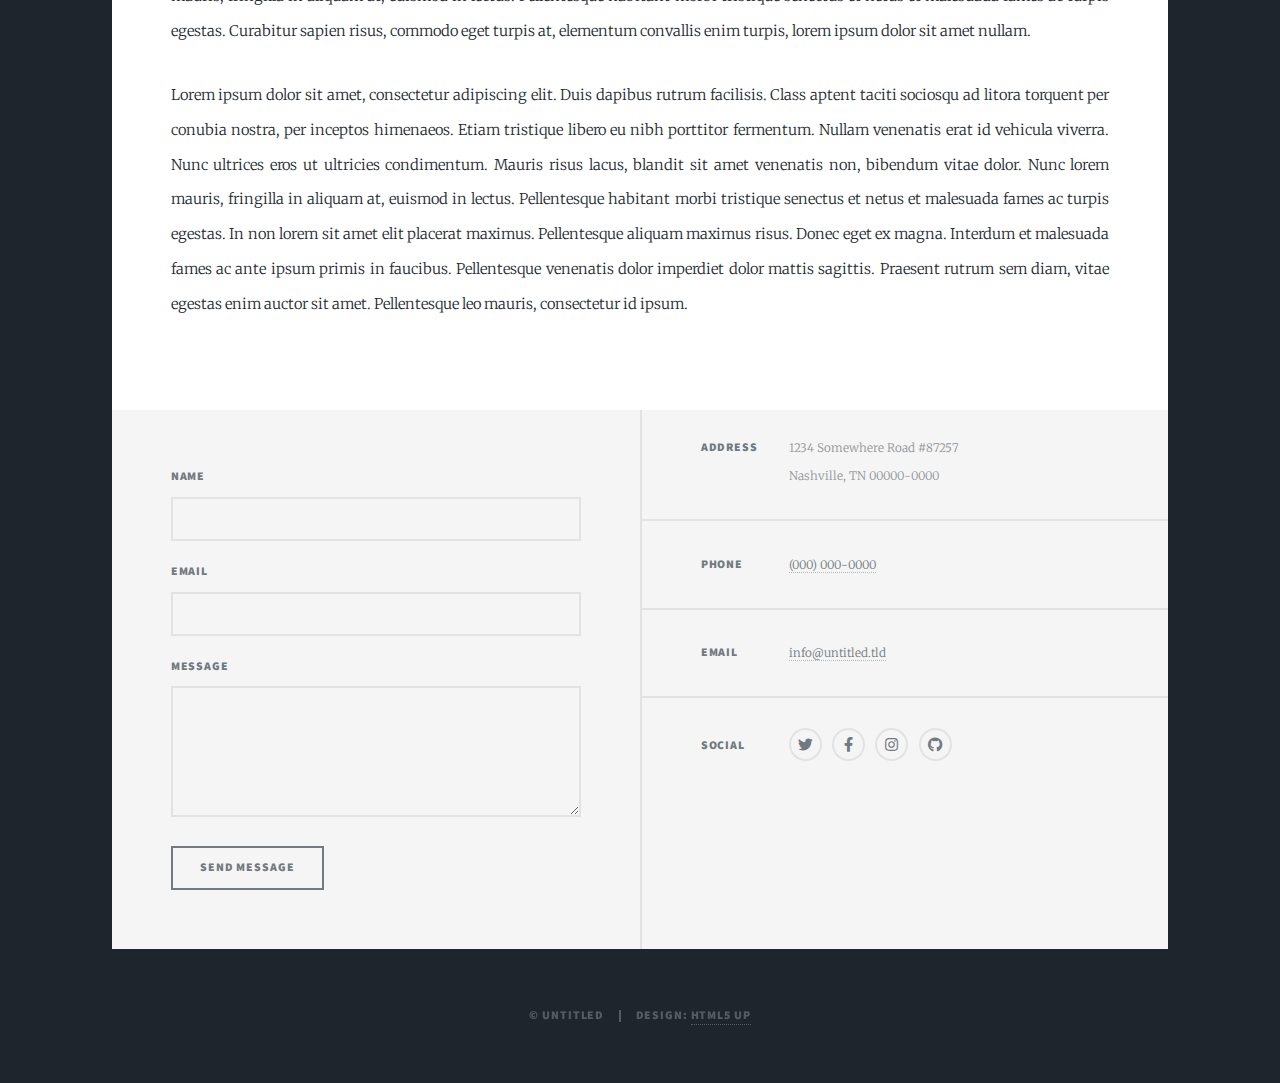
<file: generic.html>
<!DOCTYPE HTML>
<!--
	Massively by HTML5 UP
	html5up.net | @ajlkn
	Free for personal and commercial use under the CCA 3.0 license (html5up.net/license)
-->
<html>
	<head>
		<title>Generic Page - Massively by HTML5 UP</title>
		<meta charset="utf-8" />
		<meta name="viewport" content="width=device-width, initial-scale=1, user-scalable=no" />
		<link rel="stylesheet" href="assets/css/main.css" />
		<noscript><link rel="stylesheet" href="assets/css/noscript.css" /></noscript>
	</head>
	<body class="is-preload">

		<!-- Wrapper -->
			<div id="wrapper">

				<!-- Header -->
					<header id="header">
						<a href="index.html" class="logo">Massively</a>
					</header>

				<!-- Nav -->
					<nav id="nav">
						<ul class="links">
							<li><a href="index.html">This is Massively</a></li>
							<li class="active"><a href="generic.html">Generic Page</a></li>
							<li><a href="elements.html">Elements Reference</a></li>
						</ul>
						<ul class="icons">
							<li><a href="#" class="icon brands fa-twitter"><span class="label">Twitter</span></a></li>
							<li><a href="#" class="icon brands fa-facebook-f"><span class="label">Facebook</span></a></li>
							<li><a href="#" class="icon brands fa-instagram"><span class="label">Instagram</span></a></li>
							<li><a href="#" class="icon brands fa-github"><span class="label">GitHub</span></a></li>
						</ul>
					</nav>

				<!-- Main -->
					<div id="main">

						<!-- Post -->
							<section class="post">
								<header class="major">
									<span class="date">April 25, 2017</span>
									<h1>This is a<br />
									Generic Page</h1>
									<p>Aenean ornare velit lacus varius enim ullamcorper proin aliquam<br />
									facilisis ante sed etiam magna interdum congue. Lorem ipsum dolor<br />
									amet nullam sed etiam veroeros.</p>
								</header>
								<div class="image main"><img src="images/pic01.jpg" alt="" /></div>
								<p>Donec eget ex magna. Interdum et malesuada fames ac ante ipsum primis in faucibus. Pellentesque venenatis dolor imperdiet dolor mattis sagittis. Praesent rutrum sem diam, vitae egestas enim auctor sit amet. Pellentesque leo mauris, consectetur id ipsum sit amet, fergiat. Pellentesque in mi eu massa lacinia malesuada et a elit. Donec urna ex, lacinia in purus ac, pretium pulvinar mauris. Nunc lorem mauris, fringilla in aliquam at, euismod in lectus. Pellentesque habitant morbi tristique senectus et netus et malesuada fames ac turpis egestas. Curabitur sapien risus, commodo eget turpis at, elementum convallis enim turpis, lorem ipsum dolor sit amet nullam.</p>
								<p>Lorem ipsum dolor sit amet, consectetur adipiscing elit. Duis dapibus rutrum facilisis. Class aptent taciti sociosqu ad litora torquent per conubia nostra, per inceptos himenaeos. Etiam tristique libero eu nibh porttitor fermentum. Nullam venenatis erat id vehicula viverra. Nunc ultrices eros ut ultricies condimentum. Mauris risus lacus, blandit sit amet venenatis non, bibendum vitae dolor. Nunc lorem mauris, fringilla in aliquam at, euismod in lectus. Pellentesque habitant morbi tristique senectus et netus et malesuada fames ac turpis egestas. In non lorem sit amet elit placerat maximus. Pellentesque aliquam maximus risus. Donec eget ex magna. Interdum et malesuada fames ac ante ipsum primis in faucibus. Pellentesque venenatis dolor imperdiet dolor mattis sagittis. Praesent rutrum sem diam, vitae egestas enim auctor sit amet. Pellentesque leo mauris, consectetur id ipsum.</p>
							</section>

					</div>

				<!-- Footer -->
					<footer id="footer">
						<section>
							<form method="post" action="#">
								<div class="fields">
									<div class="field">
										<label for="name">Name</label>
										<input type="text" name="name" id="name" />
									</div>
									<div class="field">
										<label for="email">Email</label>
										<input type="text" name="email" id="email" />
									</div>
									<div class="field">
										<label for="message">Message</label>
										<textarea name="message" id="message" rows="3"></textarea>
									</div>
								</div>
								<ul class="actions">
									<li><input type="submit" value="Send Message" /></li>
								</ul>
							</form>
						</section>
						<section class="split contact">
							<section class="alt">
								<h3>Address</h3>
								<p>1234 Somewhere Road #87257<br />
								Nashville, TN 00000-0000</p>
							</section>
							<section>
								<h3>Phone</h3>
								<p><a href="#">(000) 000-0000</a></p>
							</section>
							<section>
								<h3>Email</h3>
								<p><a href="#">info@untitled.tld</a></p>
							</section>
							<section>
								<h3>Social</h3>
								<ul class="icons alt">
									<li><a href="#" class="icon brands alt fa-twitter"><span class="label">Twitter</span></a></li>
									<li><a href="#" class="icon brands alt fa-facebook-f"><span class="label">Facebook</span></a></li>
									<li><a href="#" class="icon brands alt fa-instagram"><span class="label">Instagram</span></a></li>
									<li><a href="#" class="icon brands alt fa-github"><span class="label">GitHub</span></a></li>
								</ul>
							</section>
						</section>
					</footer>

				<!-- Copyright -->
					<div id="copyright">
						<ul><li>&copy; Untitled</li><li>Design: <a href="https://html5up.net">HTML5 UP</a></li></ul>
					</div>

			</div>

		<!-- Scripts -->
			<script src="assets/js/jquery.min.js"></script>
			<script src="assets/js/jquery.scrollex.min.js"></script>
			<script src="assets/js/jquery.scrolly.min.js"></script>
			<script src="assets/js/browser.min.js"></script>
			<script src="assets/js/breakpoints.min.js"></script>
			<script src="assets/js/util.js"></script>
			<script src="assets/js/main.js"></script>

	</body>
</html>
</file>
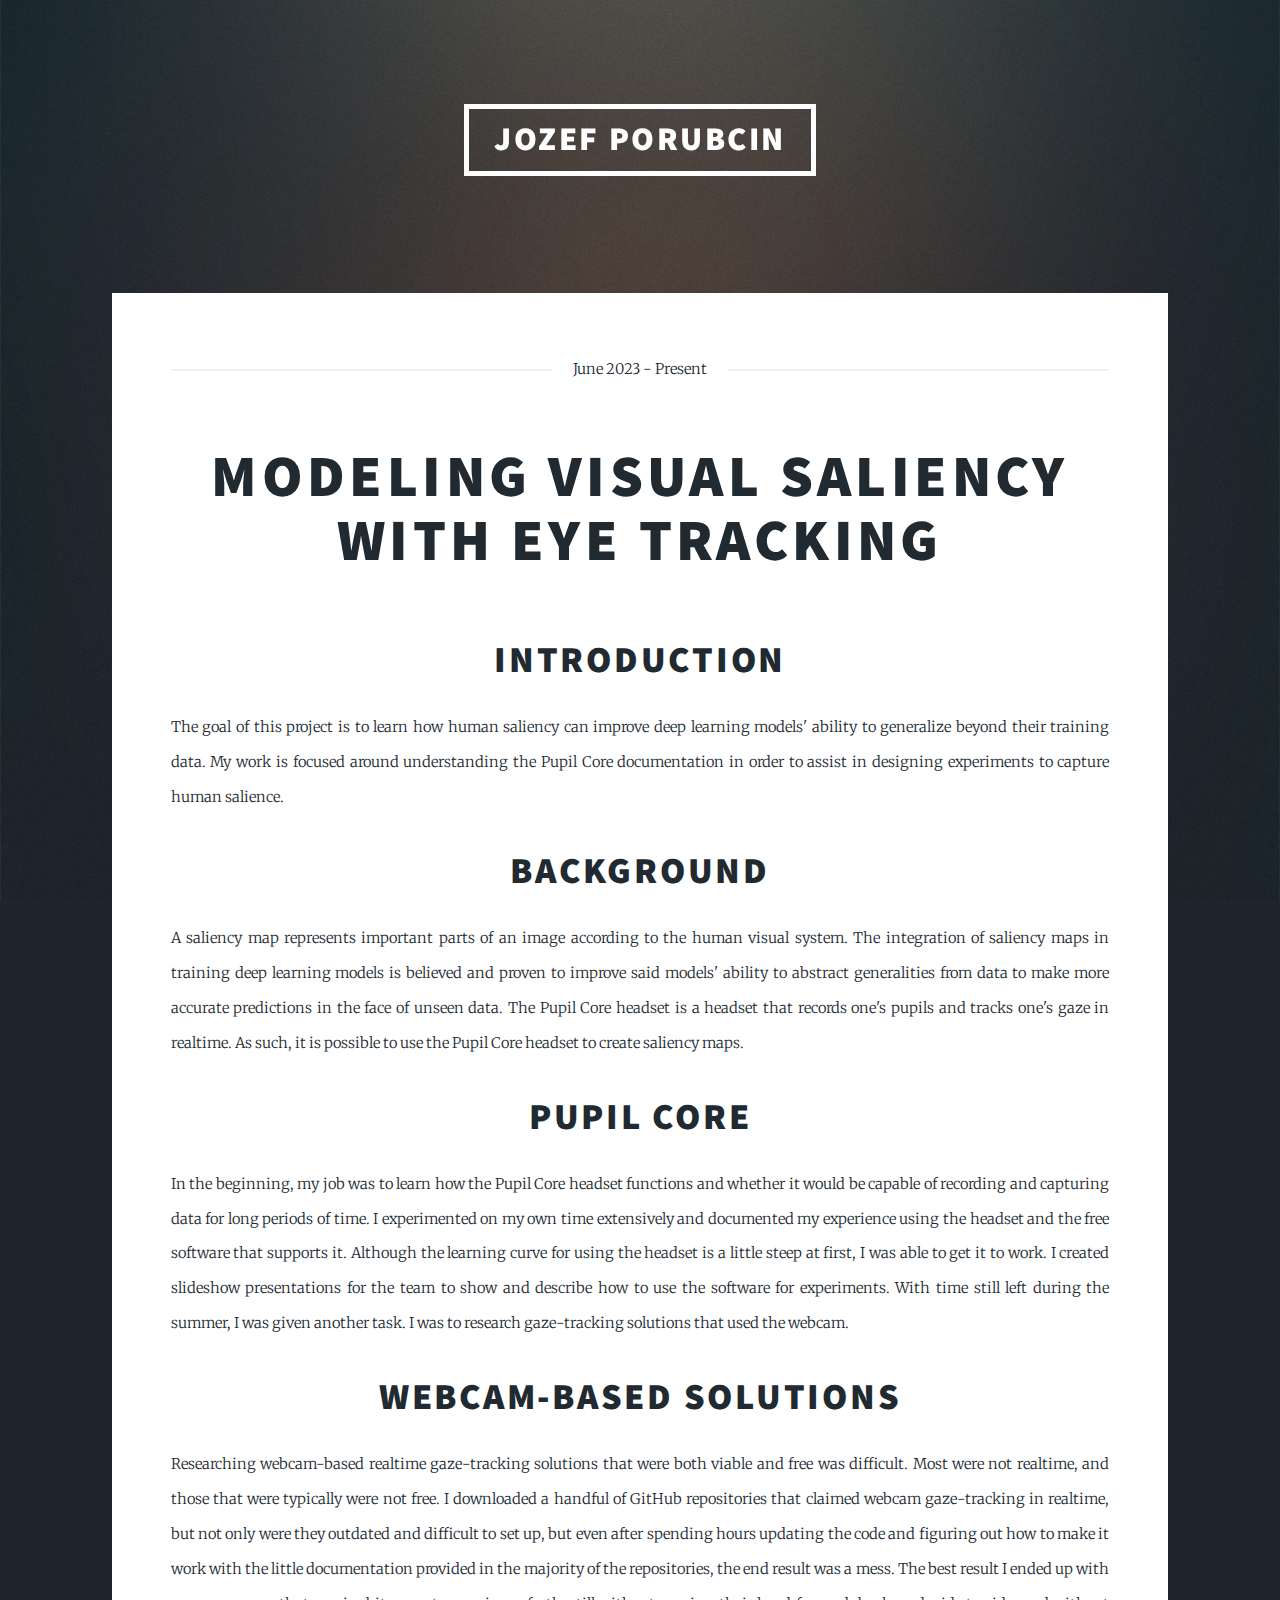
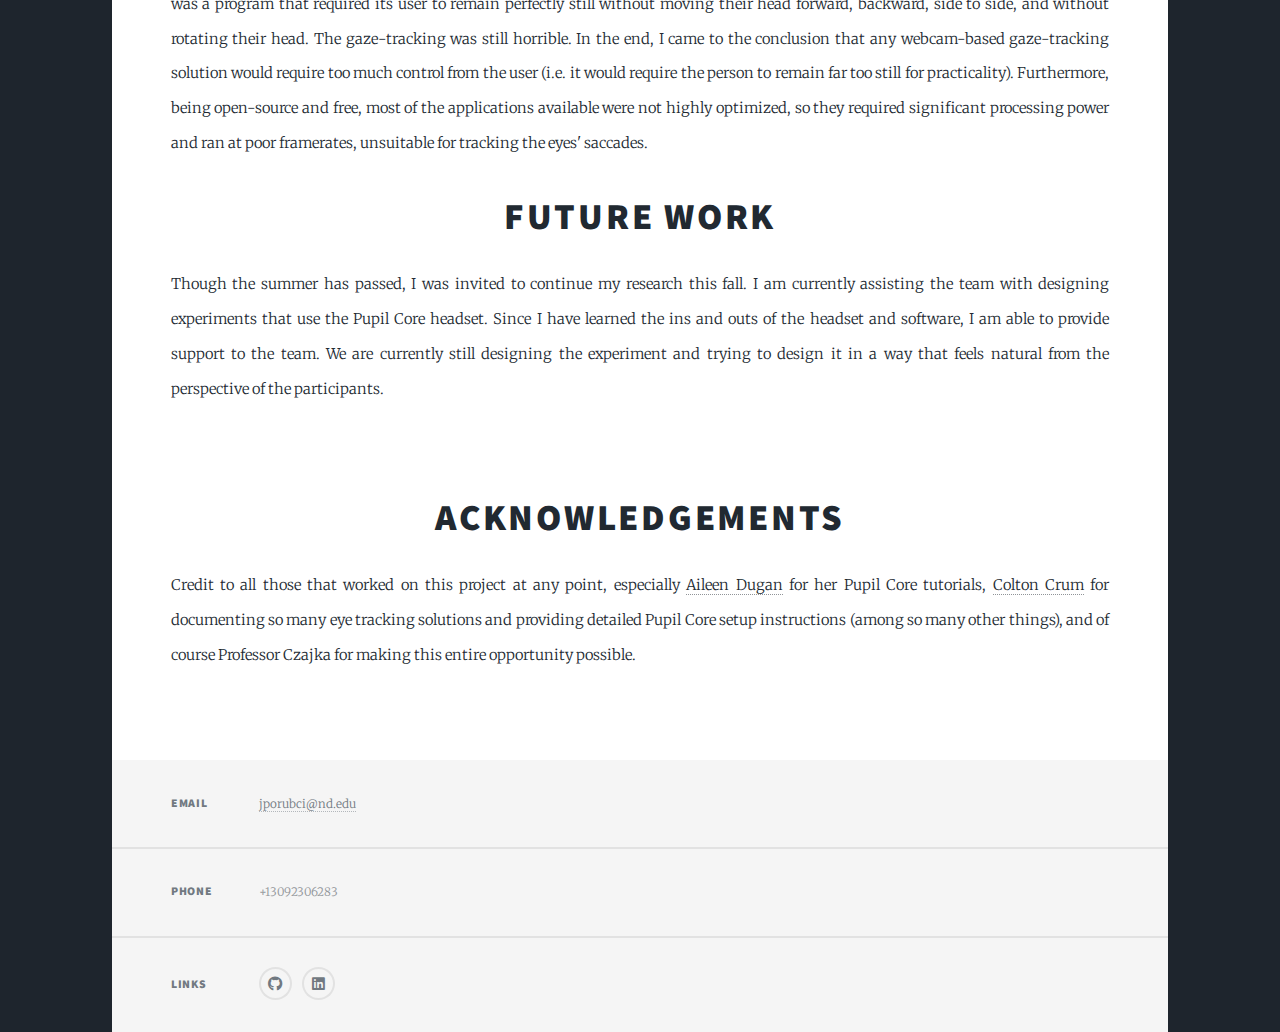
<file: r_su23-fa23.html>
<!DOCTYPE HTML>
<html>
	<head>
		<title>Modeling Visual Saliency with Eye Tracking</title>
		<meta charset="utf-8"/>
		<meta name="viewport" content="width=device-width, initial-scale=1, user-scalable=no"/>
		<link rel="stylesheet" href="assets/css/main.css"/>
		<noscript><link rel="stylesheet" href="assets/css/noscript.css"/></noscript>
	</head>
	<body class="is-preload">

		<!-- Wrapper -->
			<div id="wrapper" class="fade-in">
				<!-- Header -->
					<header id="header">
						<a class="logo">Jozef Porubcin</a>
					</header>

				<!-- Main -->
					<div id="main">

						<!-- Featured Post -->
							<section class="post featured">
								<header class="major">
									<span class="date">June 2023 - Present</span>
									<h2>Modeling Visual Saliency <br>with Eye Tracking</h2>
									<!--<p>Github: <a href="" target="_blank" rel="noopener noreferrer"></a></p>-->
								</header>
								<h3>Introduction</h3>
								<p>The goal of this project is to learn how human saliency can improve deep learning models' ability to generalize beyond their training data. My work is focused around understanding the Pupil Core documentation in order to assist in designing experiments to capture human salience.</p>
								<h3>Background</h3>
								<p>A saliency map represents important parts of an image according to the human visual system. The integration of saliency maps in training deep learning models is believed and proven to improve said models' ability to abstract generalities from data to make more accurate predictions in the face of unseen data. The Pupil Core headset is a headset that records one's pupils and tracks one's gaze in realtime. As such, it is possible to use the Pupil Core headset to create saliency maps.</p>
								<h3>Pupil Core</h3>
								<p>In the beginning, my job was to learn how the Pupil Core headset functions and whether it would be capable of recording and capturing data for long periods of time. I experimented on my own time extensively and documented my experience using the headset and the free software that supports it. Although the learning curve for using the headset is a little steep at first, I was able to get it to work. I created slideshow presentations for the team to show and describe how to use the software for experiments. With time still left during the summer, I was given another task. I was to research gaze-tracking solutions that used the webcam.</p>
								<h3>Webcam-based Solutions</h3>
								<p>Researching webcam-based realtime gaze-tracking solutions that were both viable and free was difficult. Most were not realtime, and those that were typically were not free. I downloaded a handful of GitHub repositories that claimed webcam gaze-tracking in realtime, but not only were they outdated and difficult to set up, but even after spending hours updating the code and figuring out how to make it work with the little documentation provided in the majority of the repositories, the end result was a mess. The best result I ended up with was a program that required its user to remain perfectly still without moving their head forward, backward, side to side, and without rotating their head. The gaze-tracking was still horrible. In the end, I came to the conclusion that any webcam-based gaze-tracking solution would require too much control from the user (i.e. it would require the person to remain far too still for practicality). Furthermore, being open-source and free, most of the applications available were not highly optimized, so they required significant processing power and ran at poor framerates, unsuitable for tracking the eyes' saccades.</p>
								<h3>Future Work</h3>
								<p>Though the summer has passed, I was invited to continue my research this fall. I am currently assisting the team with designing experiments that use the Pupil Core headset. Since I have learned the ins and outs of the headset and software, I am able to provide support to the team. We are currently still designing the experiment and trying to design it in a way that feels natural from the perspective of the participants.</p>
								<h3><br>Acknowledgements</h3>
								<p>Credit to all those that worked on this project at any point, especially <a href="https://www.linkedin.com/in/aileen-dugan-117314175/" target="_blank" rel="noopener noreferrer">Aileen Dugan</a> for her Pupil Core tutorials, <a href="https://www.linkedin.com/in/colton-crum-78a9281b5/" target="_blank" rel="noopener noreferrer">Colton Crum</a> for documenting so many eye tracking solutions and providing detailed Pupil Core setup instructions (among so many other things), and of course Professor Czajka for making this entire opportunity possible.</p>
							</section>
					</div>

				<!-- Footer -->
					<footer id="footer">
						<section class="split contact">
							<section>
								<h3>Email</h3>
								<p><a href="mailto:jporubci@nd.edu">jporubci@nd.edu</a></p>
							</section>
							<section>
								<h3>Phone</h3>
								<p>+13092306283</p>
							</section>
							<section>
								<h3>Links</h3>
								<ul class="icons alt">
									<li><a href="https://github.com/jporubci" target="_blank" rel="noopener noreferrer" class="icon brands alt fa-github"><span class="label">GitHub</span></a></li>
									<li><a href="https://www.linkedin.com/in/jozef-p/" target="_blank" rel="noopener noreferrer" class="icon brands alt fa-linkedin"><span class="label">LinkedIn</span></a></li>
								</ul>
							</section>
						</section>
					</footer>
			</div>

		<!-- Scripts -->
			<script src="assets/js/jquery.min.js"></script>
			<script src="assets/js/jquery.scrollex.min.js"></script>
			<script src="assets/js/jquery.scrolly.min.js"></script>
			<script src="assets/js/browser.min.js"></script>
			<script src="assets/js/breakpoints.min.js"></script>
			<script src="assets/js/util.js"></script>
			<script src="assets/js/main.js"></script>

	</body>
</html>
</file>
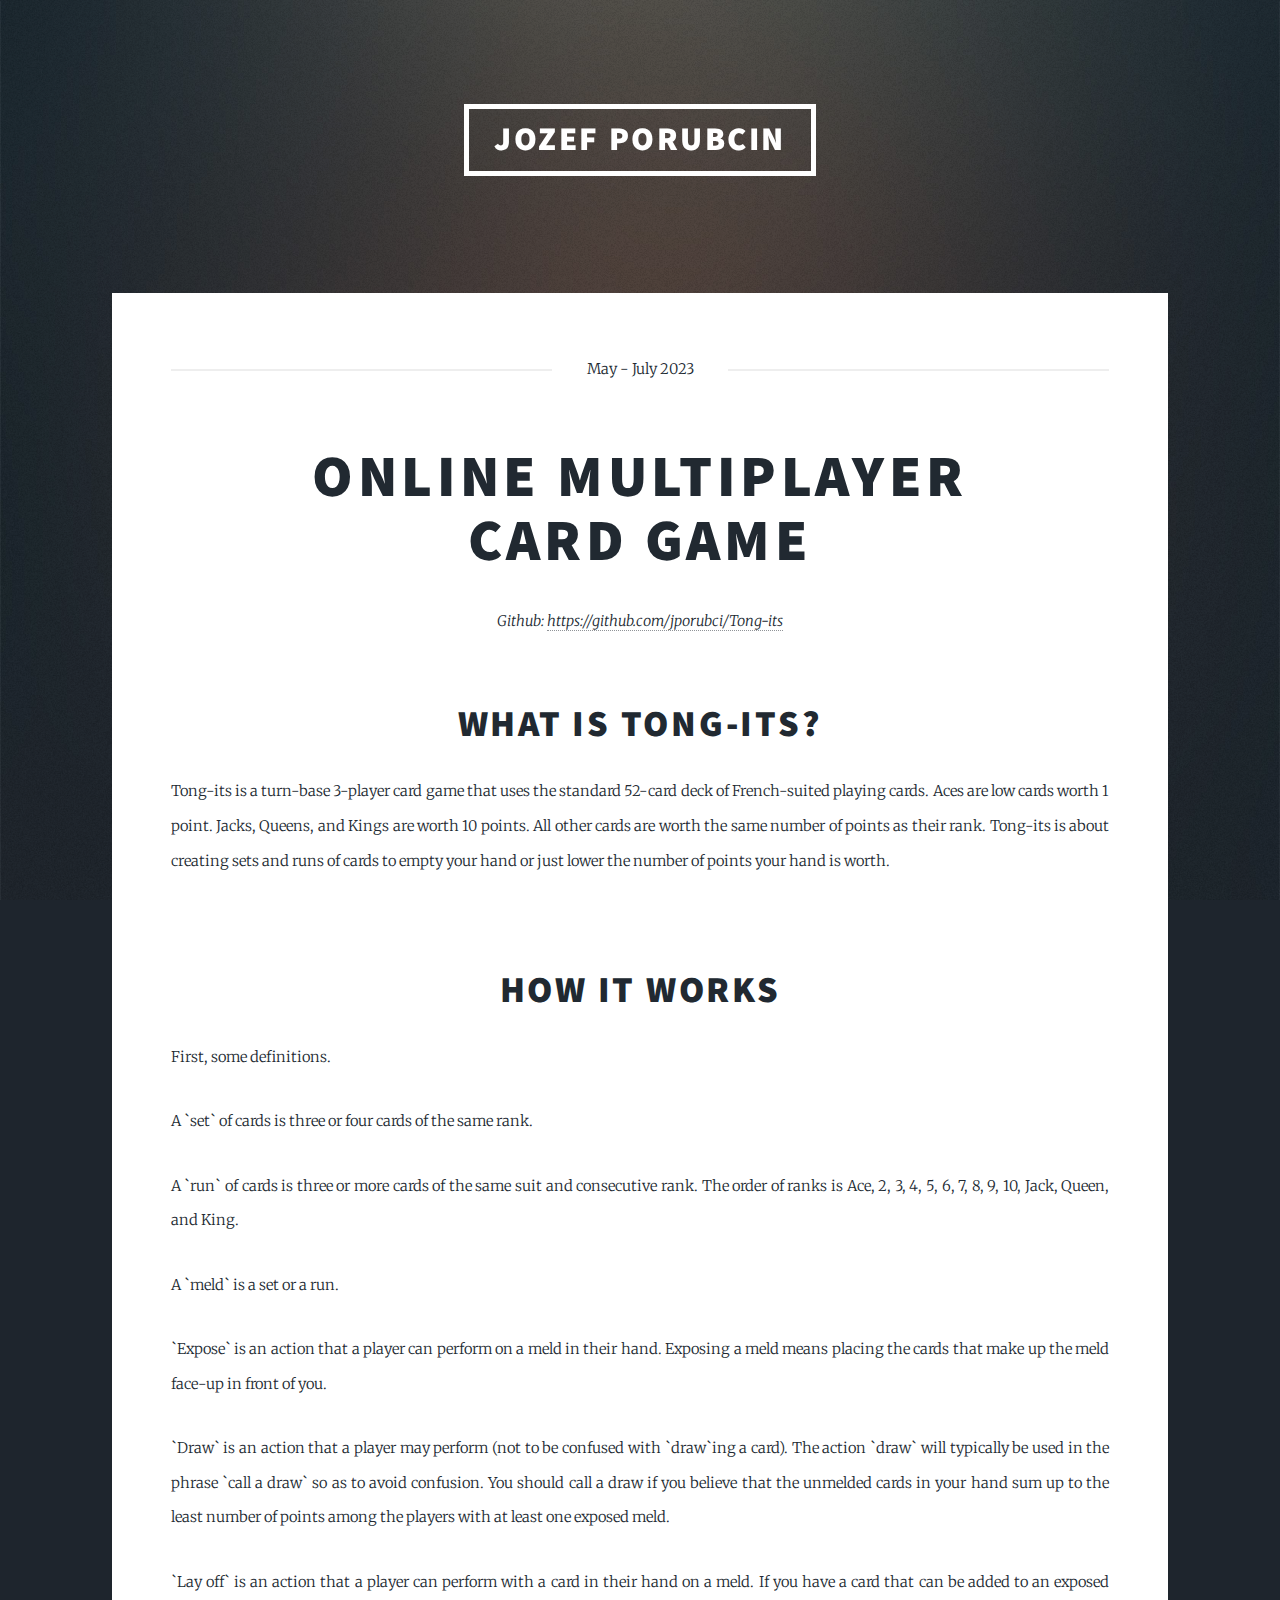
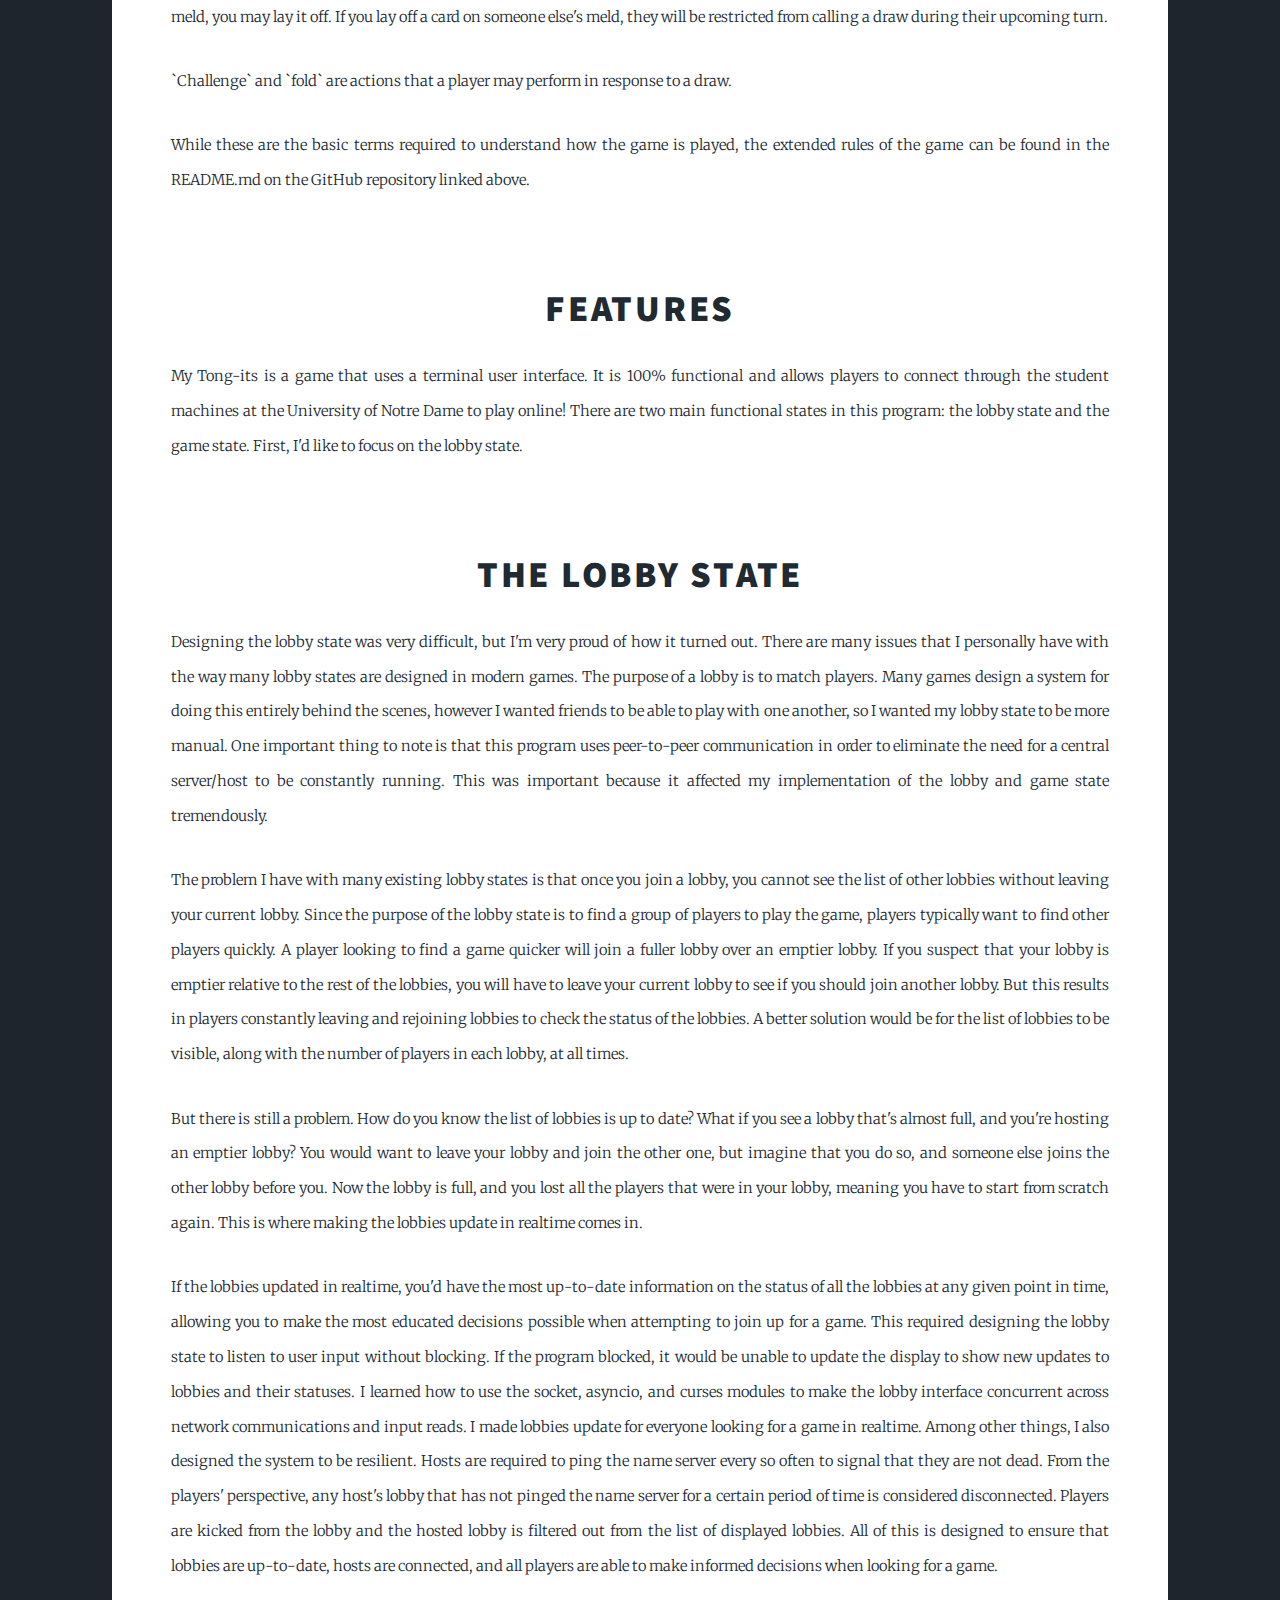
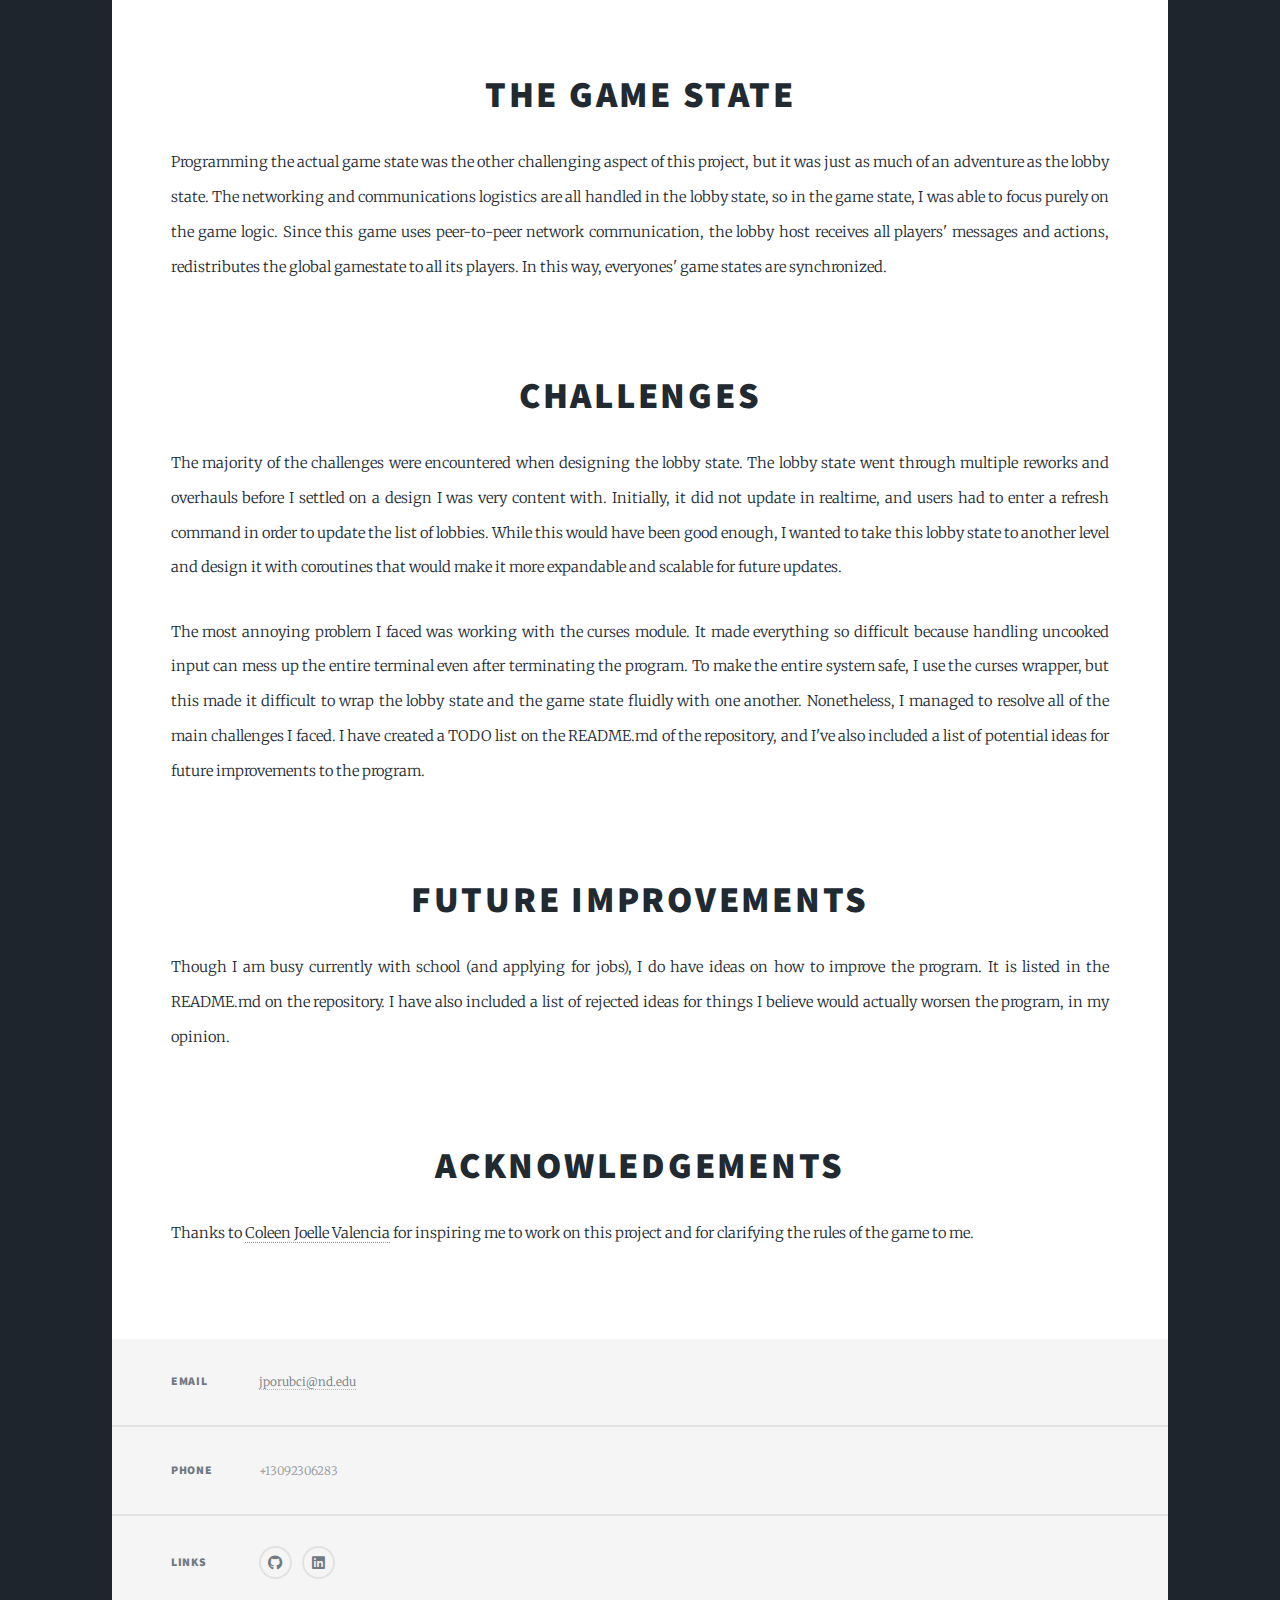
<file: tong-its.html>
<!DOCTYPE HTML>
<html>
	<head>
		<title>Online Multiplayer Card Game</title>
		<meta charset="utf-8"/>
		<meta name="viewport" content="width=device-width, initial-scale=1, user-scalable=no"/>
		<link rel="stylesheet" href="assets/css/main.css"/>
		<noscript><link rel="stylesheet" href="assets/css/noscript.css"/></noscript>
	</head>
	<body class="is-preload">

		<!-- Wrapper -->
			<div id="wrapper" class="fade-in">
				<!-- Header -->
					<header id="header">
						<a class="logo">Jozef Porubcin</a>
					</header>

				<!-- Main -->
					<div id="main">

						<!-- Featured Post -->
							<section class="post featured">
								<header class="major">
									<span class="date">May - July 2023</span>
									<h2>Online Multiplayer <br>Card Game</h2>
									<p>Github: <a href="https://github.com/jporubci/Tong-its" target="_blank" rel="noopener noreferrer">https://github.com/jporubci/Tong-its</a></p>
								</header>
								<h3>What is Tong-its?</h3>
								<p>Tong-its is a turn-base 3-player card game that uses the standard 52-card deck of French-suited playing cards. Aces are low cards worth 1 point. Jacks, Queens, and Kings are worth 10 points. All other cards are worth the same number of points as their rank. Tong-its is about creating sets and runs of cards to empty your hand or just lower the number of points your hand is worth.</p>
								<h3><br>How it works</h3>
								<p>First, some definitions.</p>
								<p>A `set` of cards is three or four cards of the same rank.</p>
								<p>A `run` of cards is three or more cards of the same suit and consecutive rank. The order of ranks is Ace, 2, 3, 4, 5, 6, 7, 8, 9, 10, Jack, Queen, and King.</p>
								<p>A `meld` is a set or a run.</p>
								<p>`Expose` is an action that a player can perform on a meld in their hand. Exposing a meld means placing the cards that make up the meld face-up in front of you.</p>
								<p>`Draw` is an action that a player may perform (not to be confused with `draw`ing a card). The action `draw` will typically be used in the phrase `call a draw` so as to avoid confusion. You should call a draw if you believe that the unmelded cards in your hand sum up to the least number of points among the players with at least one exposed meld.</p>
								<p>`Lay off` is an action that a player can perform with a card in their hand on a meld. If you have a card that can be added to an exposed meld, you may lay it off. If you lay off a card on someone else's meld, they will be restricted from calling a draw during their upcoming turn.</p>
								<p>`Challenge` and `fold` are actions that a player may perform in response to a draw.</p>
								<p>While these are the basic terms required to understand how the game is played, the extended rules of the game can be found in the README.md on the GitHub repository linked above.</p>
								<h3><br>Features</h3>
								<p>My Tong-its is a game that uses a terminal user interface. It is 100% functional and allows players to connect through the student machines at the University of Notre Dame to play online! There are two main functional states in this program: the lobby state and the game state. First, I'd like to focus on the lobby state.</p>
								<h3><br>The Lobby State</h3>
								<p>Designing the lobby state was very difficult, but I'm very proud of how it turned out. There are many issues that I personally have with the way many lobby states are designed in modern games. The purpose of a lobby is to match players. Many games design a system for doing this entirely behind the scenes, however I wanted friends to be able to play with one another, so I wanted my lobby state to be more manual. One important thing to note is that this program uses peer-to-peer communication in order to eliminate the need for a central server/host to be constantly running. This was important because it affected my implementation of the lobby and game state tremendously.</p>
								<p>The problem I have with many existing lobby states is that once you join a lobby, you cannot see the list of other lobbies without leaving your current lobby. Since the purpose of the lobby state is to find a group of players to play the game, players typically want to find other players quickly. A player looking to find a game quicker will join a fuller lobby over an emptier lobby. If you suspect that your lobby is emptier relative to the rest of the lobbies, you will have to leave your current lobby to see if you should join another lobby. But this results in players constantly leaving and rejoining lobbies to check the status of the lobbies. A better solution would be for the list of lobbies to be visible, along with the number of players in each lobby, at all times.</p>
								<p>But there is still a problem. How do you know the list of lobbies is up to date? What if you see a lobby that's almost full, and you're hosting an emptier lobby? You would want to leave your lobby and join the other one, but imagine that you do so, and someone else joins the other lobby before you. Now the lobby is full, and you lost all the players that were in your lobby, meaning you have to start from scratch again. This is where making the lobbies update in realtime comes in.</p>
								<p>If the lobbies updated in realtime, you'd have the most up-to-date information on the status of all the lobbies at any given point in time, allowing you to make the most educated decisions possible when attempting to join up for a game. This required designing the lobby state to listen to user input without blocking. If the program blocked, it would be unable to update the display to show new updates to lobbies and their statuses. I learned how to use the socket, asyncio, and curses modules to make the lobby interface concurrent across network communications and input reads. I made lobbies update for everyone looking for a game in realtime. Among other things, I also designed the system to be resilient. Hosts are required to ping the name server every so often to signal that they are not dead. From the players' perspective, any host's lobby that has not pinged the name server for a certain period of time is considered disconnected. Players are kicked from the lobby and the hosted lobby is filtered out from the list of displayed lobbies. All of this is designed to ensure that lobbies are up-to-date, hosts are connected, and all players are able to make informed decisions when looking for a game.</p>
								<h3><br>The Game State</h3>
								<p>Programming the actual game state was the other challenging aspect of this project, but it was just as much of an adventure as the lobby state. The networking and communications logistics are all handled in the lobby state, so in the game state, I was able to focus purely on the game logic. Since this game uses peer-to-peer network communication, the lobby host receives all players' messages and actions, redistributes the global gamestate to all its players. In this way, everyones' game states are synchronized.</p>
								<h3><br>Challenges</h3>
								<p>The majority of the challenges were encountered when designing the lobby state. The lobby state went through multiple reworks and overhauls before I settled on a design I was very content with. Initially, it did not update in realtime, and users had to enter a refresh command in order to update the list of lobbies. While this would have been good enough, I wanted to take this lobby state to another level and design it with coroutines that would make it more expandable and scalable for future updates.</p>
								<p>The most annoying problem I faced was working with the curses module. It made everything so difficult because handling uncooked input can mess up the entire terminal even after terminating the program. To make the entire system safe, I use the curses wrapper, but this made it difficult to wrap the lobby state and the game state fluidly with one another. Nonetheless, I managed to resolve all of the main challenges I faced. I have created a TODO list on the README.md of the repository, and I've also included a list of potential ideas for future improvements to the program.</p>
								<h3><br>Future Improvements</h3>
								<p>Though I am busy currently with school (and applying for jobs), I do have ideas on how to improve the program. It is listed in the README.md on the repository. I have also included a list of rejected ideas for things I believe would actually worsen the program, in my opinion.</p>
								<h3><br>Acknowledgements</h3>
								<p>Thanks to <a href="https://www.linkedin.com/in/coleen-joelle-valencia-837890230" target="_blank" rel="noopener noreferrer">Coleen Joelle Valencia</a> for inspiring me to work on this project and for clarifying the rules of the game to me.</p>
							</section>
					</div>

				<!-- Footer -->
					<footer id="footer">
						<section class="split contact">
							<section>
								<h3>Email</h3>
								<p><a href="mailto:jporubci@nd.edu">jporubci@nd.edu</a></p>
							</section>
							<section>
								<h3>Phone</h3>
								<p>+13092306283</p>
							</section>
							<section>
								<h3>Links</h3>
								<ul class="icons alt">
									<li><a href="https://github.com/jporubci" target="_blank" rel="noopener noreferrer" class="icon brands alt fa-github"><span class="label">GitHub</span></a></li>
									<li><a href="https://www.linkedin.com/in/jozef-p/" target="_blank" rel="noopener noreferrer" class="icon brands alt fa-linkedin"><span class="label">LinkedIn</span></a></li>
								</ul>
							</section>
						</section>
					</footer>
			</div>

		<!-- Scripts -->
			<script src="assets/js/jquery.min.js"></script>
			<script src="assets/js/jquery.scrollex.min.js"></script>
			<script src="assets/js/jquery.scrolly.min.js"></script>
			<script src="assets/js/browser.min.js"></script>
			<script src="assets/js/breakpoints.min.js"></script>
			<script src="assets/js/util.js"></script>
			<script src="assets/js/main.js"></script>

	</body>
</html>
</file>
<file: assets/css/main.css>
@import url(fontawesome-all.min.css);
@import url("https://fonts.googleapis.com/css?family=Merriweather:300,700,300italic,700italic|Source+Sans+Pro:900");

/*
	Massively by HTML5 UP
	html5up.net | @ajlkn
	Free for personal and commercial use under the CCA 3.0 license (html5up.net/license)
*/

html, body, div, span, applet, object,
iframe, h1, h2, h3, h4, h5, h6, p, blockquote,
pre, a, abbr, acronym, address, big, cite,
code, del, dfn, em, img, ins, kbd, q, s, samp,
small, strike, strong, sub, sup, tt, var, b,
u, i, center, dl, dt, dd, ol, ul, li, fieldset,
form, label, legend, table, caption, tbody,
tfoot, thead, tr, th, td, article, aside,
canvas, details, embed, figure, figcaption,
footer, header, hgroup, output, ruby,
section, summary, time, mark, audio, video {
	margin: 0;
	padding: 0;
	border: 0;
	font-size: 100%;
	font: inherit;
	vertical-align: baseline;}

article, aside, details, figcaption, figure,
footer, header, hgroup, section {
	display: block;}

body {
	line-height: 1;
}

ol, ul {
	list-style: none;
}

blockquote, q {
	quotes: none;
}

	blockquote:before, blockquote:after, q:before, q:after {
		content: '';
		content: none;
	}

table {
	border-collapse: collapse;
	border-spacing: 0;
}

body {
	-webkit-text-size-adjust: none;
}

mark {
	background-color: transparent;
	color: inherit;
}

input::-moz-focus-inner {
	border: 0;
	padding: 0;
}

input, select, textarea {
	-moz-appearance: none;
	-webkit-appearance: none;
	-ms-appearance: none;
	appearance: none;
}

/* Basic */

	@-ms-viewport {
		width: device-width;
	}

	body {
		-ms-overflow-style: scrollbar;
	}

	@media screen and (max-width: 480px) {

		html, body {
			min-width: 320px;
		}

	}

	html {
		box-sizing: border-box;
	}

	*, *:before, *:after {
		box-sizing: inherit;
	}

	body {
		background-color: #1e252d;
	}

		body.is-preload *, body.is-preload *:before, body.is-preload *:after {
			-moz-animation: none !important;
			-webkit-animation: none !important;
			-ms-animation: none !important;
			animation: none !important;
			-moz-transition: none !important;
			-webkit-transition: none !important;
			-ms-transition: none !important;
			transition: none !important;
		}

/* Type */

	html {
		font-size: 16pt;
	}

		@media screen and (max-width: 1680px) {

			html {
				font-size: 12pt;
			}

		}

		@media screen and (max-width: 1280px) {

			html {
				font-size: 11pt;
			}

		}

		@media screen and (max-width: 360px) {

			html {
				font-size: 10pt;
			}

		}

	body {
		color: #212931;
	}

	body, input, select, textarea {
		font-family: "Merriweather", Georgia, serif;
		font-weight: 300;
		font-size: 1rem;
		line-height: 2.375;
	}

	a {
		-moz-transition: color 0.2s ease-in-out, background-color 0.2s ease-in-out, border-color 0.2s ease-in-out, box-shadow 0.2s ease-in-out;
		-webkit-transition: color 0.2s ease-in-out, background-color 0.2s ease-in-out, border-color 0.2s ease-in-out, box-shadow 0.2s ease-in-out;
		-ms-transition: color 0.2s ease-in-out, background-color 0.2s ease-in-out, border-color 0.2s ease-in-out, box-shadow 0.2s ease-in-out;
		transition: color 0.2s ease-in-out, background-color 0.2s ease-in-out, border-color 0.2s ease-in-out, box-shadow 0.2s ease-in-out;
		border-bottom: dotted 1px;
		text-decoration: none;
	}

		a:hover {
			border-bottom-color: transparent;
		}

	strong, b {
		font-weight: 600;
	}

	em, i {
		font-style: italic;
	}

	p {
		text-align: justify;
		margin: 0 0 2rem 0;
	}

	h1, h2, h3, h4, h5, h6 {
		font-family: "Source Sans Pro", Helvetica, sans-serif;
		font-weight: 900;
		line-height: 1.5;
		letter-spacing: 0.075em;
		text-transform: uppercase;
		margin: 0 0 1rem 0;
	}

		h1 a, h2 a, h3 a, h4 a, h5 a, h6 a {
			border-bottom: 0;
			color: inherit;
			text-decoration: none;
		}

	h1 {
		font-size: 4rem;
		line-height: 1.1;
		margin: 0 0 2rem 0;
	}

	h2 {
		font-size: 1.75rem;
		line-height: 1.3;
		margin: 0 0 1.5rem 0;
	}

	h3 {
		font-size: 2.5rem;
		margin: 0 0 1.5rem 0;
	}

	h4 {
		font-size: 1rem;
	}

	h5 {
		font-size: 0.9rem;
	}

	h6 {
		font-size: 0.8rem;
	}

	sub {
		font-size: 0.8rem;
		position: relative;
		top: 0.5rem;
	}

	sup {
		font-size: 0.8rem;
		position: relative;
		top: -0.5rem;
	}

	blockquote {
		border-left: solid 4px;
		font-style: italic;
		margin: 0 0 2rem 0;
		padding: 0.5rem 0 0.5rem 2rem;
	}

	code {
		border: solid 2px;
		font-family: "Courier New", monospace;
		font-size: 0.9rem;
		margin: 0 0.25rem;
		padding: 0.25rem 0.65rem;
	}

	pre {
		-webkit-overflow-scrolling: touch;
		font-family: "Courier New", monospace;
		font-size: 0.9rem;
		margin: 0 0 2rem 0;
	}

		pre code {
			display: block;
			line-height: 1.75;
			padding: 1rem 1.5rem;
			overflow-x: auto;
		}

	hr {
		border: 0;
		border-bottom: solid 2px;
		margin: 3rem 0;
	}

		hr.major {
			margin: 5rem 0;
		}

	.align-left {
		text-align: left;
	}

	.align-center {
		text-align: center;
	}

	.align-right {
		text-align: right;
	}

	input, select, textarea {
		color: #212931;
	}

	a {
		color: #212931;
		border-bottom-color: rgba(33, 41, 49, 0.5);
	}

		a:hover {
			border-bottom-color: transparent;
			color: #18bfef !important;
		}

	strong, b {
		color: #212931;
	}

	h1, h2, h3, h4, h5, h6 {
		color: #212931;
	}

	blockquote {
		border-left-color: #eeeeee;
	}

	code {
		background: rgba(220, 220, 220, 0.25);
		border-color: #eeeeee;
	}

	hr {
		border-bottom-color: #eeeeee;
	}

/* Row */

	.row {
		display: flex;
		flex-wrap: wrap;
		box-sizing: border-box;
		align-items: stretch;
	}

		.row > * {
			box-sizing: border-box;
		}

		.row.gtr-uniform > * > :last-child {
			margin-bottom: 0;
		}

		.row.aln-left {
			justify-content: flex-start;
		}

		.row.aln-center {
			justify-content: center;
		}

		.row.aln-right {
			justify-content: flex-end;
		}

		.row.aln-top {
			align-items: flex-start;
		}

		.row.aln-middle {
			align-items: center;
		}

		.row.aln-bottom {
			align-items: flex-end;
		}

		.row > .imp {
			order: -1;
		}

		.row > .col-1 {
			width: 8.33333%;
		}

		.row > .off-1 {
			margin-left: 8.33333%;
		}

		.row > .col-2 {
			width: 16.66667%;
		}

		.row > .off-2 {
			margin-left: 16.66667%;
		}

		.row > .col-3 {
			width: 25%;
		}

		.row > .off-3 {
			margin-left: 25%;
		}

		.row > .col-4 {
			width: 33.33333%;
		}

		.row > .off-4 {
			margin-left: 33.33333%;
		}

		.row > .col-5 {
			width: 41.66667%;
		}

		.row > .off-5 {
			margin-left: 41.66667%;
		}

		.row > .col-6 {
			width: 50%;
		}

		.row > .off-6 {
			margin-left: 50%;
		}

		.row > .col-7 {
			width: 58.33333%;
		}

		.row > .off-7 {
			margin-left: 58.33333%;
		}

		.row > .col-8 {
			width: 66.66667%;
		}

		.row > .off-8 {
			margin-left: 66.66667%;
		}

		.row > .col-9 {
			width: 75%;
		}

		.row > .off-9 {
			margin-left: 75%;
		}

		.row > .col-10 {
			width: 83.33333%;
		}

		.row > .off-10 {
			margin-left: 83.33333%;
		}

		.row > .col-11 {
			width: 91.66667%;
		}

		.row > .off-11 {
			margin-left: 91.66667%;
		}

		.row > .col-12 {
			width: 100%;
		}

		.row > .off-12 {
			margin-left: 100%;
		}

		.row.gtr-0 {
			margin-top: 0;
			margin-left: 0rem;
		}

			.row.gtr-0 > * {
				padding: 0 0 0 0rem;
			}

			.row.gtr-0.gtr-uniform {
				margin-top: 0rem;
			}

				.row.gtr-0.gtr-uniform > * {
					padding-top: 0rem;
				}

		.row.gtr-25 {
			margin-top: 0;
			margin-left: -0.375rem;
		}

			.row.gtr-25 > * {
				padding: 0 0 0 0.375rem;
			}

			.row.gtr-25.gtr-uniform {
				margin-top: -0.375rem;
			}

				.row.gtr-25.gtr-uniform > * {
					padding-top: 0.375rem;
				}

		.row.gtr-50 {
			margin-top: 0;
			margin-left: -0.75rem;
		}

			.row.gtr-50 > * {
				padding: 0 0 0 0.75rem;
			}

			.row.gtr-50.gtr-uniform {
				margin-top: -0.75rem;
			}

				.row.gtr-50.gtr-uniform > * {
					padding-top: 0.75rem;
				}

		.row {
			margin-top: 0;
			margin-left: -1.5rem;
		}

			.row > * {
				padding: 0 0 0 1.5rem;
			}

			.row.gtr-uniform {
				margin-top: -1.5rem;
			}

				.row.gtr-uniform > * {
					padding-top: 1.5rem;
				}

		.row.gtr-150 {
			margin-top: 0;
			margin-left: -2.25rem;
		}

			.row.gtr-150 > * {
				padding: 0 0 0 2.25rem;
			}

			.row.gtr-150.gtr-uniform {
				margin-top: -2.25rem;
			}

				.row.gtr-150.gtr-uniform > * {
					padding-top: 2.25rem;
				}

		.row.gtr-200 {
			margin-top: 0;
			margin-left: -3rem;
		}

			.row.gtr-200 > * {
				padding: 0 0 0 3rem;
			}

			.row.gtr-200.gtr-uniform {
				margin-top: -3rem;
			}

				.row.gtr-200.gtr-uniform > * {
					padding-top: 3rem;
				}

		@media screen and (max-width: 1680px) {

			.row {
				display: flex;
				flex-wrap: wrap;
				box-sizing: border-box;
				align-items: stretch;
			}

				.row > * {
					box-sizing: border-box;
				}

				.row.gtr-uniform > * > :last-child {
					margin-bottom: 0;
				}

				.row.aln-left {
					justify-content: flex-start;
				}

				.row.aln-center {
					justify-content: center;
				}

				.row.aln-right {
					justify-content: flex-end;
				}

				.row.aln-top {
					align-items: flex-start;
				}

				.row.aln-middle {
					align-items: center;
				}

				.row.aln-bottom {
					align-items: flex-end;
				}

				.row > .imp-xlarge {
					order: -1;
				}

				.row > .col-1-xlarge {
					width: 8.33333%;
				}

				.row > .off-1-xlarge {
					margin-left: 8.33333%;
				}

				.row > .col-2-xlarge {
					width: 16.66667%;
				}

				.row > .off-2-xlarge {
					margin-left: 16.66667%;
				}

				.row > .col-3-xlarge {
					width: 25%;
				}

				.row > .off-3-xlarge {
					margin-left: 25%;
				}

				.row > .col-4-xlarge {
					width: 33.33333%;
				}

				.row > .off-4-xlarge {
					margin-left: 33.33333%;
				}

				.row > .col-5-xlarge {
					width: 41.66667%;
				}

				.row > .off-5-xlarge {
					margin-left: 41.66667%;
				}

				.row > .col-6-xlarge {
					width: 50%;
				}

				.row > .off-6-xlarge {
					margin-left: 50%;
				}

				.row > .col-7-xlarge {
					width: 58.33333%;
				}

				.row > .off-7-xlarge {
					margin-left: 58.33333%;
				}

				.row > .col-8-xlarge {
					width: 66.66667%;
				}

				.row > .off-8-xlarge {
					margin-left: 66.66667%;
				}

				.row > .col-9-xlarge {
					width: 75%;
				}

				.row > .off-9-xlarge {
					margin-left: 75%;
				}

				.row > .col-10-xlarge {
					width: 83.33333%;
				}

				.row > .off-10-xlarge {
					margin-left: 83.33333%;
				}

				.row > .col-11-xlarge {
					width: 91.66667%;
				}

				.row > .off-11-xlarge {
					margin-left: 91.66667%;
				}

				.row > .col-12-xlarge {
					width: 100%;
				}

				.row > .off-12-xlarge {
					margin-left: 100%;
				}

				.row.gtr-0 {
					margin-top: 0;
					margin-left: 0rem;
				}

					.row.gtr-0 > * {
						padding: 0 0 0 0rem;
					}

					.row.gtr-0.gtr-uniform {
						margin-top: 0rem;
					}

						.row.gtr-0.gtr-uniform > * {
							padding-top: 0rem;
						}

				.row.gtr-25 {
					margin-top: 0;
					margin-left: -0.375rem;
				}

					.row.gtr-25 > * {
						padding: 0 0 0 0.375rem;
					}

					.row.gtr-25.gtr-uniform {
						margin-top: -0.375rem;
					}

						.row.gtr-25.gtr-uniform > * {
							padding-top: 0.375rem;
						}

				.row.gtr-50 {
					margin-top: 0;
					margin-left: -0.75rem;
				}

					.row.gtr-50 > * {
						padding: 0 0 0 0.75rem;
					}

					.row.gtr-50.gtr-uniform {
						margin-top: -0.75rem;
					}

						.row.gtr-50.gtr-uniform > * {
							padding-top: 0.75rem;
						}

				.row {
					margin-top: 0;
					margin-left: -1.5rem;
				}

					.row > * {
						padding: 0 0 0 1.5rem;
					}

					.row.gtr-uniform {
						margin-top: -1.5rem;
					}

						.row.gtr-uniform > * {
							padding-top: 1.5rem;
						}

				.row.gtr-150 {
					margin-top: 0;
					margin-left: -2.25rem;
				}

					.row.gtr-150 > * {
						padding: 0 0 0 2.25rem;
					}

					.row.gtr-150.gtr-uniform {
						margin-top: -2.25rem;
					}

						.row.gtr-150.gtr-uniform > * {
							padding-top: 2.25rem;
						}

				.row.gtr-200 {
					margin-top: 0;
					margin-left: -3rem;
				}

					.row.gtr-200 > * {
						padding: 0 0 0 3rem;
					}

					.row.gtr-200.gtr-uniform {
						margin-top: -3rem;
					}

						.row.gtr-200.gtr-uniform > * {
							padding-top: 3rem;
						}

		}

		@media screen and (max-width: 1280px) {

			.row {
				display: flex;
				flex-wrap: wrap;
				box-sizing: border-box;
				align-items: stretch;
			}

				.row > * {
					box-sizing: border-box;
				}

				.row.gtr-uniform > * > :last-child {
					margin-bottom: 0;
				}

				.row.aln-left {
					justify-content: flex-start;
				}

				.row.aln-center {
					justify-content: center;
				}

				.row.aln-right {
					justify-content: flex-end;
				}

				.row.aln-top {
					align-items: flex-start;
				}

				.row.aln-middle {
					align-items: center;
				}

				.row.aln-bottom {
					align-items: flex-end;
				}

				.row > .imp-large {
					order: -1;
				}

				.row > .col-1-large {
					width: 8.33333%;
				}

				.row > .off-1-large {
					margin-left: 8.33333%;
				}

				.row > .col-2-large {
					width: 16.66667%;
				}

				.row > .off-2-large {
					margin-left: 16.66667%;
				}

				.row > .col-3-large {
					width: 25%;
				}

				.row > .off-3-large {
					margin-left: 25%;
				}

				.row > .col-4-large {
					width: 33.33333%;
				}

				.row > .off-4-large {
					margin-left: 33.33333%;
				}

				.row > .col-5-large {
					width: 41.66667%;
				}

				.row > .off-5-large {
					margin-left: 41.66667%;
				}

				.row > .col-6-large {
					width: 50%;
				}

				.row > .off-6-large {
					margin-left: 50%;
				}

				.row > .col-7-large {
					width: 58.33333%;
				}

				.row > .off-7-large {
					margin-left: 58.33333%;
				}

				.row > .col-8-large {
					width: 66.66667%;
				}

				.row > .off-8-large {
					margin-left: 66.66667%;
				}

				.row > .col-9-large {
					width: 75%;
				}

				.row > .off-9-large {
					margin-left: 75%;
				}

				.row > .col-10-large {
					width: 83.33333%;
				}

				.row > .off-10-large {
					margin-left: 83.33333%;
				}

				.row > .col-11-large {
					width: 91.66667%;
				}

				.row > .off-11-large {
					margin-left: 91.66667%;
				}

				.row > .col-12-large {
					width: 100%;
				}

				.row > .off-12-large {
					margin-left: 100%;
				}

				.row.gtr-0 {
					margin-top: 0;
					margin-left: 0rem;
				}

					.row.gtr-0 > * {
						padding: 0 0 0 0rem;
					}

					.row.gtr-0.gtr-uniform {
						margin-top: 0rem;
					}

						.row.gtr-0.gtr-uniform > * {
							padding-top: 0rem;
						}

				.row.gtr-25 {
					margin-top: 0;
					margin-left: -0.375rem;
				}

					.row.gtr-25 > * {
						padding: 0 0 0 0.375rem;
					}

					.row.gtr-25.gtr-uniform {
						margin-top: -0.375rem;
					}

						.row.gtr-25.gtr-uniform > * {
							padding-top: 0.375rem;
						}

				.row.gtr-50 {
					margin-top: 0;
					margin-left: -0.75rem;
				}

					.row.gtr-50 > * {
						padding: 0 0 0 0.75rem;
					}

					.row.gtr-50.gtr-uniform {
						margin-top: -0.75rem;
					}

						.row.gtr-50.gtr-uniform > * {
							padding-top: 0.75rem;
						}

				.row {
					margin-top: 0;
					margin-left: -1.5rem;
				}

					.row > * {
						padding: 0 0 0 1.5rem;
					}

					.row.gtr-uniform {
						margin-top: -1.5rem;
					}

						.row.gtr-uniform > * {
							padding-top: 1.5rem;
						}

				.row.gtr-150 {
					margin-top: 0;
					margin-left: -2.25rem;
				}

					.row.gtr-150 > * {
						padding: 0 0 0 2.25rem;
					}

					.row.gtr-150.gtr-uniform {
						margin-top: -2.25rem;
					}

						.row.gtr-150.gtr-uniform > * {
							padding-top: 2.25rem;
						}

				.row.gtr-200 {
					margin-top: 0;
					margin-left: -3rem;
				}

					.row.gtr-200 > * {
						padding: 0 0 0 3rem;
					}

					.row.gtr-200.gtr-uniform {
						margin-top: -3rem;
					}

						.row.gtr-200.gtr-uniform > * {
							padding-top: 3rem;
						}

		}

		@media screen and (max-width: 980px) {

			.row {
				display: flex;
				flex-wrap: wrap;
				box-sizing: border-box;
				align-items: stretch;
			}

				.row > * {
					box-sizing: border-box;
				}

				.row.gtr-uniform > * > :last-child {
					margin-bottom: 0;
				}

				.row.aln-left {
					justify-content: flex-start;
				}

				.row.aln-center {
					justify-content: center;
				}

				.row.aln-right {
					justify-content: flex-end;
				}

				.row.aln-top {
					align-items: flex-start;
				}

				.row.aln-middle {
					align-items: center;
				}

				.row.aln-bottom {
					align-items: flex-end;
				}

				.row > .imp-medium {
					order: -1;
				}

				.row > .col-1-medium {
					width: 8.33333%;
				}

				.row > .off-1-medium {
					margin-left: 8.33333%;
				}

				.row > .col-2-medium {
					width: 16.66667%;
				}

				.row > .off-2-medium {
					margin-left: 16.66667%;
				}

				.row > .col-3-medium {
					width: 25%;
				}

				.row > .off-3-medium {
					margin-left: 25%;
				}

				.row > .col-4-medium {
					width: 33.33333%;
				}

				.row > .off-4-medium {
					margin-left: 33.33333%;
				}

				.row > .col-5-medium {
					width: 41.66667%;
				}

				.row > .off-5-medium {
					margin-left: 41.66667%;
				}

				.row > .col-6-medium {
					width: 50%;
				}

				.row > .off-6-medium {
					margin-left: 50%;
				}

				.row > .col-7-medium {
					width: 58.33333%;
				}

				.row > .off-7-medium {
					margin-left: 58.33333%;
				}

				.row > .col-8-medium {
					width: 66.66667%;
				}

				.row > .off-8-medium {
					margin-left: 66.66667%;
				}

				.row > .col-9-medium {
					width: 75%;
				}

				.row > .off-9-medium {
					margin-left: 75%;
				}

				.row > .col-10-medium {
					width: 83.33333%;
				}

				.row > .off-10-medium {
					margin-left: 83.33333%;
				}

				.row > .col-11-medium {
					width: 91.66667%;
				}

				.row > .off-11-medium {
					margin-left: 91.66667%;
				}

				.row > .col-12-medium {
					width: 100%;
				}

				.row > .off-12-medium {
					margin-left: 100%;
				}

				.row.gtr-0 {
					margin-top: 0;
					margin-left: 0rem;
				}

					.row.gtr-0 > * {
						padding: 0 0 0 0rem;
					}

					.row.gtr-0.gtr-uniform {
						margin-top: 0rem;
					}

						.row.gtr-0.gtr-uniform > * {
							padding-top: 0rem;
						}

				.row.gtr-25 {
					margin-top: 0;
					margin-left: -0.375rem;
				}

					.row.gtr-25 > * {
						padding: 0 0 0 0.375rem;
					}

					.row.gtr-25.gtr-uniform {
						margin-top: -0.375rem;
					}

						.row.gtr-25.gtr-uniform > * {
							padding-top: 0.375rem;
						}

				.row.gtr-50 {
					margin-top: 0;
					margin-left: -0.75rem;
				}

					.row.gtr-50 > * {
						padding: 0 0 0 0.75rem;
					}

					.row.gtr-50.gtr-uniform {
						margin-top: -0.75rem;
					}

						.row.gtr-50.gtr-uniform > * {
							padding-top: 0.75rem;
						}

				.row {
					margin-top: 0;
					margin-left: -1.5rem;
				}

					.row > * {
						padding: 0 0 0 1.5rem;
					}

					.row.gtr-uniform {
						margin-top: -1.5rem;
					}

						.row.gtr-uniform > * {
							padding-top: 1.5rem;
						}

				.row.gtr-150 {
					margin-top: 0;
					margin-left: -2.25rem;
				}

					.row.gtr-150 > * {
						padding: 0 0 0 2.25rem;
					}

					.row.gtr-150.gtr-uniform {
						margin-top: -2.25rem;
					}

						.row.gtr-150.gtr-uniform > * {
							padding-top: 2.25rem;
						}

				.row.gtr-200 {
					margin-top: 0;
					margin-left: -3rem;
				}

					.row.gtr-200 > * {
						padding: 0 0 0 3rem;
					}

					.row.gtr-200.gtr-uniform {
						margin-top: -3rem;
					}

						.row.gtr-200.gtr-uniform > * {
							padding-top: 3rem;
						}

		}

		@media screen and (max-width: 736px) {

			.row {
				display: flex;
				flex-wrap: wrap;
				box-sizing: border-box;
				align-items: stretch;
			}

				.row > * {
					box-sizing: border-box;
				}

				.row.gtr-uniform > * > :last-child {
					margin-bottom: 0;
				}

				.row.aln-left {
					justify-content: flex-start;
				}

				.row.aln-center {
					justify-content: center;
				}

				.row.aln-right {
					justify-content: flex-end;
				}

				.row.aln-top {
					align-items: flex-start;
				}

				.row.aln-middle {
					align-items: center;
				}

				.row.aln-bottom {
					align-items: flex-end;
				}

				.row > .imp-small {
					order: -1;
				}

				.row > .col-1-small {
					width: 8.33333%;
				}

				.row > .off-1-small {
					margin-left: 8.33333%;
				}

				.row > .col-2-small {
					width: 16.66667%;
				}

				.row > .off-2-small {
					margin-left: 16.66667%;
				}

				.row > .col-3-small {
					width: 25%;
				}

				.row > .off-3-small {
					margin-left: 25%;
				}

				.row > .col-4-small {
					width: 33.33333%;
				}

				.row > .off-4-small {
					margin-left: 33.33333%;
				}

				.row > .col-5-small {
					width: 41.66667%;
				}

				.row > .off-5-small {
					margin-left: 41.66667%;
				}

				.row > .col-6-small {
					width: 50%;
				}

				.row > .off-6-small {
					margin-left: 50%;
				}

				.row > .col-7-small {
					width: 58.33333%;
				}

				.row > .off-7-small {
					margin-left: 58.33333%;
				}

				.row > .col-8-small {
					width: 66.66667%;
				}

				.row > .off-8-small {
					margin-left: 66.66667%;
				}

				.row > .col-9-small {
					width: 75%;
				}

				.row > .off-9-small {
					margin-left: 75%;
				}

				.row > .col-10-small {
					width: 83.33333%;
				}

				.row > .off-10-small {
					margin-left: 83.33333%;
				}

				.row > .col-11-small {
					width: 91.66667%;
				}

				.row > .off-11-small {
					margin-left: 91.66667%;
				}

				.row > .col-12-small {
					width: 100%;
				}

				.row > .off-12-small {
					margin-left: 100%;
				}

				.row.gtr-0 {
					margin-top: 0;
					margin-left: 0rem;
				}

					.row.gtr-0 > * {
						padding: 0 0 0 0rem;
					}

					.row.gtr-0.gtr-uniform {
						margin-top: 0rem;
					}

						.row.gtr-0.gtr-uniform > * {
							padding-top: 0rem;
						}

				.row.gtr-25 {
					margin-top: 0;
					margin-left: -0.375rem;
				}

					.row.gtr-25 > * {
						padding: 0 0 0 0.375rem;
					}

					.row.gtr-25.gtr-uniform {
						margin-top: -0.375rem;
					}

						.row.gtr-25.gtr-uniform > * {
							padding-top: 0.375rem;
						}

				.row.gtr-50 {
					margin-top: 0;
					margin-left: -0.75rem;
				}

					.row.gtr-50 > * {
						padding: 0 0 0 0.75rem;
					}

					.row.gtr-50.gtr-uniform {
						margin-top: -0.75rem;
					}

						.row.gtr-50.gtr-uniform > * {
							padding-top: 0.75rem;
						}

				.row {
					margin-top: 0;
					margin-left: -1.5rem;
				}

					.row > * {
						padding: 0 0 0 1.5rem;
					}

					.row.gtr-uniform {
						margin-top: -1.5rem;
					}

						.row.gtr-uniform > * {
							padding-top: 1.5rem;
						}

				.row.gtr-150 {
					margin-top: 0;
					margin-left: -2.25rem;
				}

					.row.gtr-150 > * {
						padding: 0 0 0 2.25rem;
					}

					.row.gtr-150.gtr-uniform {
						margin-top: -2.25rem;
					}

						.row.gtr-150.gtr-uniform > * {
							padding-top: 2.25rem;
						}

				.row.gtr-200 {
					margin-top: 0;
					margin-left: -3rem;
				}

					.row.gtr-200 > * {
						padding: 0 0 0 3rem;
					}

					.row.gtr-200.gtr-uniform {
						margin-top: -3rem;
					}

						.row.gtr-200.gtr-uniform > * {
							padding-top: 3rem;
						}

		}

		@media screen and (max-width: 480px) {

			.row {
				display: flex;
				flex-wrap: wrap;
				box-sizing: border-box;
				align-items: stretch;
			}

				.row > * {
					box-sizing: border-box;
				}

				.row.gtr-uniform > * > :last-child {
					margin-bottom: 0;
				}

				.row.aln-left {
					justify-content: flex-start;
				}

				.row.aln-center {
					justify-content: center;
				}

				.row.aln-right {
					justify-content: flex-end;
				}

				.row.aln-top {
					align-items: flex-start;
				}

				.row.aln-middle {
					align-items: center;
				}

				.row.aln-bottom {
					align-items: flex-end;
				}

				.row > .imp-xsmall {
					order: -1;
				}

				.row > .col-1-xsmall {
					width: 8.33333%;
				}

				.row > .off-1-xsmall {
					margin-left: 8.33333%;
				}

				.row > .col-2-xsmall {
					width: 16.66667%;
				}

				.row > .off-2-xsmall {
					margin-left: 16.66667%;
				}

				.row > .col-3-xsmall {
					width: 25%;
				}

				.row > .off-3-xsmall {
					margin-left: 25%;
				}

				.row > .col-4-xsmall {
					width: 33.33333%;
				}

				.row > .off-4-xsmall {
					margin-left: 33.33333%;
				}

				.row > .col-5-xsmall {
					width: 41.66667%;
				}

				.row > .off-5-xsmall {
					margin-left: 41.66667%;
				}

				.row > .col-6-xsmall {
					width: 50%;
				}

				.row > .off-6-xsmall {
					margin-left: 50%;
				}

				.row > .col-7-xsmall {
					width: 58.33333%;
				}

				.row > .off-7-xsmall {
					margin-left: 58.33333%;
				}

				.row > .col-8-xsmall {
					width: 66.66667%;
				}

				.row > .off-8-xsmall {
					margin-left: 66.66667%;
				}

				.row > .col-9-xsmall {
					width: 75%;
				}

				.row > .off-9-xsmall {
					margin-left: 75%;
				}

				.row > .col-10-xsmall {
					width: 83.33333%;
				}

				.row > .off-10-xsmall {
					margin-left: 83.33333%;
				}

				.row > .col-11-xsmall {
					width: 91.66667%;
				}

				.row > .off-11-xsmall {
					margin-left: 91.66667%;
				}

				.row > .col-12-xsmall {
					width: 100%;
				}

				.row > .off-12-xsmall {
					margin-left: 100%;
				}

				.row.gtr-0 {
					margin-top: 0;
					margin-left: 0rem;
				}

					.row.gtr-0 > * {
						padding: 0 0 0 0rem;
					}

					.row.gtr-0.gtr-uniform {
						margin-top: 0rem;
					}

						.row.gtr-0.gtr-uniform > * {
							padding-top: 0rem;
						}

				.row.gtr-25 {
					margin-top: 0;
					margin-left: -0.375rem;
				}

					.row.gtr-25 > * {
						padding: 0 0 0 0.375rem;
					}

					.row.gtr-25.gtr-uniform {
						margin-top: -0.375rem;
					}

						.row.gtr-25.gtr-uniform > * {
							padding-top: 0.375rem;
						}

				.row.gtr-50 {
					margin-top: 0;
					margin-left: -0.75rem;
				}

					.row.gtr-50 > * {
						padding: 0 0 0 0.75rem;
					}

					.row.gtr-50.gtr-uniform {
						margin-top: -0.75rem;
					}

						.row.gtr-50.gtr-uniform > * {
							padding-top: 0.75rem;
						}

				.row {
					margin-top: 0;
					margin-left: -1.5rem;
				}

					.row > * {
						padding: 0 0 0 1.5rem;
					}

					.row.gtr-uniform {
						margin-top: -1.5rem;
					}

						.row.gtr-uniform > * {
							padding-top: 1.5rem;
						}

				.row.gtr-150 {
					margin-top: 0;
					margin-left: -2.25rem;
				}

					.row.gtr-150 > * {
						padding: 0 0 0 2.25rem;
					}

					.row.gtr-150.gtr-uniform {
						margin-top: -2.25rem;
					}

						.row.gtr-150.gtr-uniform > * {
							padding-top: 2.25rem;
						}

				.row.gtr-200 {
					margin-top: 0;
					margin-left: -3rem;
				}

					.row.gtr-200 > * {
						padding: 0 0 0 3rem;
					}

					.row.gtr-200.gtr-uniform {
						margin-top: -3rem;
					}

						.row.gtr-200.gtr-uniform > * {
							padding-top: 3rem;
						}

		}

		@media screen and (max-width: 360px) {

			.row {
				display: flex;
				flex-wrap: wrap;
				box-sizing: border-box;
				align-items: stretch;
			}

				.row > * {
					box-sizing: border-box;
				}

				.row.gtr-uniform > * > :last-child {
					margin-bottom: 0;
				}

				.row.aln-left {
					justify-content: flex-start;
				}

				.row.aln-center {
					justify-content: center;
				}

				.row.aln-right {
					justify-content: flex-end;
				}

				.row.aln-top {
					align-items: flex-start;
				}

				.row.aln-middle {
					align-items: center;
				}

				.row.aln-bottom {
					align-items: flex-end;
				}

				.row > .imp-xxsmall {
					order: -1;
				}

				.row > .col-1-xxsmall {
					width: 8.33333%;
				}

				.row > .off-1-xxsmall {
					margin-left: 8.33333%;
				}

				.row > .col-2-xxsmall {
					width: 16.66667%;
				}

				.row > .off-2-xxsmall {
					margin-left: 16.66667%;
				}

				.row > .col-3-xxsmall {
					width: 25%;
				}

				.row > .off-3-xxsmall {
					margin-left: 25%;
				}

				.row > .col-4-xxsmall {
					width: 33.33333%;
				}

				.row > .off-4-xxsmall {
					margin-left: 33.33333%;
				}

				.row > .col-5-xxsmall {
					width: 41.66667%;
				}

				.row > .off-5-xxsmall {
					margin-left: 41.66667%;
				}

				.row > .col-6-xxsmall {
					width: 50%;
				}

				.row > .off-6-xxsmall {
					margin-left: 50%;
				}

				.row > .col-7-xxsmall {
					width: 58.33333%;
				}

				.row > .off-7-xxsmall {
					margin-left: 58.33333%;
				}

				.row > .col-8-xxsmall {
					width: 66.66667%;
				}

				.row > .off-8-xxsmall {
					margin-left: 66.66667%;
				}

				.row > .col-9-xxsmall {
					width: 75%;
				}

				.row > .off-9-xxsmall {
					margin-left: 75%;
				}

				.row > .col-10-xxsmall {
					width: 83.33333%;
				}

				.row > .off-10-xxsmall {
					margin-left: 83.33333%;
				}

				.row > .col-11-xxsmall {
					width: 91.66667%;
				}

				.row > .off-11-xxsmall {
					margin-left: 91.66667%;
				}

				.row > .col-12-xxsmall {
					width: 100%;
				}

				.row > .off-12-xxsmall {
					margin-left: 100%;
				}

				.row.gtr-0 {
					margin-top: 0;
					margin-left: 0rem;
				}

					.row.gtr-0 > * {
						padding: 0 0 0 0rem;
					}

					.row.gtr-0.gtr-uniform {
						margin-top: 0rem;
					}

						.row.gtr-0.gtr-uniform > * {
							padding-top: 0rem;
						}

				.row.gtr-25 {
					margin-top: 0;
					margin-left: -0.375rem;
				}

					.row.gtr-25 > * {
						padding: 0 0 0 0.375rem;
					}

					.row.gtr-25.gtr-uniform {
						margin-top: -0.375rem;
					}

						.row.gtr-25.gtr-uniform > * {
							padding-top: 0.375rem;
						}

				.row.gtr-50 {
					margin-top: 0;
					margin-left: -0.75rem;
				}

					.row.gtr-50 > * {
						padding: 0 0 0 0.75rem;
					}

					.row.gtr-50.gtr-uniform {
						margin-top: -0.75rem;
					}

						.row.gtr-50.gtr-uniform > * {
							padding-top: 0.75rem;
						}

				.row {
					margin-top: 0;
					margin-left: -1.5rem;
				}

					.row > * {
						padding: 0 0 0 1.5rem;
					}

					.row.gtr-uniform {
						margin-top: -1.5rem;
					}

						.row.gtr-uniform > * {
							padding-top: 1.5rem;
						}

				.row.gtr-150 {
					margin-top: 0;
					margin-left: -2.25rem;
				}

					.row.gtr-150 > * {
						padding: 0 0 0 2.25rem;
					}

					.row.gtr-150.gtr-uniform {
						margin-top: -2.25rem;
					}

						.row.gtr-150.gtr-uniform > * {
							padding-top: 2.25rem;
						}

				.row.gtr-200 {
					margin-top: 0;
					margin-left: -3rem;
				}

					.row.gtr-200 > * {
						padding: 0 0 0 3rem;
					}

					.row.gtr-200.gtr-uniform {
						margin-top: -3rem;
					}

						.row.gtr-200.gtr-uniform > * {
							padding-top: 3rem;
						}

		}

/* Box */

	.box {
		border: solid 2px;
		margin-bottom: 2rem;
		padding: 1.5rem;
	}

		.box > :last-child,
		.box > :last-child > :last-child,
		.box > :last-child > :last-child > :last-child {
			margin-bottom: 0;
		}

		.box.alt {
			border: 0;
			border-radius: 0;
			padding: 0;
		}

	.box {
		border-color: #eeeeee;
	}

/* Button */

	input[type="submit"],
	input[type="reset"],
	input[type="button"],
	button,
	.button {
		-moz-appearance: none;
		-webkit-appearance: none;
		-ms-appearance: none;
		appearance: none;
		-moz-transition: background-color 0.2s ease-in-out, box-shadow 0.2s ease-in-out, color 0.2s ease-in-out;
		-webkit-transition: background-color 0.2s ease-in-out, box-shadow 0.2s ease-in-out, color 0.2s ease-in-out;
		-ms-transition: background-color 0.2s ease-in-out, box-shadow 0.2s ease-in-out, color 0.2s ease-in-out;
		transition: background-color 0.2s ease-in-out, box-shadow 0.2s ease-in-out, color 0.2s ease-in-out;
		border: 0;
		border-radius: 0;
		cursor: pointer;
		display: inline-block;
		font-family: "Source Sans Pro", Helvetica, sans-serif;
		font-size: 0.8rem;
		font-weight: 900;
		letter-spacing: 0.075em;
		height: 3rem;
		line-height: 3rem;
		padding: 0 2rem;
		text-align: center;
		text-decoration: none;
		text-transform: uppercase;
		white-space: nowrap;
	}

		input[type="submit"].icon:before,
		input[type="reset"].icon:before,
		input[type="button"].icon:before,
		button.icon:before,
		.button.icon:before {
			margin-right: 0.5rem;
		}

		input[type="submit"].icon.solo,
		input[type="reset"].icon.solo,
		input[type="button"].icon.solo,
		button.icon.solo,
		.button.icon.solo {
			position: relative;
			width: 4rem;
			height: 4rem;
			line-height: 4rem;
			border-radius: 4rem;
			text-indent: 4rem;
			overflow: hidden;
			padding: 0;
			white-space: nowrap;
		}

			input[type="submit"].icon.solo:before,
			input[type="reset"].icon.solo:before,
			input[type="button"].icon.solo:before,
			button.icon.solo:before,
			.button.icon.solo:before {
				position: absolute;
				display: block;
				top: 0;
				left: 0;
				width: inherit;
				height: inherit;
				line-height: inherit;
				font-size: 1.25rem;
				margin-right: 0;
				text-align: center;
				text-indent: 0;
			}

		input[type="submit"].fit,
		input[type="reset"].fit,
		input[type="button"].fit,
		button.fit,
		.button.fit {
			width: 100%;
		}

		input[type="submit"].small,
		input[type="reset"].small,
		input[type="button"].small,
		button.small,
		.button.small {
			font-size: 0.7rem;
			height: 2.5rem;
			line-height: 2.5rem;
			padding: 0 1.5rem;
		}

		input[type="submit"].large,
		input[type="reset"].large,
		input[type="button"].large,
		button.large,
		.button.large {
			font-size: 0.9rem;
			height: 3.5rem;
			line-height: 3.5rem;
			padding: 0 2.75rem;
		}

		@media screen and (max-width: 980px) {

			input[type="submit"],
			input[type="reset"],
			input[type="button"],
			button,
			.button {
				font-size: 0.9rem;
				height: 3.25rem;
				line-height: 3.25rem;
			}

				input[type="submit"].large,
				input[type="reset"].large,
				input[type="button"].large,
				button.large,
				.button.large {
					font-size: 1rem;
					height: 3.75rem;
					line-height: 3.75rem;
				}

		}

		input[type="submit"].disabled, input[type="submit"]:disabled,
		input[type="reset"].disabled,
		input[type="reset"]:disabled,
		input[type="button"].disabled,
		input[type="button"]:disabled,
		button.disabled,
		button:disabled,
		.button.disabled,
		.button:disabled {
			pointer-events: none;
			opacity: 0.25;
		}

	input[type="submit"],
	input[type="reset"],
	input[type="button"],
	button,
	.button {
		background-color: transparent;
		box-shadow: inset 0 0 0 2px #212931;
		color: #212931 !important;
	}

		input[type="submit"]:hover,
		input[type="reset"]:hover,
		input[type="button"]:hover,
		button:hover,
		.button:hover {
			box-shadow: inset 0 0 0 2px #18bfef;
			color: #18bfef !important;
		}

		input[type="submit"].primary,
		input[type="reset"].primary,
		input[type="button"].primary,
		button.primary,
		.button.primary {
			background-color: #212931;
			box-shadow: none;
			color: #ffffff !important;
		}

			input[type="submit"].primary:hover,
			input[type="reset"].primary:hover,
			input[type="button"].primary:hover,
			button.primary:hover,
			.button.primary:hover {
				background-color: #18bfef;
			}

/* Form */

	form {
		margin: 0 0 2rem 0;
	}

		form > :last-child {
			margin-bottom: 0;
		}

		form > .fields {
			display: -moz-flex;
			display: -webkit-flex;
			display: -ms-flex;
			display: flex;
			-moz-flex-wrap: wrap;
			-webkit-flex-wrap: wrap;
			-ms-flex-wrap: wrap;
			flex-wrap: wrap;
			width: calc(100% + 3rem);
			margin: -1.5rem 0 2rem -1.5rem;
		}

			form > .fields > .field {
				-moz-flex-grow: 0;
				-webkit-flex-grow: 0;
				-ms-flex-grow: 0;
				flex-grow: 0;
				-moz-flex-shrink: 0;
				-webkit-flex-shrink: 0;
				-ms-flex-shrink: 0;
				flex-shrink: 0;
				padding: 1.5rem 0 0 1.5rem;
				width: calc(100% - 1.5rem);
			}

				form > .fields > .field.half {
					width: calc(50% - 0.75rem);
				}

				form > .fields > .field.third {
					width: calc(100%/3 - 0.5rem);
				}

				form > .fields > .field.quarter {
					width: calc(25% - 0.375rem);
				}

		@media screen and (max-width: 480px) {

			form > .fields {
				width: calc(100% + 3rem);
				margin: -1.5rem 0 2rem -1.5rem;
			}

				form > .fields > .field {
					padding: 1.5rem 0 0 1.5rem;
					width: calc(100% - 1.5rem);
				}

					form > .fields > .field.half {
						width: calc(100% - 1.5rem);
					}

					form > .fields > .field.third {
						width: calc(100% - 1.5rem);
					}

					form > .fields > .field.quarter {
						width: calc(100% - 1.5rem);
					}

		}

	label {
		display: block;
		font-family: "Source Sans Pro", Helvetica, sans-serif;
		font-weight: 900;
		line-height: 1.5;
		letter-spacing: 0.075em;
		font-size: 0.8rem;
		text-transform: uppercase;
		margin: 0 0 0.75rem 0;
	}

		@media screen and (max-width: 980px) {

			label {
				font-size: 0.9rem;
			}

		}

	input[type="text"],
	input[type="password"],
	input[type="email"],
	select,
	textarea {
		-moz-appearance: none;
		-webkit-appearance: none;
		-ms-appearance: none;
		appearance: none;
		background: transparent;
		border-radius: 0;
		border: solid 2px;
		color: inherit;
		display: block;
		outline: 0;
		padding: 0 1rem;
		text-decoration: none;
		width: 100%;
	}

		input[type="text"]:invalid,
		input[type="password"]:invalid,
		input[type="email"]:invalid,
		select:invalid,
		textarea:invalid {
			box-shadow: none;
		}

	select {
		background-size: 1.25rem;
		background-repeat: no-repeat;
		background-position: calc(100% - 1rem) center;
		height: 3rem;
		padding-right: 3rem;
		text-overflow: ellipsis;
	}

		select:focus::-ms-value {
			background-color: transparent;
		}

		select::-ms-expand {
			display: none;
		}

	input[type="text"],
	input[type="password"],
	input[type="email"],
	select {
		height: 3rem;
	}

	textarea {
		padding: 0.75rem 1rem;
	}

	input[type="checkbox"],
	input[type="radio"] {
		-moz-appearance: none;
		-webkit-appearance: none;
		-ms-appearance: none;
		appearance: none;
		display: block;
		float: left;
		margin-right: -2rem;
		opacity: 0;
		width: 1rem;
		z-index: -1;
	}

		input[type="checkbox"] + label,
		input[type="radio"] + label {
			text-decoration: none;
			cursor: pointer;
			display: inline-block;
			font-size: 1rem;
			letter-spacing: 0;
			font-family: "Merriweather", Georgia, serif;
			text-transform: none;
			font-weight: 300;
			padding-left: 2.8rem;
			padding-right: 1rem;
			position: relative;
		}

			input[type="checkbox"] + label:before,
			input[type="radio"] + label:before {
				-moz-osx-font-smoothing: grayscale;
				-webkit-font-smoothing: antialiased;
				display: inline-block;
				font-style: normal;
				font-variant: normal;
				text-rendering: auto;
				line-height: 1;
				text-transform: none !important;
				font-family: 'Font Awesome 5 Free';
				font-weight: 900;
			}

			input[type="checkbox"] + label:before,
			input[type="radio"] + label:before {
				border-radius: 0;
				border: solid 2px;
				content: '';
				display: inline-block;
				font-size: 0.8rem;
				height: 1.8rem;
				left: 0;
				line-height: 1.65rem;
				position: absolute;
				text-align: center;
				top: -0.125rem;
				width: 1.8rem;
			}

		input[type="checkbox"]:checked + label:before,
		input[type="radio"]:checked + label:before {
			content: '\f00c';
		}

	input[type="checkbox"] + label:before {
		border-radius: 0;
	}

	input[type="radio"] + label:before {
		border-radius: 100%;
	}

	::-webkit-input-placeholder {
		opacity: 1.0;
	}

	:-moz-placeholder {
		opacity: 1.0;
	}

	::-moz-placeholder {
		opacity: 1.0;
	}

	:-ms-input-placeholder {
		opacity: 1.0;
	}

	label {
		color: #212931;
	}

	input[type="text"],
	input[type="password"],
	input[type="email"],
	select,
	textarea {
		border-color: #eeeeee;
	}

		input[type="text"]:focus,
		input[type="password"]:focus,
		input[type="email"]:focus,
		select:focus,
		textarea:focus {
			border-color: #18bfef;
		}

	select {
		background-image: url("data:image/svg+xml;charset=utf8,%3Csvg xmlns='http://www.w3.org/2000/svg' width='40' height='40' preserveAspectRatio='none' viewBox='0 0 40 40'%3E%3Cpath d='M9.4,12.3l10.4,10.4l10.4-10.4c0.2-0.2,0.5-0.4,0.9-0.4c0.3,0,0.6,0.1,0.9,0.4l3.3,3.3c0.2,0.2,0.4,0.5,0.4,0.9 c0,0.4-0.1,0.6-0.4,0.9L20.7,31.9c-0.2,0.2-0.5,0.4-0.9,0.4c-0.3,0-0.6-0.1-0.9-0.4L4.3,17.3c-0.2-0.2-0.4-0.5-0.4-0.9 c0-0.4,0.1-0.6,0.4-0.9l3.3-3.3c0.2-0.2,0.5-0.4,0.9-0.4S9.1,12.1,9.4,12.3z' fill='%23eeeeee' /%3E%3C/svg%3E");
	}

		select option {
			background-color: #ffffff;
			color: #212931;
		}

	.select-wrapper:before {
		color: #eeeeee;
	}

	input[type="checkbox"] + label,
	input[type="radio"] + label {
		color: #212931;
	}

		input[type="checkbox"] + label:before,
		input[type="radio"] + label:before {
			border-color: #eeeeee;
		}

	input[type="checkbox"]:checked + label:before,
	input[type="radio"]:checked + label:before {
		background-color: #212931;
		border-color: #212931;
		color: #ffffff;
	}

	input[type="checkbox"]:focus + label:before,
	input[type="radio"]:focus + label:before {
		border-color: #18bfef;
	}

	::-webkit-input-placeholder {
		color: #909498 !important;
	}

	:-moz-placeholder {
		color: #909498 !important;
	}

	::-moz-placeholder {
		color: #909498 !important;
	}

	:-ms-input-placeholder {
		color: #909498 !important;
	}

	.formerize-placeholder {
		color: #909498 !important;
	}

/* Icon */

	.icon {
		text-decoration: none;
		border-bottom: none;
		position: relative;
	}

		.icon:before {
			-moz-osx-font-smoothing: grayscale;
			-webkit-font-smoothing: antialiased;
			display: inline-block;
			font-style: normal;
			font-variant: normal;
			text-rendering: auto;
			line-height: 1;
			text-transform: none !important;
			font-family: 'Font Awesome 5 Free';
			font-weight: 400;
		}

		.icon > .label {
			display: none;
		}

		.icon:before {
			line-height: inherit;
		}

		.icon.solid:before {
			font-weight: 900;
		}

		.icon.brands:before {
			font-family: 'Font Awesome 5 Brands';
		}

/* Image */

	.image {
		border: 0;
		display: inline-block;
		position: relative;
	}

		.image img {
			display: block;
		}

		.image.left, .image.right {
			max-width: 40%;
		}

			.image.left img, .image.right img {
				width: 100%;
			}

		.image.left {
			float: left;
			margin: 0 2rem 2rem 0;
			top: 0.75rem;
		}

		.image.right {
			float: right;
			margin: 0 0 2rem 2rem;
			top: 0.75rem;
		}

		.image.fit {
			display: block;
			margin: 2.5rem 0;
			width: 100%;
		}

			.image.fit:first-child {
				margin-top: 0;
			}

			.image.fit img {
				width: 100%;
			}

		.image.main {
			display: block;
			margin: 4rem 0;
			width: 100%;
		}

			.image.main:first-child {
				margin-top: 0;
			}

			.image.main img {
				width: 100%;
			}

		@media screen and (max-width: 736px) {

			.image.fit {
				margin: 2rem 0;
			}

			.image.main {
				margin: 2rem 0;
			}

		}

	.credits {
		position: absolute;
		top: 100%;
		left: 0%;
	}

	a.image {
		overflow: hidden;
	}

		a.image img {
			-moz-transition: -moz-transform 0.2s ease-out;
			-webkit-transition: -webkit-transform 0.2s ease-out;
			-ms-transition: -ms-transform 0.2s ease-out;
			transition: transform 0.2s ease-out;
		}

		a.image:hover img {
			-moz-transform: scale(1.05);
			-webkit-transform: scale(1.05);
			-ms-transform: scale(1.05);
			transform: scale(1.05);
		}

/* Actions */

	ul.actions {
		display: -moz-flex;
		display: -webkit-flex;
		display: -ms-flex;
		display: flex;
		cursor: default;
		list-style: none;
		margin-left: -1rem;
		padding-left: 0;
	}

		ul.actions li {
			padding: 0 0 0 1rem;
			vertical-align: middle;
		}

		ul.actions.special {
			-moz-justify-content: center;
			-webkit-justify-content: center;
			-ms-justify-content: center;
			justify-content: center;
			width: 100%;
			margin-left: 0;
		}

			ul.actions.special li:first-child {
				padding-left: 0;
			}

		ul.actions.stacked {
			-moz-flex-direction: column;
			-webkit-flex-direction: column;
			-ms-flex-direction: column;
			flex-direction: column;
			margin-left: 0;
		}

			ul.actions.stacked li {
				padding: 1.3rem 0 0 0;
			}

				ul.actions.stacked li:first-child {
					padding-top: 0;
				}

		ul.actions.fit {
			width: calc(100% + 1rem);
		}

			ul.actions.fit li {
				-moz-flex-grow: 1;
				-webkit-flex-grow: 1;
				-ms-flex-grow: 1;
				flex-grow: 1;
				-moz-flex-shrink: 1;
				-webkit-flex-shrink: 1;
				-ms-flex-shrink: 1;
				flex-shrink: 1;
				width: 100%;
			}

				ul.actions.fit li > * {
					width: 100%;
				}

			ul.actions.fit.stacked {
				width: 100%;
			}

		@media screen and (max-width: 480px) {

			ul.actions:not(.fixed) {
				-moz-flex-direction: column;
				-webkit-flex-direction: column;
				-ms-flex-direction: column;
				flex-direction: column;
				margin-left: 0;
				width: 100% !important;
			}

				ul.actions:not(.fixed) li {
					-moz-flex-grow: 1;
					-webkit-flex-grow: 1;
					-ms-flex-grow: 1;
					flex-grow: 1;
					-moz-flex-shrink: 1;
					-webkit-flex-shrink: 1;
					-ms-flex-shrink: 1;
					flex-shrink: 1;
					padding: 1rem 0 0 0;
					text-align: center;
					width: 100%;
				}

					ul.actions:not(.fixed) li > * {
						width: 100%;
					}

					ul.actions:not(.fixed) li:first-child {
						padding-top: 0;
					}

					ul.actions:not(.fixed) li input[type="submit"],
					ul.actions:not(.fixed) li input[type="reset"],
					ul.actions:not(.fixed) li input[type="button"],
					ul.actions:not(.fixed) li button,
					ul.actions:not(.fixed) li .button {
						width: 100%;
					}

						ul.actions:not(.fixed) li input[type="submit"].icon:before,
						ul.actions:not(.fixed) li input[type="reset"].icon:before,
						ul.actions:not(.fixed) li input[type="button"].icon:before,
						ul.actions:not(.fixed) li button.icon:before,
						ul.actions:not(.fixed) li .button.icon:before {
							margin-left: -0.5rem;
						}

		}

/* Icons */

	ul.icons {
		cursor: default;
		list-style: none;
		padding-left: 0;
	}

		ul.icons li {
			display: inline-block;
			padding: 0 0.5rem 0 0;
			vertical-align: middle;
		}

			ul.icons li:last-child {
				padding-right: 0;
			}

			ul.icons li .icon:before {
				width: 2.25rem;
				height: 2.25rem;
				line-height: 2.25rem;
				display: inline-block;
				text-align: center;
				border-radius: 100%;
				font-size: 1.25rem;
			}

		ul.icons.alt li .icon:before {
			-moz-transition: color 0.2s ease-in-out, background-color 0.2s ease-in-out, border-color 0.2s ease-in-out, box-shadow 0.2s ease-in-out;
			-webkit-transition: color 0.2s ease-in-out, background-color 0.2s ease-in-out, border-color 0.2s ease-in-out, box-shadow 0.2s ease-in-out;
			-ms-transition: color 0.2s ease-in-out, background-color 0.2s ease-in-out, border-color 0.2s ease-in-out, box-shadow 0.2s ease-in-out;
			transition: color 0.2s ease-in-out, background-color 0.2s ease-in-out, border-color 0.2s ease-in-out, box-shadow 0.2s ease-in-out;
			font-size: 1rem;
		}

/* List */

	ol {
		list-style: decimal;
		margin: 0 0 2rem 0;
		padding-left: 1.25rem;
	}

		ol li {
			padding-left: 0.25rem;
		}

	ul {
		list-style: disc;
		margin: 0 0 2rem 0;
		padding-left: 1rem;
	}

		ul li {
			padding-left: 0.5rem;
		}

		ul.divided {
			list-style: none;
			padding-left: 0;
		}

			ul.divided li {
				border-top: solid 1px;
				padding: 0.5rem 0;
			}

				ul.divided li:first-child {
					border-top: 0;
					padding-top: 0;
				}

	dl {
		margin: 0 0 2rem 0;
	}

		dl dt {
			display: block;
			font-weight: 600;
			margin: 0 0 1rem 0;
		}

		dl dd {
			margin-left: 2rem;
		}

	ul.divided li {
		border-top-color: #eeeeee;
	}

	ul.icons li a.icon:hover:before {
		color: #18bfef;
	}

	ul.icons.alt li .icon:before {
		box-shadow: inset 0 0 0 2px #eeeeee;
	}

	ul.icons.alt li a.icon:hover:before {
		box-shadow: inset 0 0 0 2px #18bfef;
	}

/* Section/Article */

	section.special, article.special {
		text-align: center;
	}

	header {
		cursor: default;
	}

		header > .date {
			display: block;
			font-size: 0.8rem;
			height: 1;
			margin: 0 0 1rem 0;
			position: relative;
		}

		header > p {
			font-style: italic;
		}

		header > h1 + p {
			font-size: 1.1rem;
			margin-top: -0.5rem;
			line-height: 2;
		}

		header > h2 + p {
			font-size: 1rem;
			margin-top: -0.75rem;
		}

		header > h3 + p {
			font-size: 0.9rem;
			margin-top: -0.75rem;
		}

		header > h4 + p {
			font-size: 0.8rem;
			margin-top: -0.75rem;
		}

		header.major {
			margin: 0 0 4rem 0;
			text-align: center;
		}

			header.major > :last-child {
				margin-bottom: 0;
			}

			header.major > p {
				margin-top: 0;
				text-align: center;
			}

			header.major > .date {
				font-size: 1rem;
				margin: 0 0 4rem 0;
			}

				header.major > .date:before, header.major > .date:after {
					content: '';
					display: block;
					position: absolute;
					top: 50%;
					width: calc(50% - 6rem);
					border-top: solid 2px;
				}

				header.major > .date:before {
					left: 0;
				}

				header.major > .date:after {
					right: 0;
				}

		@media screen and (max-width: 980px) {

			header br {
				display: none;
			}

		}

		@media screen and (max-width: 736px) {

			header.major {
				margin: 0 0 2rem 0;
			}

		}

	header.major .date:before, header.major .date:after {
		border-top-color: #eeeeee;
	}

/* Table */

	.table-wrapper {
		-webkit-overflow-scrolling: touch;
		overflow-x: auto;
	}

	table {
		margin: 0 0 2rem 0;
		width: 100%;
	}

		table tbody tr {
			border: solid 1px;
			border-left: 0;
			border-right: 0;
		}

		table td {
			padding: 0.75rem 0.75rem;
		}

		table th {
			font-family: "Source Sans Pro", Helvetica, sans-serif;
			font-size: 0.8rem;
			font-weight: 900;
			letter-spacing: 0.075em;
			line-height: 1.5;
			padding: 0 0.75rem 0.75rem 0.75rem;
			text-align: left;
			text-transform: uppercase;
		}

			@media screen and (max-width: 980px) {

				table th {
					font-size: 0.9rem;
				}

			}

		table thead {
			border-bottom: solid 2px;
		}

		table tfoot {
			border-top: solid 2px;
		}

		table.alt {
			border-collapse: separate;
		}

			table.alt tbody tr td {
				border: solid 1px;
				border-left-width: 0;
				border-top-width: 0;
			}

				table.alt tbody tr td:first-child {
					border-left-width: 1px;
				}

			table.alt tbody tr:first-child td {
				border-top-width: 1px;
			}

			table.alt thead {
				border-bottom: 0;
			}

			table.alt tfoot {
				border-top: 0;
			}

	table tbody tr {
		border-color: #eeeeee;
	}

		table tbody tr:nth-child(2n + 1) {
			background-color: rgba(220, 220, 220, 0.25);
		}

	table th {
		color: #212931;
	}

	table thead {
		border-bottom-color: #eeeeee;
	}

	table tfoot {
		border-top-color: #eeeeee;
	}

	table.alt tbody tr td {
		border-color: #eeeeee;
	}

/* Pagination */

	.pagination {
		display: -moz-inline-flex;
		display: -webkit-inline-flex;
		display: -ms-inline-flex;
		display: inline-flex;
		-moz-user-select: none;
		-webkit-user-select: none;
		-ms-user-select: none;
		user-select: none;
		cursor: default;
		list-style: none;
		margin: 0 0 2rem 2px;
		padding: 0;
	}

		.pagination a, .pagination span {
			-moz-transition: background-color 0.2s ease-in-out, border-color 0.2s ease-in-out, box-shadow 0.2s ease-in-out, color 0.2s ease-in-out;
			-webkit-transition: background-color 0.2s ease-in-out, border-color 0.2s ease-in-out, box-shadow 0.2s ease-in-out, color 0.2s ease-in-out;
			-ms-transition: background-color 0.2s ease-in-out, border-color 0.2s ease-in-out, box-shadow 0.2s ease-in-out, color 0.2s ease-in-out;
			transition: background-color 0.2s ease-in-out, border-color 0.2s ease-in-out, box-shadow 0.2s ease-in-out, color 0.2s ease-in-out;
			border: solid 2px;
			display: inline-block;
			font-family: "Source Sans Pro", Helvetica, sans-serif;
			font-size: 0.8rem;
			font-weight: 900;
			height: 3rem;
			letter-spacing: 0.075em;
			line-height: calc(3rem - 4px);
			margin-left: -2px;
			min-width: 3rem;
			position: relative;
			text-align: center;
			text-decoration: none;
			text-transform: uppercase;
		}

		.pagination .next, .pagination .previous {
			text-decoration: none;
			padding: 0 1.75rem;
		}

			.pagination .next:before, .pagination .previous:before {
				-moz-osx-font-smoothing: grayscale;
				-webkit-font-smoothing: antialiased;
				display: inline-block;
				font-style: normal;
				font-variant: normal;
				text-rendering: auto;
				line-height: 1;
				text-transform: none !important;
				font-family: 'Font Awesome 5 Free';
				font-weight: 900;
			}

			.pagination .next:before, .pagination .previous:before {
				display: inline-block;
				color: inherit !important;
				line-height: inherit;
			}

		.pagination .previous:before {
			content: '\f104';
			margin-right: 0.9375em;
		}

		.pagination .next:before {
			content: '\f105';
			float: right;
			margin-left: 0.9375em;
		}

		@media screen and (max-width: 980px) {

			.pagination a, .pagination span {
				font-size: 0.9rem;
			}

		}

		@media screen and (max-width: 480px) {

			.pagination .page, .pagination .extra {
				display: none;
			}

		}

	.pagination a, .pagination span {
		border-color: #eeeeee;
	}

	.pagination a {
		color: #212931 !important;
	}

		.pagination a:hover {
			color: #18bfef !important;
			border-color: #18bfef;
			z-index: 1;
		}

			.pagination a:hover + a,
			.pagination a:hover + span {
				border-left-color: #18bfef;
			}

		.pagination a.active {
			background-color: #eeeeee;
		}

	.pagination span {
		color: #eeeeee;
	}

/* Wrapper */

	#wrapper {
		-moz-transition: opacity 0.5s ease;
		-webkit-transition: opacity 0.5s ease;
		-ms-transition: opacity 0.5s ease;
		transition: opacity 0.5s ease;
		position: relative;
		z-index: 1;
		overflow: hidden;
	}

		#wrapper > .bg {
			position: absolute;
			top: 0;
			left: 0;
			width: 100%;
			height: 100%;
			background-color: #212931;
			background-image: url("../../images/overlay.png"), linear-gradient(0deg, rgba(0, 0, 0, 0.1), rgba(0, 0, 0, 0.1)), url("../../images/bg.jpg");
			background-size: auto,								auto,														100% auto;
			background-position: center,								center,														top center;
			background-repeat: repeat,								no-repeat,													no-repeat;
			background-attachment: scroll,								scroll,														scroll;
			z-index: -1;
		}

			#wrapper > .bg.fixed {
				position: fixed;
				width: 100vw;
				height: 100vh;
			}

		#wrapper.fade-in:before {
			pointer-events: none;
			-moz-transition: opacity 1s ease-in-out;
			-webkit-transition: opacity 1s ease-in-out;
			-ms-transition: opacity 1s ease-in-out;
			transition: opacity 1s ease-in-out;
			-moz-transition-delay: 0.75s;
			-webkit-transition-delay: 0.75s;
			-ms-transition-delay: 0.75s;
			transition-delay: 0.75s;
			background: #1e252d;
			content: '';
			display: block;
			height: 100%;
			left: 0;
			opacity: 0;
			position: fixed;
			top: 0;
			width: 100%;
		}

		body.is-preload #wrapper.fade-in:before {
			opacity: 1;
		}

		@media screen and (orientation: portrait) {

			#wrapper > .bg {
				background-size: auto,								auto,														auto 175%;
			}

		}

/* Intro */

	#intro {
		color: #ffffff;
		padding: 8rem 4rem 6rem 4rem ;
		-moz-align-items: center;
		-webkit-align-items: center;
		-ms-align-items: center;
		align-items: center;
		display: -moz-flex;
		display: -webkit-flex;
		display: -ms-flex;
		display: flex;
		-moz-flex-direction: column;
		-webkit-flex-direction: column;
		-ms-flex-direction: column;
		flex-direction: column;
		-moz-justify-content: -moz-flex-end;
		-webkit-justify-content: -webkit-flex-end;
		-ms-justify-content: -ms-flex-end;
		justify-content: flex-end;
		-moz-transition: opacity 1s ease, -moz-transform 1s ease;
		-webkit-transition: opacity 1s ease, -webkit-transform 1s ease;
		-ms-transition: opacity 1s ease, -ms-transform 1s ease;
		transition: opacity 1s ease, transform 1s ease;
		position: relative;
		cursor: default;
		text-align: center;
		z-index: 1;
		min-height: 100vh;
	}

		#intro input, #intro select, #intro textarea {
			color: #ffffff;
		}

		#intro a {
			color: #ffffff;
			border-bottom-color: rgba(255, 255, 255, 0.5);
		}

			#intro a:hover {
				border-bottom-color: transparent;
				color: #18bfef !important;
			}

		#intro strong, #intro b {
			color: #ffffff;
		}

		#intro h1, #intro h2, #intro h3, #intro h4, #intro h5, #intro h6 {
			color: #ffffff;
		}

		#intro blockquote {
			border-left-color: #ffffff;
		}

		#intro code {
			background: rgba(255, 255, 255, 0.075);
			border-color: #ffffff;
		}

		#intro hr {
			border-bottom-color: #ffffff;
		}

		#intro input[type="submit"],
		#intro input[type="reset"],
		#intro input[type="button"],
		#intro button,
		#intro .button {
			background-color: transparent;
			box-shadow: inset 0 0 0 2px #ffffff;
			color: #ffffff !important;
		}

			#intro input[type="submit"]:hover,
			#intro input[type="reset"]:hover,
			#intro input[type="button"]:hover,
			#intro button:hover,
			#intro .button:hover {
				box-shadow: inset 0 0 0 2px #18bfef;
				color: #18bfef !important;
			}

			#intro input[type="submit"].primary,
			#intro input[type="reset"].primary,
			#intro input[type="button"].primary,
			#intro button.primary,
			#intro .button.primary {
				background-color: #ffffff;
				box-shadow: none;
				color: #1e252d !important;
			}

				#intro input[type="submit"].primary:hover,
				#intro input[type="reset"].primary:hover,
				#intro input[type="button"].primary:hover,
				#intro button.primary:hover,
				#intro .button.primary:hover {
					background-color: #18bfef;
				}

		#intro h1 {
			font-size: 5rem;
			line-height: 1;
		}

		#intro p {
			font-size: 1.25rem;
			font-style: italic;
			margin-top: -0.25rem;
			text-align: center;
		}

		#intro + #header {
			margin-top: -20rem;
		}

			#intro + #header .logo {
				-moz-transform: translateY(2rem);
				-webkit-transform: translateY(2rem);
				-ms-transform: translateY(2rem);
				transform: translateY(2rem);
				opacity: 0;
				visibility: hidden;
			}

		#intro.hidden {
			pointer-events: none;
			-moz-transform: translateY(2rem);
			-webkit-transform: translateY(2rem);
			-ms-transform: translateY(2rem);
			transform: translateY(2rem);
			-moz-transition: opacity 0.5s ease, -moz-transform 0.5s ease, visibility 0.5s;
			-webkit-transition: opacity 0.5s ease, -webkit-transform 0.5s ease, visibility 0.5s;
			-ms-transition: opacity 0.5s ease, -ms-transform 0.5s ease, visibility 0.5s;
			transition: opacity 0.5s ease, transform 0.5s ease, visibility 0.5s;
			opacity: 0;
			visibility: hidden;
		}

			#intro.hidden + #header .logo {
				-moz-transform: translateY(0);
				-webkit-transform: translateY(0);
				-ms-transform: translateY(0);
				transform: translateY(0);
				opacity: 1;
				visibility: visible;
			}

		body.is-preload #intro {
			-moz-transform: translateY(2rem);
			-webkit-transform: translateY(2rem);
			-ms-transform: translateY(2rem);
			transform: translateY(2rem);
			opacity: 0;
		}

			body.is-preload #intro:not(.hidden) + #header {
				-moz-transform: translateY(4rem);
				-webkit-transform: translateY(4rem);
				-ms-transform: translateY(4rem);
				transform: translateY(4rem);
				opacity: 0;
			}

		@media screen and (max-width: 980px) {

			#intro {
				padding: 4rem 4rem 2rem 4rem ;
				min-height: 90vh;
			}

				#intro p br {
					display: none;
				}

				#intro + #header {
					margin-top: -14rem;
				}

		}

		@media screen and (max-width: 736px) {

			#intro {
				padding: 3rem 2rem 1rem 2rem ;
				min-height: 80vh;
			}

				#intro h1 {
					font-size: 3.25rem;
					line-height: 1.1;
					margin-bottom: 1rem;
				}

				#intro p {
					font-size: 1rem;
					margin-top: 0rem;
				}

				#intro .actions {
					display: none;
				}

		}

/* Header */

	#header {
		color: #ffffff;
		-moz-align-items: center;
		-webkit-align-items: center;
		-ms-align-items: center;
		align-items: center;
		display: -moz-flex;
		display: -webkit-flex;
		display: -ms-flex;
		display: flex;
		-moz-flex-direction: column;
		-webkit-flex-direction: column;
		-ms-flex-direction: column;
		flex-direction: column;
		-moz-justify-content: -moz-flex-end;
		-webkit-justify-content: -webkit-flex-end;
		-ms-justify-content: -ms-flex-end;
		justify-content: flex-end;
		pointer-events: none;
		-moz-user-select: none;
		-webkit-user-select: none;
		-ms-user-select: none;
		user-select: none;
		height: 20rem;
		padding-bottom: 8rem;
		position: relative;
		text-align: center;
		z-index: 2;
	}

		#header input, #header select, #header textarea {
			color: #ffffff;
		}

		#header a {
			color: #ffffff;
			border-bottom-color: rgba(255, 255, 255, 0.5);
		}

			#header a:hover {
				border-bottom-color: transparent;
				color: #18bfef !important;
			}

		#header strong, #header b {
			color: #ffffff;
		}

		#header h1, #header h2, #header h3, #header h4, #header h5, #header h6 {
			color: #ffffff;
		}

		#header blockquote {
			border-left-color: #ffffff;
		}

		#header code {
			background: rgba(255, 255, 255, 0.075);
			border-color: #ffffff;
		}

		#header hr {
			border-bottom-color: #ffffff;
		}

		#header .logo {
			-moz-transition: border-color 0.2s ease-in-out, color 0.2s ease-in-out, opacity 0.5s ease, -moz-transform 0.5s ease, visibility 0.5s;
			-webkit-transition: border-color 0.2s ease-in-out, color 0.2s ease-in-out, opacity 0.5s ease, -webkit-transform 0.5s ease, visibility 0.5s;
			-ms-transition: border-color 0.2s ease-in-out, color 0.2s ease-in-out, opacity 0.5s ease, -ms-transform 0.5s ease, visibility 0.5s;
			transition: border-color 0.2s ease-in-out, color 0.2s ease-in-out, opacity 0.5s ease, transform 0.5s ease, visibility 0.5s;
			pointer-events: auto;
			border-style: solid;
			border-color: #ffffff;
			border-width: 5px !important;
			font-family: "Source Sans Pro", Helvetica, sans-serif;
			font-size: 2.25rem;
			font-weight: 900;
			letter-spacing: 0.075em;
			line-height: 1;
			padding: 1rem 1.75rem;
			text-transform: uppercase;
			visibility: visible;
		}

			#header .logo:hover {
				border-color: #18bfef !important;
				color: #18bfef !important;
			}

		@media screen and (max-width: 980px) {

			#header {
				height: 14rem;
				padding-bottom: 4rem;
			}

		}

		@media screen and (max-width: 736px) {

			#header {
				padding-bottom: 3rem;
			}

				#header .logo {
					font-size: 1.75rem;
					border-width: 3px !important;
				}

		}

/* Main */

	#main {
		background-color: #ffffff;
		position: relative;
		margin: 0 auto;
		width: calc(100% - 4rem);
		max-width: 72rem;
		z-index: 2;
	}

		#main > * {
			padding: 4rem 4rem 2rem 4rem ;
			border-top: solid 2px #eeeeee;
			margin: 0;
		}

			#main > *:first-child {
				border-top: 0;
			}

		#main > footer {
			text-align: center;
		}

		#main > .post {
			padding: 8rem 8rem 6rem 8rem ;
		}

			#main > .post header.major > .date {
				margin-top: -2rem;
			}

			#main > .post header.major > h1, #main > .post header.major h2 {
				font-size: 4rem;
				line-height: 1.1;
				margin: 0 0 2rem 0;
			}

			#main > .post.featured {
				text-align: center;
			}

			@media screen and (max-width: 1280px) {

				#main > .post {
					padding: 6rem 4rem 4rem 4rem ;
				}

			}

			@media screen and (max-width: 736px) {

				#main > .post {
					padding: 4rem 2rem 2rem 2rem ;
				}

					#main > .post header.major > .date {
						margin-top: -1rem;
						margin-bottom: 2rem;
					}

					#main > .post header.major > h1, #main > .post header.major h2 {
						font-size: 2.5rem;
						line-height: 1.2;
						margin: 0 0 1.5rem 0;
					}

			}

		#main > .posts {
			display: -moz-flex;
			display: -webkit-flex;
			display: -ms-flex;
			display: flex;
			-moz-flex-wrap: wrap;
			-webkit-flex-wrap: wrap;
			-ms-flex-wrap: wrap;
			flex-wrap: wrap;
			-moz-align-items: -moz-stretch;
			-webkit-align-items: -webkit-stretch;
			-ms-align-items: -ms-stretch;
			align-items: stretch;
			text-align: center;
			width: 100%;
			padding: 0;
		}

			#main > .posts > * {
				-moz-flex-shrink: 1;
				-webkit-flex-shrink: 1;
				-ms-flex-shrink: 1;
				flex-shrink: 1;
				-moz-flex-grow: 0;
				-webkit-flex-grow: 0;
				-ms-flex-grow: 0;
				flex-grow: 0;
			}

			#main > .posts > * {
				width: 50%;
			}

			#main > .posts > * {
				padding: 4rem;
				width: 50%;
			}

			#main > .posts > article {
				border-color: #eeeeee;
				border-left-width: 2px;
				border-style: solid;
				border-top-width: 2px;
				text-align: center;
			}

				#main > .posts > article > :last-child {
					margin-bottom: 0;
				}

				#main > .posts > article:nth-child(2n - 1) {
					border-left-width: 0;
				}

				#main > .posts > article:nth-child(-n + 2) {
					border-top-width: 0;
				}

			@media screen and (max-width: 980px) {

				#main > .posts > * {
					width: 50%;
				}

				#main > .posts > * {
					padding: 2.5rem;
					width: 50%;
				}

			}

			@media screen and (max-width: 736px) {

				#main > .posts > * {
					width: 100%;
				}

				#main > .posts > * {
					padding: 2rem;
					width: 100%;
				}

				#main > .posts > article:nth-child(2n - 1) {
					border-left-width: 2px;
				}

				#main > .posts > article:nth-child(-n + 2) {
					border-top-width: 2px;
				}

				#main > .posts > article:nth-child(n) {
					border-left-width: 0;
				}

				#main > .posts > article:nth-child(-n + 1) {
					border-top-width: 0;
				}

				#main > .posts > article .image {
					max-width: 25rem;
					margin-left: auto;
					margin-right: auto;
				}

			}

		@media screen and (max-width: 736px) {

			#main > * {
				padding: 2rem 2rem 0.1rem 2rem ;
			}

		}

		@media screen and (max-width: 480px) {

			#main {
				width: 100%;
			}

		}

/* Footer */

	#footer {
		color: #717981;
		display: -moz-flex;
		display: -webkit-flex;
		display: -ms-flex;
		display: flex;
		background-color: #f5f5f5;
		color: #909498;
		cursor: default;
		position: relative;
		margin: 0 auto;
		width: calc(100% - 4rem);
		max-width: 72rem;
		z-index: 2;
	}

		#footer input, #footer select, #footer textarea {
			color: #717981;
		}

		#footer a {
			color: #717981;
			border-bottom-color: rgba(113, 121, 129, 0.5);
		}

			#footer a:hover {
				border-bottom-color: transparent;
				color: #18bfef !important;
			}

		#footer strong, #footer b {
			color: #717981;
		}

		#footer h1, #footer h2, #footer h3, #footer h4, #footer h5, #footer h6 {
			color: #717981;
		}

		#footer blockquote {
			border-left-color: #e2e2e2;
		}

		#footer code {
			background: rgba(220, 220, 220, 0.5);
			border-color: #e2e2e2;
		}

		#footer hr {
			border-bottom-color: #e2e2e2;
		}

		#footer .box {
			border-color: #e2e2e2;
		}

		#footer input[type="submit"],
		#footer input[type="reset"],
		#footer input[type="button"],
		#footer button,
		#footer .button {
			background-color: transparent;
			box-shadow: inset 0 0 0 2px #717981;
			color: #717981 !important;
		}

			#footer input[type="submit"]:hover,
			#footer input[type="reset"]:hover,
			#footer input[type="button"]:hover,
			#footer button:hover,
			#footer .button:hover {
				box-shadow: inset 0 0 0 2px #18bfef;
				color: #18bfef !important;
			}

			#footer input[type="submit"].primary,
			#footer input[type="reset"].primary,
			#footer input[type="button"].primary,
			#footer button.primary,
			#footer .button.primary {
				background-color: #717981;
				box-shadow: none;
				color: #f5f5f5 !important;
			}

				#footer input[type="submit"].primary:hover,
				#footer input[type="reset"].primary:hover,
				#footer input[type="button"].primary:hover,
				#footer button.primary:hover,
				#footer .button.primary:hover {
					background-color: #18bfef;
				}

		#footer label {
			color: #717981;
		}

		#footer input[type="text"],
		#footer input[type="password"],
		#footer input[type="email"],
		#footer select,
		#footer textarea {
			border-color: #e2e2e2;
		}

			#footer input[type="text"]:focus,
			#footer input[type="password"]:focus,
			#footer input[type="email"]:focus,
			#footer select:focus,
			#footer textarea:focus {
				border-color: #18bfef;
			}

		#footer select {
			background-image: url("data:image/svg+xml;charset=utf8,%3Csvg xmlns='http://www.w3.org/2000/svg' width='40' height='40' preserveAspectRatio='none' viewBox='0 0 40 40'%3E%3Cpath d='M9.4,12.3l10.4,10.4l10.4-10.4c0.2-0.2,0.5-0.4,0.9-0.4c0.3,0,0.6,0.1,0.9,0.4l3.3,3.3c0.2,0.2,0.4,0.5,0.4,0.9 c0,0.4-0.1,0.6-0.4,0.9L20.7,31.9c-0.2,0.2-0.5,0.4-0.9,0.4c-0.3,0-0.6-0.1-0.9-0.4L4.3,17.3c-0.2-0.2-0.4-0.5-0.4-0.9 c0-0.4,0.1-0.6,0.4-0.9l3.3-3.3c0.2-0.2,0.5-0.4,0.9-0.4S9.1,12.1,9.4,12.3z' fill='%23e2e2e2' /%3E%3C/svg%3E");
		}

			#footer select option {
				background-color: #f5f5f5;
				color: #717981;
			}

		#footer .select-wrapper:before {
			color: #e2e2e2;
		}

		#footer input[type="checkbox"] + label,
		#footer input[type="radio"] + label {
			color: #717981;
		}

			#footer input[type="checkbox"] + label:before,
			#footer input[type="radio"] + label:before {
				border-color: #e2e2e2;
			}

		#footer input[type="checkbox"]:checked + label:before,
		#footer input[type="radio"]:checked + label:before {
			background-color: #717981;
			border-color: #717981;
			color: #f5f5f5;
		}

		#footer input[type="checkbox"]:focus + label:before,
		#footer input[type="radio"]:focus + label:before {
			border-color: #18bfef;
		}

		#footer ::-webkit-input-placeholder {
			color: #b3b7bb !important;
		}

		#footer :-moz-placeholder {
			color: #b3b7bb !important;
		}

		#footer ::-moz-placeholder {
			color: #b3b7bb !important;
		}

		#footer :-ms-input-placeholder {
			color: #b3b7bb !important;
		}

		#footer .formerize-placeholder {
			color: #b3b7bb !important;
		}

		#footer ul.divided li {
			border-top-color: #e2e2e2;
		}

		#footer ul.icons li a.icon:hover:before {
			color: #18bfef;
		}

		#footer ul.icons.alt li .icon:before {
			box-shadow: inset 0 0 0 2px #e2e2e2;
		}

		#footer ul.icons.alt li a.icon:hover:before {
			box-shadow: inset 0 0 0 2px #18bfef;
		}

		#footer header.major .date:before, #footer header.major .date:after {
			border-top-color: #e2e2e2;
		}

		#footer table tbody tr {
			border-color: #e2e2e2;
		}

			#footer table tbody tr:nth-child(2n + 1) {
				background-color: rgba(220, 220, 220, 0.5);
			}

		#footer table th {
			color: #717981;
		}

		#footer table thead {
			border-bottom-color: #e2e2e2;
		}

		#footer table tfoot {
			border-top-color: #e2e2e2;
		}

		#footer table.alt tbody tr td {
			border-color: #e2e2e2;
		}

		#footer .pagination a, #footer .pagination span {
			border-color: #e2e2e2;
		}

		#footer .pagination a {
			color: #717981 !important;
		}

			#footer .pagination a:hover {
				color: #18bfef !important;
				border-color: #18bfef;
				z-index: 1;
			}

				#footer .pagination a:hover + a,
				#footer .pagination a:hover + span {
					border-left-color: #18bfef;
				}

			#footer .pagination a.active {
				background-color: #e2e2e2;
			}

		#footer .pagination span {
			color: #e2e2e2;
		}

		#footer > section {
			-moz-flex-basis: 50%;
			-webkit-flex-basis: 50%;
			-ms-flex-basis: 50%;
			flex-basis: 50%;
			-moz-flex-grow: 1;
			-webkit-flex-grow: 1;
			-ms-flex-grow: 1;
			flex-grow: 1;
			-moz-flex-shrink: 1;
			-webkit-flex-shrink: 1;
			-ms-flex-shrink: 1;
			flex-shrink: 1;
			padding: 4rem 4rem 2rem 4rem ;
			border-left: solid 2px #e2e2e2;
		}

			#footer > section:first-child {
				border-left: 0;
			}

			#footer > section.split {
				display: -moz-flex;
				display: -webkit-flex;
				display: -ms-flex;
				display: flex;
				-moz-flex-direction: column;
				-webkit-flex-direction: column;
				-ms-flex-direction: column;
				flex-direction: column;
				padding: 0;
			}

				#footer > section.split > section {
					padding: 3rem 4rem 1rem 4rem ;
					border-top: solid 2px #e2e2e2;
				}

					#footer > section.split > section:first-child {
						padding: 5rem 4rem 1rem 4rem ;
						border-top: 0;
					}

					#footer > section.split > section:last-child {
						padding: 3rem 4rem 3rem 4rem ;
					}

				#footer > section.split.contact > section {
					display: -moz-flex;
					display: -webkit-flex;
					display: -ms-flex;
					display: flex;
					-moz-align-items: center;
					-webkit-align-items: center;
					-ms-align-items: center;
					align-items: center;
					padding: 2rem 4rem;
				}

					#footer > section.split.contact > section > * {
						margin-bottom: 0;
					}

					#footer > section.split.contact > section > :first-child {
						-moz-flex-shrink: 0;
						-webkit-flex-shrink: 0;
						-ms-flex-shrink: 0;
						flex-shrink: 0;
						-moz-flex-grow: 0;
						-webkit-flex-grow: 0;
						-ms-flex-grow: 0;
						flex-grow: 0;
						width: 6rem;
					}

					#footer > section.split.contact > section > :last-child {
						-moz-flex-shrink: 1;
						-webkit-flex-shrink: 1;
						-ms-flex-shrink: 1;
						flex-shrink: 1;
						-moz-flex-grow: 1;
						-webkit-flex-grow: 1;
						-ms-flex-grow: 1;
						flex-grow: 1;
					}

					#footer > section.split.contact > section:first-child {
						padding: 2rem 4rem 2rem 4rem;
					}

					#footer > section.split.contact > section:last-child {
						padding: 2rem 4rem 2rem 4rem;
					}

					#footer > section.split.contact > section.alt {
						-moz-align-items: -moz-flex-start;
						-webkit-align-items: -webkit-flex-start;
						-ms-align-items: -ms-flex-start;
						align-items: flex-start;
					}

						#footer > section.split.contact > section.alt > :last-child {
							margin-top: -0.325rem;
						}

		#footer form label,
		#footer h3,
		#footer p {
			font-size: 0.8rem;
		}

		@media screen and (max-width: 980px) {

			#footer {
				display: block;
			}

				#footer > section {
					border-top: solid 2px #e2e2e2;
				}

					#footer > section:first-child {
						border-top: 0;
					}

					#footer > section.split > section {
						padding: 4rem 4rem 2rem 4rem ;
					}

						#footer > section.split > section:first-child {
							padding: 4rem 4rem 2rem 4rem ;
						}

						#footer > section.split > section:last-child {
							padding: 4rem 4rem 2rem 4rem ;
						}

					#footer > section.split.contact > section {
						padding: 4rem;
					}

						#footer > section.split.contact > section:first-child {
							padding: 4rem;
						}

						#footer > section.split.contact > section:last-child {
							padding: 4rem;
						}

				#footer form label,
				#footer h3,
				#footer p {
					font-size: 0.9rem;
				}

		}

		@media screen and (max-width: 736px) {

			#footer > section {
				padding: 2rem 2rem 0.1rem 2rem ;
			}

				#footer > section.split > section {
					padding: 2rem 2rem 0.1rem 2rem ;
				}

					#footer > section.split > section:first-child {
						padding: 2rem 2rem 0.1rem 2rem ;
					}

					#footer > section.split > section:last-child {
						padding: 2rem 2rem 0.1rem 2rem ;
					}

				#footer > section.split.contact > section {
					padding: 2rem;
				}

					#footer > section.split.contact > section:first-child {
						padding: 2rem;
					}

					#footer > section.split.contact > section:last-child {
						padding: 2rem;
					}

		}

		@media screen and (max-width: 480px) {

			#footer {
				width: 100%;
			}

		}

	#copyright {
		color: #ffffff;
		position: relative;
		color: rgba(255, 255, 255, 0.25);
		cursor: default;
		font-family: "Source Sans Pro", Helvetica, sans-serif;
		font-size: 0.8rem;
		font-weight: 900;
		letter-spacing: 0.075em;
		line-height: 1.5;
		text-align: center;
		text-transform: uppercase;
		margin: 4rem auto 8rem auto;
		width: calc(100% - 4rem);
		max-width: 72rem;
		z-index: 2;
	}

		#copyright input, #copyright select, #copyright textarea {
			color: #ffffff;
		}

		#copyright a {
			color: #ffffff;
			border-bottom-color: rgba(255, 255, 255, 0.5);
		}

			#copyright a:hover {
				border-bottom-color: transparent;
				color: #18bfef !important;
			}

		#copyright strong, #copyright b {
			color: #ffffff;
		}

		#copyright h1, #copyright h2, #copyright h3, #copyright h4, #copyright h5, #copyright h6 {
			color: #ffffff;
		}

		#copyright blockquote {
			border-left-color: #ffffff;
		}

		#copyright code {
			background: rgba(255, 255, 255, 0.075);
			border-color: #ffffff;
		}

		#copyright hr {
			border-bottom-color: #ffffff;
		}

		#copyright a {
			color: inherit;
			border-bottom-color: inherit;
		}

		#copyright ul {
			list-style: none;
			margin: 0;
			padding-left: 0;
		}

			#copyright ul li {
				border-left: solid 2px;
				display: inline-block;
				line-height: 1;
				margin-left: 1rem;
				padding-left: 1rem;
			}

				#copyright ul li:first-child {
					border-left: 0;
					margin-left: 0;
					padding-left: 0;
				}

		@media screen and (max-width: 1280px) {

			#copyright {
				margin: 4rem auto;
			}

		}

		@media screen and (max-width: 480px) {

			#copyright ul li {
				border-left: 0;
				margin: 1rem 0 0 0;
				padding-left: 0;
				display: block;
			}

				#copyright ul li:first-child {
					margin-top: 0;
				}

		}
</file>
<file: assets/css/noscript.css>
@import url(font-awesome.min.css);

/*
	Massively by HTML5 UP
	html5up.net | @ajlkn
	Free for personal and commercial use under the CCA 3.0 license (html5up.net/license)
*/

/* Wrapper */

	#wrapper {
		background-color: #212931;
		background-image: url("../../images/overlay.png"), linear-gradient(0deg, rgba(0, 0, 0, 0.1), rgba(0, 0, 0, 0.1)), url("../../images/bg.jpg");
		background-size: auto,								auto,														100% auto;
		background-position: center,								center,														top center;
		background-repeat: repeat,								no-repeat,													no-repeat;
		background-attachment: fixed,								fixed,														fixed;
	}

		#wrapper.fade-in:before {
			display: none;
		}

/* Intro */

	body.is-preload #intro {
		opacity: 1;
	}

		body.is-preload #intro:not(.hidden) + #header {
			-moz-transform: none;
			-webkit-transform: none;
			-ms-transform: none;
			transform: none;
			opacity: 1;
		}
</file>
